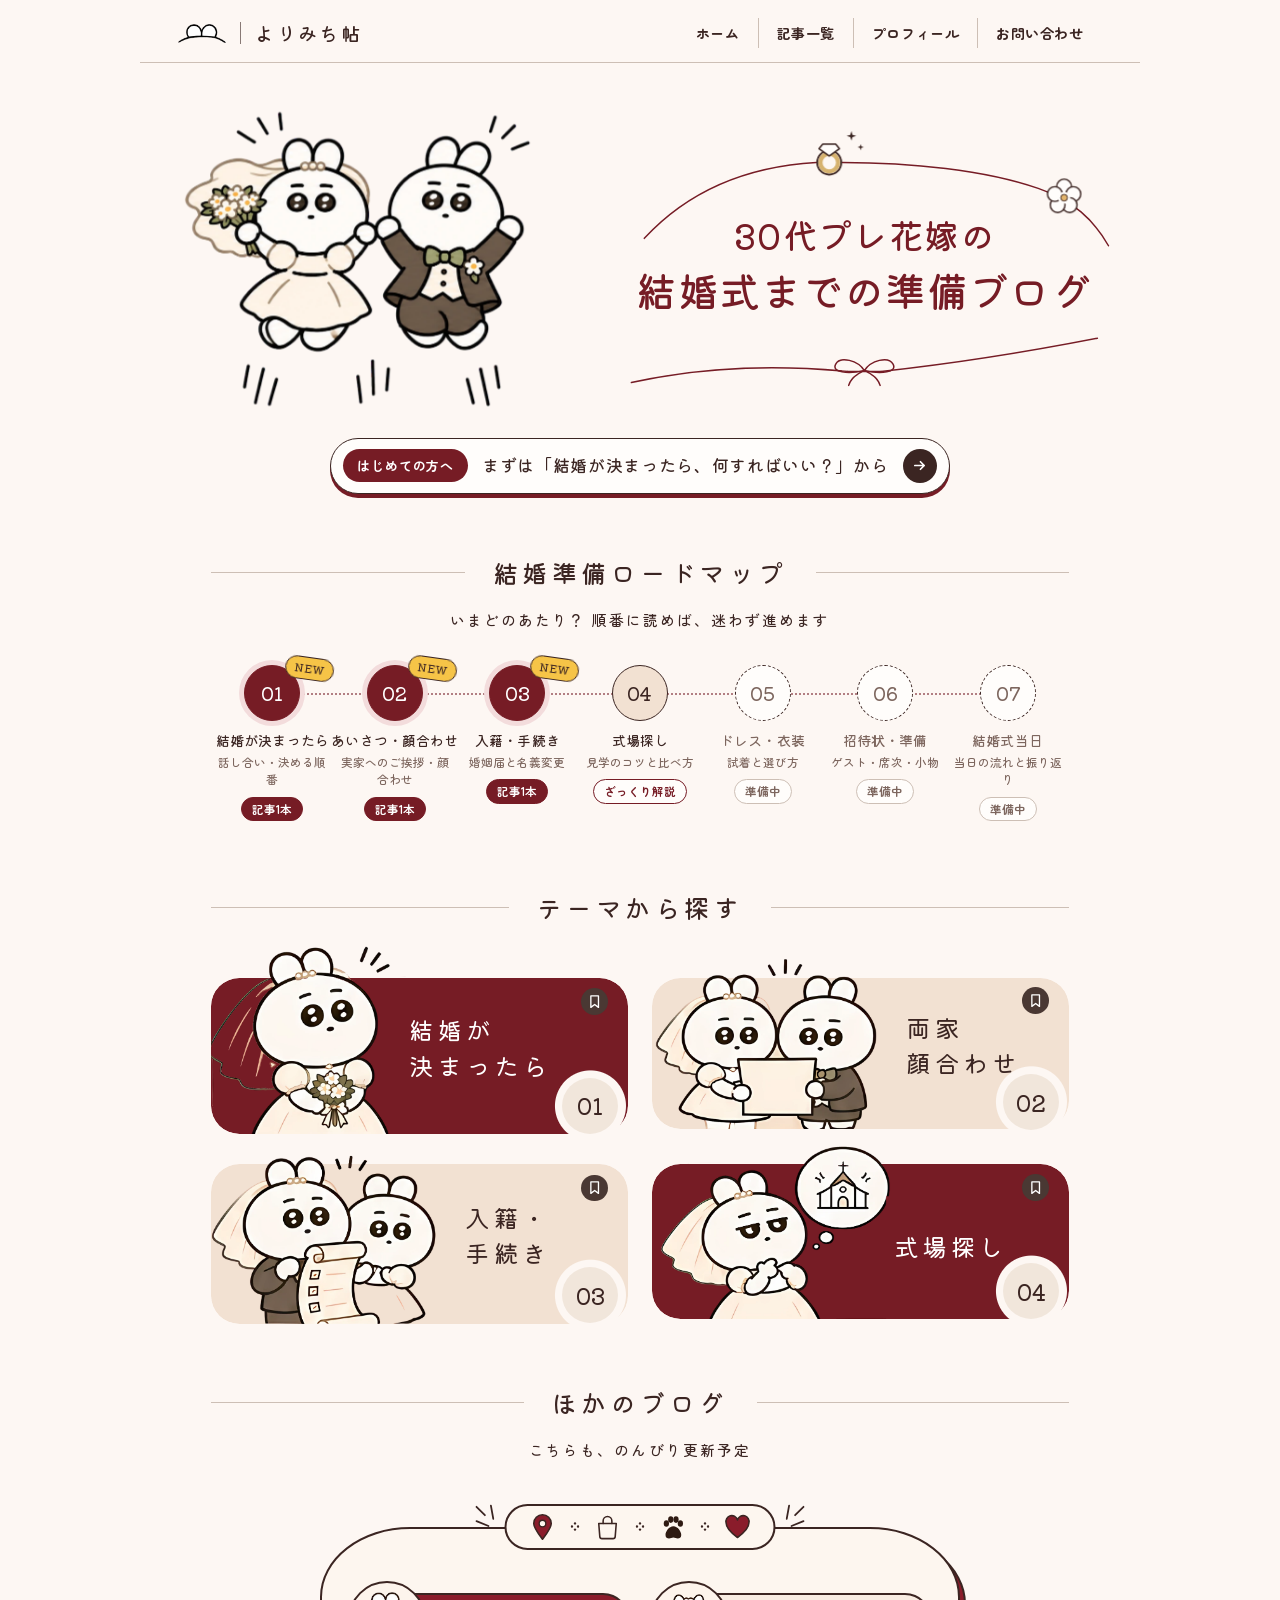
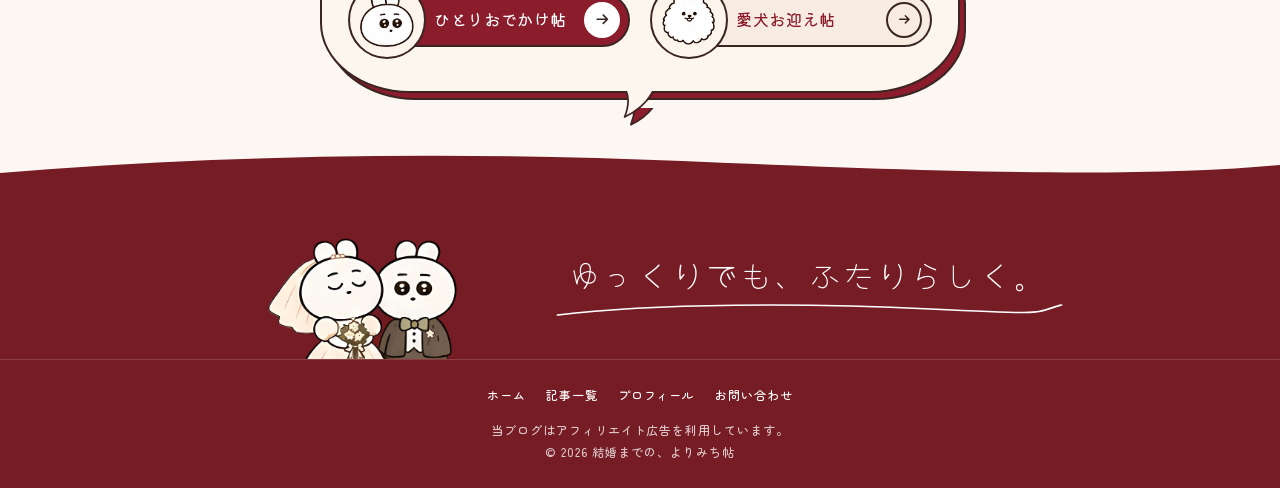
<file: index.html>
<!DOCTYPE html>
<html lang="ja">
<head>
<meta charset="utf-8">
<meta name="viewport" content="width=device-width, initial-scale=1">
<title>結婚までの、よりみち帖｜30代プレ花嫁の結婚式までの準備ブログ</title>
<meta name="description" content="30代プレ花嫁の、結婚式までの準備ブログ。両家顔合わせ、入籍・手続き、式場探しまで、ゆっくりでもふたりらしく。">
<!--
  ▼ほかのブログのリンク差し替えメモ
  「ひとりおでかけ帖」「愛犬お迎え帖」は今は準備中表示です。
  ブログができたら data-soon を消して、href にURLを入れてください。
-->
<link rel="preconnect" href="https://fonts.googleapis.com">
<link rel="preconnect" href="https://fonts.gstatic.com" crossorigin>
<link href="https://fonts.googleapis.com/css2?family=Kiwi+Maru:wght@400;500&family=Zen+Maru+Gothic:wght@500;700&family=Yomogi&display=swap" rel="stylesheet">
<style>
/* VOICE: 30代ふたりの、やさしくて少し上品な結婚準備ノート
   IDEA: 生成りの紙にえんじのインク。花嫁と花婿のうさぎが表紙に立つ
   PICTURE: タイトルをはさんで花嫁うさぎと指輪を差し出す花婿うさぎ。テーマカードからうさぎがはみ出す
   COLOUR and TYPE: 生成り#fdf7f3・えんじ#761c25・ベージュ#f0e4d8・こげ茶／Kiwi Maru見出し＋Zen Maru Gothic本文＋Yomogi手書き
   LAYOUT: ヘッダー → タイトル → はじめての方へ → ロードマップ → テーマから探す → ほかのブログ → えんじの帯 */
:root{color-scheme:light;--bg:#fdf7f3;--ink:#3b2522;--sub:#7d665e;--red:#761c25;--red2:#8e2632;--be:#f2e1d2;--be2:#f1e6db;--line:#cdbfb5}
*{box-sizing:border-box;min-width:0}
html{scroll-behavior:smooth}
body{margin:0;background:var(--bg);color:var(--ink);font:16px/1.8 "Zen Maru Gothic",system-ui,sans-serif;font-weight:500;overflow-x:clip}
img{display:block;max-width:100%;height:auto}
a{color:inherit}
.km{font-family:"Kiwi Maru","Zen Maru Gothic",serif}
.wrap{max-width:960px;margin:0 auto;padding:0 max(4vw,16px)}

/* header */
.hd{max-width:1000px;margin:0 auto;padding:16px max(3vw,16px) 12px;display:flex;align-items:center;justify-content:space-between;gap:10px 24px;flex-wrap:wrap;border-bottom:1px solid var(--line)}
.nav{display:flex;font-size:14px;font-weight:700;letter-spacing:.04em}
.nav a{text-decoration:none;color:var(--ink);white-space:nowrap;padding:4px 18px;border-left:1px solid var(--line);line-height:1.6}
.nav a:first-child{border-left:0}
.nav a:hover{color:var(--red)}
.brand{display:flex;align-items:center;gap:14px;text-decoration:none;font-family:"Kiwi Maru",serif;font-size:19px;letter-spacing:.12em}
.brand img{width:48px;height:auto}
.brand i{width:1px;height:22px;background:var(--ink);opacity:.6}

/* hero */
.hero{max-width:1080px;margin:0 auto;padding:clamp(24px,4vw,44px) max(3vw,16px) 0;display:grid;grid-template-columns:minmax(0,.85fr) minmax(0,1.15fr);align-items:center;gap:0 clamp(8px,3vw,40px)}
@keyframes in{from{opacity:0;transform:translateY(18px)}to{opacity:1;transform:none}}
.stage{position:relative;display:block;width:100%;max-width:400px;justify-self:center;aspect-ratio:860/650;border:0;background:none;padding:0;cursor:pointer;-webkit-tap-highlight-color:transparent}
.stage:focus-visible{outline:2px solid var(--red);outline-offset:6px;border-radius:16px}
.mv{position:absolute;inset:0;display:block}
.fr{position:absolute;height:auto;opacity:0;pointer-events:none}
.fr.on{opacity:1}
.fr.bob{animation:bob .17s ease-in-out infinite alternate}
@keyframes bob{to{translate:0 -2.5%}}
.fr.float{animation:float 2.8s ease-in-out infinite}
@keyframes float{50%{translate:0 -2%}}
.ttl{position:relative;width:100%;max-width:560px;justify-self:center;aspect-ratio:600/300;container-type:inline-size;text-align:center}
.ttl .deco{position:absolute;inset:0;width:100%;height:100%;overflow:visible}
.ttl h1{position:absolute;left:0;right:0;top:32%;margin:0;font-family:"Kiwi Maru",serif;font-weight:500;color:var(--red);line-height:1.5;letter-spacing:.06em;animation:in 1s cubic-bezier(.2,.8,.3,1) .1s both}
.ttl h1 span{display:block;white-space:nowrap}.ttl h1 .l1{font-size:6.2cqw}.ttl h1 .l2{font-size:7.3cqw}
@keyframes in{from{opacity:0;transform:translateY(14px)}to{opacity:1;transform:none}}
.draw path{stroke-dasharray:var(--len,800);stroke-dashoffset:var(--len,800);animation:draw 1.2s cubic-bezier(.6,.1,.3,1) forwards;animation-delay:var(--dd,.4s)}
@keyframes draw{to{stroke-dashoffset:0}}
.ttl .ring{opacity:0;animation:fade .6s .7s forwards}
.ttl .flower{opacity:0;transform-box:view-box;transform-origin:516px 84px;animation:fade .6s 1.2s forwards,spin 14s linear 2s infinite}
@keyframes fade{to{opacity:1}}
@keyframes spin{to{rotate:360deg}}
.ttl .tw{animation:tw 1.8s ease-in-out 1.4s infinite}
@keyframes tw{50%{opacity:.15}}

/* cta */
.cta-wrap{display:flex;justify-content:center;padding:clamp(18px,3vw,28px) 16px 0}
.cta{display:inline-flex;align-items:center;gap:14px;max-width:100%;padding:10px 12px 10px 12px;border:1.5px solid var(--ink);border-radius:99px;background:#fffdfb;text-decoration:none;box-shadow:0 4px 0 var(--red);transition:transform .2s,box-shadow .2s}
.cta:hover{transform:translateY(-2px);box-shadow:0 6px 0 var(--red)}
.cta:active{transform:translateY(3px);box-shadow:0 1px 0 var(--red)}
.cta-tag{flex:none;background:var(--red);color:#fff;font-weight:700;font-size:13px;padding:5px 14px;border-radius:99px;letter-spacing:.06em}
.cta-t{font-family:"Kiwi Maru",serif;font-size:clamp(14px,1.8vw,17px);letter-spacing:.04em;min-width:0}
.cta-t .sm{display:none}
.cta-ar{flex:none;width:34px;height:34px;border-radius:50%;background:var(--ink);color:#fff;display:grid;place-items:center}
.cta-ar svg{width:15px}
.cta:focus-visible{outline:3px solid var(--red);outline-offset:4px}
/* roadmap */
.road{list-style:none;margin:0;padding:6px 0 0;display:grid;grid-template-columns:repeat(var(--n,7),minmax(0,1fr));position:relative}
.road::before{content:"";position:absolute;left:calc(50% / var(--n,7));right:calc(50% / var(--n,7));top:34px;border-top:2px dotted var(--red);opacity:.55}
.road.many{grid-template-columns:repeat(var(--n),118px);overflow-x:auto;scroll-snap-type:x mandatory;padding-bottom:10px}
.road.many>li{scroll-snap-align:start}
.rm-i{position:relative;text-align:center}
.rm-i>a,.rm-i>.rm-c{display:flex;flex-direction:column;align-items:center;gap:4px;padding:0 4px 8px;text-decoration:none;border-radius:12px;transition:transform .25s}
.rm-i>a:hover{transform:translateY(-3px)}
.rm-i>a:focus-visible{outline:3px solid var(--red);outline-offset:3px}
.rm-n{position:relative;z-index:1;width:56px;height:56px;border-radius:50%;display:grid;place-items:center;font-family:"Kiwi Maru",serif;font-size:19px;border:1.5px solid var(--ink);background:#fffdfb;color:var(--ink);margin-bottom:6px}
.rm-i.done .rm-n{background:var(--red);border-color:var(--red);color:#fff;box-shadow:0 0 0 5px #f3dcdc}
.rm-i.part .rm-n{background:var(--be)}
.rm-i.soon .rm-n{border-style:dashed;color:var(--sub)}
.rm-t{font-family:"Kiwi Maru",serif;font-size:14px;letter-spacing:.01em;line-height:1.4;white-space:nowrap}
.rm-s{font-size:11.5px;color:var(--sub);line-height:1.5}
.rm-b{margin-top:4px;font-size:11.5px;font-weight:700;padding:1px 10px;border-radius:99px;border:1px solid var(--line);color:var(--sub);background:#fffdfb;white-space:nowrap}
.rm-b.on{background:var(--red);border-color:var(--red);color:#fff}
.rm-b.part{border-color:var(--red);color:var(--red)}
.rm-i.soon .rm-t,.rm-i.soon .rm-s{color:var(--sub)}
.rm-new{position:absolute;z-index:2;top:-10px;left:50%;margin-left:12px;background:#f6c447;color:var(--ink);font-family:"Kiwi Maru",serif;font-size:11.5px;letter-spacing:.06em;line-height:1;padding:5px 8px 4px;border-radius:99px;border:1.5px solid var(--ink);transform:scale(0) rotate(-20deg);transform-origin:20% 90%}
.rv.on .rm-new{animation:newpop .7s cubic-bezier(.3,1.8,.5,1) .6s forwards,newbob 2.4s ease-in-out 1.6s infinite}
@keyframes newpop{to{transform:scale(1) rotate(8deg)}}
@keyframes newbob{0%,100%{transform:scale(1) rotate(8deg)}50%{transform:scale(1.08) rotate(-4deg)}}
@media(max-width:760px){
  .road,.road.many{grid-template-columns:minmax(0,1fr);gap:2px;max-width:420px;margin:0 auto;overflow:visible}
  .road::before{left:27px;right:auto;top:14px;bottom:14px;border-top:0;border-left:2px dotted var(--red)}
  .rm-i>a,.rm-i>.rm-c{display:grid;grid-template-columns:56px minmax(0,1fr) auto;grid-template-rows:auto auto;column-gap:14px;row-gap:0;text-align:left;align-items:center;padding:6px 0}
  .rm-n{grid-row:1/3;margin:0}
  .rm-t{grid-column:2}.rm-s{grid-column:2}
  .rm-b{grid-column:3;grid-row:1/3;margin:0}
  .rm-t{font-size:15px;white-space:normal}
  .rm-new{top:-8px;left:-6px;margin-left:0}
}
@media(prefers-reduced-motion:reduce){.rm-new{transform:scale(1) rotate(8deg)}}

/* section heads */
.sh{display:flex;align-items:center;gap:28px;margin:clamp(40px,5vw,56px) 0 22px}
.sh::before,.sh::after{content:"";flex:1;height:1px;background:var(--line)}
.sh h2{margin:0;font-family:"Kiwi Maru",serif;font-weight:500;font-size:clamp(20px,2.4vw,25px);letter-spacing:.18em;white-space:nowrap}
.lede{text-align:center;margin:-10px 0 26px;font-size:14.5px;letter-spacing:.14em}

/* new post */
.np{display:flex;align-items:center;justify-content:space-between;gap:16px;min-height:62px;padding:10px 14px 10px 26px;border:1px solid var(--line);border-radius:12px;background:#fffdfb;text-decoration:none;font-size:clamp(15px,1.8vw,18px);letter-spacing:.06em;transition:border-color .3s,box-shadow .3s}
.np:hover{border-color:var(--red);box-shadow:0 10px 24px -18px rgba(118,28,37,.5)}
.arw{flex:none;width:36px;height:36px;border:1.6px solid var(--ink);border-radius:50%;display:grid;place-items:center;transition:transform .3s,background .3s,color .3s}
.arw svg{width:16px;height:16px}
a:hover .arw{transform:translateX(4px);background:var(--red);border-color:var(--red);color:#fff}

/* theme cards */
.themes{display:grid;grid-template-columns:repeat(2,minmax(0,1fr));gap:30px 24px;padding-top:26px}
.tc{position:relative;display:block;aspect-ratio:var(--ar);container-type:inline-size;text-decoration:none;transition:transform .4s cubic-bezier(.2,.8,.3,1)}
.tc .shape{position:absolute;inset:0;border-radius:6.8cqw;background:var(--c);-webkit-mask:radial-gradient(circle at 91% 82%,transparent 8.4cqw,#000 calc(8.4cqw + 1px));mask:radial-gradient(circle at 91% 82%,transparent 8.4cqw,#000 calc(8.4cqw + 1px))}
.tc .ill{position:absolute;left:0;bottom:0;width:var(--w);transform-origin:20% 100%;transition:transform .45s cubic-bezier(.3,1.5,.5,1)}
.tc .ill img{width:100%}
.tc b{position:absolute;left:var(--tx);top:50%;transform:translateY(-62%);font-family:"Kiwi Maru",serif;font-weight:400;font-size:5.9cqw;line-height:1.45;letter-spacing:.14em;color:var(--t)}
.tc .no{position:absolute;left:91%;top:82%;width:13.4cqw;height:13.4cqw;margin:-6.7cqw 0 0 -6.7cqw;border-radius:50%;background:var(--be2);display:grid;place-items:center;font-family:"Kiwi Maru",serif;font-size:5.4cqw;color:var(--ink);transition:transform .35s cubic-bezier(.3,1.6,.5,1)}
.tc .bm{position:absolute;left:92%;top:15%;width:6.4cqw;height:6.4cqw;margin:-3.2cqw 0 0 -3.2cqw;border-radius:50%;background:#4a3833;display:grid;place-items:center}
.tc .bm svg{width:3.2cqw;height:3.2cqw}
.tc:hover{transform:translateY(-4px)}
.tc:hover .ill{transform:translateY(-3%) rotate(-1.5deg)}
.tc:hover .no{transform:rotate(-12deg) scale(1.06)}
.tc:focus-visible{outline:3px solid var(--red);outline-offset:4px;border-radius:7cqw}
.t1{--ar:439/164;--c:var(--red);--t:#fff;--w:47.15%;--tx:47.5%}
.t2{--ar:452/164;--c:var(--be);--t:var(--ink);--w:54.65%;--tx:61%}
.t3{--ar:439/168;--c:var(--be);--t:var(--ink);--w:55.81%;--tx:61%}
.t4{--ar:450/167;--c:var(--red);--t:#fff;--w:60.22%;--tx:58%}
.t4 b{top:56%}

/* other blogs */
.ob-bub{position:relative;max-width:640px;margin:64px auto 70px;padding:54px clamp(14px,3vw,28px) 34px;border-radius:90px/70px;isolation:isolate}
.ob-bub::before,.ob-bub::after{content:"";position:absolute;inset:0;border:2.5px solid var(--ink);border-radius:inherit}
.ob-bub::before{transform:translate(6px,7px);background:#8a1c2b;z-index:-2}
.ob-bub::after{background:#fdf6ef;z-index:-1}
.ob-tab{position:absolute;left:50%;top:0;transform:translate(-50%,-50%);display:flex;align-items:center;gap:10px}
.ob-tab .pill{display:flex;align-items:center;gap:clamp(8px,1.4vw,14px);background:#fdf6ef;border:2px solid var(--ink);border-radius:99px;padding:7px clamp(14px,2vw,22px)}
.ob-tab .ic{width:clamp(22px,2.6vw,28px);height:auto;animation:hop 3.2s ease-in-out infinite}
.ob-tab .ic:nth-of-type(2){animation-delay:.25s}.ob-tab .ic:nth-of-type(3){animation-delay:.5s}.ob-tab .ic:nth-of-type(4){animation-delay:.75s}
@keyframes hop{0%,30%,100%{transform:none}12%{transform:translateY(-7px) rotate(-6deg)}}
.ob-tab .sep{width:9px;flex:none}
.ob-tab .mk{width:clamp(26px,3.2vw,36px);flex:none;margin-bottom:20px;animation:blink 1.6s ease-in-out infinite}
.ob-tab .mkR{animation-delay:.8s}
@keyframes blink{50%{opacity:.25}}
.ob-list{display:grid;grid-template-columns:repeat(2,minmax(0,1fr));gap:14px clamp(12px,2vw,20px)}
.obp{display:flex;align-items:center;text-decoration:none;cursor:pointer}
.obp .av{position:relative;z-index:2;flex:none;width:clamp(64px,8vw,78px);aspect-ratio:1;border-radius:50%;border:2px solid var(--ink);background:#fdf4ec;display:grid;place-items:center;transition:transform .4s cubic-bezier(.3,1.6,.5,1)}
.obp .av img{width:74%;height:auto}
.obp .bar{flex:1;min-width:0;margin-left:-18px;height:clamp(46px,5.4vw,54px);display:flex;align-items:center;justify-content:space-between;gap:10px;padding:0 8px 0 26px;border:2px solid var(--ink);border-left:0;border-radius:0 99px 99px 0}
.obp b{font-family:"Kiwi Maru",serif;font-weight:500;font-size:clamp(14px,1.5vw,16px);letter-spacing:.04em;white-space:nowrap}
.obp .ar{flex:none;width:clamp(30px,3.4vw,36px);aspect-ratio:1;border-radius:50%;display:grid;place-items:center;transition:transform .3s}
.obp .ar svg{width:46%}
.obp.dark .bar{background:#8a1c2b;color:#fff}.obp.dark .ar{background:#fff;color:var(--ink)}
.obp.light .bar{background:#f8ece2;color:#8a1c2b}.obp.light .ar{border:2px solid var(--ink);color:var(--ink)}
.obp:hover .av{transform:rotate(-8deg) scale(1.05)}
.obp:hover .ar{transform:translateX(5px)}
.obp:focus-visible{outline:3px solid var(--red);outline-offset:4px;border-radius:99px}
.tail{position:absolute;left:50%;bottom:-31px;width:56px;margin-left:-28px;overflow:visible;z-index:1}

/* footer band */
.band{position:relative;margin-top:clamp(64px,8vw,96px);background:var(--red);color:#fff}
.band .wave{position:absolute;left:0;top:-38px;width:100%;height:40px}
.band-in{max-width:1000px;margin:0 auto;padding:0 max(4vw,16px);display:grid;grid-template-columns:minmax(0,.9fr) minmax(0,1.3fr);align-items:end;gap:20px;min-height:170px}
.band-in img{width:min(100%,230px);justify-self:center;align-self:end}
.band-in .msg{align-self:center;padding:24px 0}
.band-in .msg p{margin:0;font-family:Yomogi,cursive;font-size:clamp(20px,2.8vw,30px);letter-spacing:.14em;white-space:nowrap;position:relative;display:inline-block}
.band-in .msg svg{position:absolute;left:-4%;bottom:-18px;width:108%;height:18px;overflow:visible}
.foot{background:var(--red);color:rgba(255,255,255,.75);text-align:center;font-size:12px;letter-spacing:.08em;padding:18px 16px 26px;border-top:1px solid rgba(255,255,255,.15)}
.foot nav{display:flex;flex-wrap:wrap;justify-content:center;gap:2px 20px;margin-bottom:8px}
.foot nav a{text-decoration:none;color:#fff;padding:6px 0}

.toast{position:fixed;left:50%;bottom:24px;transform:translate(-50%,160%);visibility:hidden;background:#fffdfb;color:var(--ink);border-radius:99px;padding:8px 22px 8px 8px;display:flex;align-items:center;gap:12px;font-size:14px;z-index:50;box-shadow:0 0 0 1px var(--line),0 14px 30px -12px rgba(59,37,34,.4);transition:transform .4s cubic-bezier(.2,.9,.3,1.1);max-width:calc(100vw - 32px)}
.toast img{width:40px}
.toast.show{transform:translate(-50%,0);visibility:visible}

.rv{opacity:0;transform:translateY(20px);transition:opacity .8s,transform .8s cubic-bezier(.2,.8,.3,1);transition-delay:var(--rd,0s)}
.rv.on{opacity:1;transform:none}

@media(max-width:760px){
  .hd{flex-direction:column;align-items:flex-start}
  .nav{width:100%;font-size:clamp(11.5px,3.5vw,14px);letter-spacing:0}.nav a{flex:1 1 auto;text-align:center;padding:4px 2px}
  .hero{grid-template-columns:minmax(0,1fr)}
  .ttl{order:-1;max-width:440px;margin-top:10px}
  .stage{width:min(68%,280px);margin-top:14px}
  .themes{grid-template-columns:minmax(0,1fr);gap:34px}
  .ob-bub{border-radius:40px/34px;padding:46px 14px 30px;margin:56px auto 70px}
  .ob-list{grid-template-columns:minmax(0,1fr)}
  .ob-tab .pill{padding:9px 16px;gap:8px}.ob-tab .mk{display:none}
  .band-in{grid-template-columns:minmax(0,1fr);text-align:center;min-height:0}
  .band-in .msg{order:-1;padding:34px 0 18px}
  .band-in img{width:190px}
  .band-in .msg p{font-size:clamp(16px,5.2vw,24px);letter-spacing:.1em}
}
@media(prefers-reduced-motion:reduce){
  *,*::before,*::after{animation:none!important;transition:none!important}
  .draw path{stroke-dashoffset:0}.rv{opacity:1;transform:none}html{scroll-behavior:auto}
}
</style>
</head>
<body>

<header class="hd">
  <a class="brand" href="index.html"><img src="img/logo.webp" alt=""><i></i>よりみち帖</a>
  <nav class="nav" aria-label="グローバル"><a href="index.html">ホーム</a><a href="index.html#posts">記事一覧</a><a href="index.html#about">プロフィール</a><a href="index.html#contact">お問い合わせ</a></nav>
</header>

<section class="hero" aria-label="メインビジュアル">
  <button class="stage" id="stage" type="button" aria-label="ふたりをもう一回走らせる">
    <span class="mv" id="mv">
      <img class="fr f-run" id="fRun" src="img/hr_run.webp" alt="" style="left:9.07%;top:20.31%;width:81.86%">
      <img class="fr f-stop" id="fStop" src="img/hr_stop.webp" alt="" style="left:19.3%;top:18.31%;width:75.35%">
      <img class="fr f-jump" id="fJump" src="img/hr_jump.webp" alt="花嫁と花婿のうさぎ" style="left:10.35%;top:1.69%;width:86.28%">
    </span>
  </button>
  <div class="ttl">
    <svg class="deco" viewBox="0 0 600 300" aria-hidden="true">
      <g class="draw" fill="none" stroke="#761c25" stroke-width="1.6" stroke-linecap="round">
        <path style="--len:640;--dd:.4s" d="M62 128C112 74 178 50 248 46"/>
        <path style="--len:640;--dd:.75s" d="M276 46C350 46 430 54 488 74c38 13 60 34 76 62"/>
        <path style="--len:700;--dd:1s" d="M48 284C120 268 200 264 282 272"/>
        <path style="--len:700;--dd:1.15s" d="M318 272C392 264 470 252 552 236"/>
        <path style="--len:200;--dd:1.5s" d="M300 271c-7-11-26-16-31-7s13 11 31 7c-9 4-15 9-17 16M300 271c7-11 26-16 31-7s-13 11-31 7c9 4 15 9 17 16M282 272h36"/>
      </g>
      <g class="ring">
        <circle cx="262" cy="46" r="13" fill="none" stroke="#3b2522" stroke-width="2"/>
        <circle cx="262" cy="46" r="9.5" fill="none" stroke="#d6b26e" stroke-width="4.5"/>
        <path d="M255 26h14l4 5-11 8-11-8z" fill="#fffdfb" stroke="#3b2522" stroke-width="1.6" stroke-linejoin="round"/>
        <path class="tw" d="M286 12l1.2 4 4 1.2-4 1.2-1.2 4-1.2-4-4-1.2 4-1.2zM296 26l.8 2.6 2.6.8-2.6.8-.8 2.6-.8-2.6-2.6-.8 2.6-.8z" fill="#3b2522"/>
      </g>
      <g class="flower"><g fill="#fffdfb" stroke="#3b2522" stroke-width="1.5"><circle cx="516" cy="72" r="8"/><circle cx="526" cy="80" r="8"/><circle cx="522" cy="92" r="8"/><circle cx="509" cy="92" r="8"/><circle cx="506" cy="80" r="8"/></g><circle cx="516" cy="84" r="6.5" fill="#fffdfb"/><circle cx="516" cy="84" r="3.6" fill="#e3b56d" stroke="#3b2522" stroke-width="1"/></g>
    </svg>
    <h1><span class="l1">30代プレ花嫁の</span><span class="l2">結婚式までの準備ブログ</span></h1>
  </div>
</section>
<div class="cta-wrap"><a class="cta" href="article.html"><span class="cta-tag">はじめての方へ</span><span class="cta-t"><span class="lg">まずは「結婚が決まったら、何すればいい？」から</span><span class="sm">まずはこの記事から</span></span><span class="cta-ar" aria-hidden="true"><svg viewBox="0 0 16 16"><path d="M3 8h10M9 4l4 4-4 4" fill="none" stroke="currentColor" stroke-width="1.8" stroke-linecap="round" stroke-linejoin="round"/></svg></span></a></div>


<main class="wrap">
  <div class="rv" id="posts">
    <div class="sh"><h2>結婚準備ロードマップ</h2></div>
    <p class="lede">いまどのあたり？ 順番に読めば、迷わず進めます</p>
    <!--
      ▼記事を追加するとき：下の script の POSTS に1行足すだけ
        {stage:'02', title:'記事タイトル', url:'記事のURL', date:'2026-12-05'},
      ・公開から14日間は、その段階に「NEW」が出ます
      ・段階を増やす／名前を変えるときは STAGES を編集
    -->
    <ol class="road" id="road"></ol>
  </div>

  <div class="rv">
    <div class="sh"><h2>テーマから探す</h2></div>
    <div class="themes">
      <a class="tc t1" href="article.html"><span class="shape"></span><span class="ill"><img src="img/c1.webp" alt=""></span><b>結婚が<br>決まったら</b><span class="bm"><svg viewBox="0 0 12 14"><path d="M2 1h8v12L6 10l-4 3z" fill="none" stroke="#fff" stroke-width="1.4" stroke-linejoin="round"/></svg></span><span class="no">01</span></a>
      <a class="tc t2" href="article.html#s5"><span class="shape"></span><span class="ill"><img src="img/c2.webp" alt=""></span><b>両家<br>顔合わせ</b><span class="bm"><svg viewBox="0 0 12 14"><path d="M2 1h8v12L6 10l-4 3z" fill="none" stroke="#fff" stroke-width="1.4" stroke-linejoin="round"/></svg></span><span class="no">02</span></a>
      <a class="tc t3" href="konin.html"><span class="shape"></span><span class="ill"><img src="img/c3.webp" alt=""></span><b>入籍・<br>手続き</b><span class="bm"><svg viewBox="0 0 12 14"><path d="M2 1h8v12L6 10l-4 3z" fill="none" stroke="#fff" stroke-width="1.4" stroke-linejoin="round"/></svg></span><span class="no">03</span></a>
      <a class="tc t4" href="article.html#s7"><span class="shape"></span><span class="ill"><img src="img/c4.webp" alt=""></span><b>式場探し</b><span class="bm"><svg viewBox="0 0 12 14"><path d="M2 1h8v12L6 10l-4 3z" fill="none" stroke="#fff" stroke-width="1.4" stroke-linejoin="round"/></svg></span><span class="no">04</span></a>
    </div>
  </div>

  <div class="rv">
    <div class="sh"><h2>ほかのブログ</h2></div>
    <p class="lede">こちらも、のんびり更新予定</p>
    <div class="ob-bub">
      <div class="ob-tab" aria-hidden="true">
        <svg class="mk mkL" viewBox="0 0 60 50"><path d="M50 40 30 32M44 22 30 8M58 28 54 6" stroke="#3b2522" stroke-width="3" stroke-linecap="round"/></svg>
        <span class="pill">
          <svg class="ic" viewBox="0 0 32 32"><path d="M16 30c-6-8-10-13-10-18a10 10 0 0 1 20 0c0 5-4 10-10 18z" fill="#8a1c2b" stroke="#3b2522" stroke-width="1.8" stroke-linejoin="round"/><circle cx="16" cy="12" r="3.8" fill="#fdf6ef" stroke="#3b2522" stroke-width="1.6"/></svg><svg class="sep" viewBox="0 0 10 10" aria-hidden="true"><g fill="#3b2522"><circle cx="5" cy="1.6" r="1.3"/><circle cx="5" cy="8.4" r="1.3"/><circle cx="1.6" cy="5" r="1.3"/><circle cx="8.4" cy="5" r="1.3"/></g></svg>
          <svg class="ic" viewBox="0 0 32 32"><path d="M6 12h20l-1.2 15a2.5 2.5 0 0 1-2.5 2.3H9.7a2.5 2.5 0 0 1-2.5-2.3z" fill="#fdf6ef" stroke="#3b2522" stroke-width="1.8" stroke-linejoin="round"/><path d="M11 12V9a5 5 0 0 1 10 0v3" fill="none" stroke="#3b2522" stroke-width="1.8" stroke-linecap="round"/></svg><svg class="sep" viewBox="0 0 10 10" aria-hidden="true"><g fill="#3b2522"><circle cx="5" cy="1.6" r="1.3"/><circle cx="5" cy="8.4" r="1.3"/><circle cx="1.6" cy="5" r="1.3"/><circle cx="8.4" cy="5" r="1.3"/></g></svg>
          <svg class="ic" viewBox="0 0 32 32"><g fill="#2e1a12"><ellipse cx="9" cy="12" rx="3" ry="3.8"/><ellipse cx="14" cy="7.5" rx="3" ry="3.8"/><ellipse cx="20" cy="7.5" rx="3" ry="3.8"/><ellipse cx="25" cy="12" rx="3" ry="3.8"/><path d="M17 15c5 0 9 6 9 10 0 3-2 4-4 4-2 0-3-1-5-1s-3 1-5 1-4-1-4-4c0-4 4-10 9-10z"/></g></svg><svg class="sep" viewBox="0 0 10 10" aria-hidden="true"><g fill="#3b2522"><circle cx="5" cy="1.6" r="1.3"/><circle cx="5" cy="8.4" r="1.3"/><circle cx="1.6" cy="5" r="1.3"/><circle cx="8.4" cy="5" r="1.3"/></g></svg>
          <svg class="ic" viewBox="0 0 32 32"><path d="M16 28C7 21.5 3 17 3 11.5A6.5 6.5 0 0 1 16 8a6.5 6.5 0 0 1 13 3.5C29 17 25 21.5 16 28z" fill="#8a1c2b" stroke="#3b2522" stroke-width="1.8" stroke-linejoin="round"/></svg>
        </span>
        <svg class="mk mkR" viewBox="0 0 60 50"><path d="M10 40 30 32M16 22 30 8M2 28 6 6" stroke="#3b2522" stroke-width="3" stroke-linecap="round"/></svg>
      </div>
      <div class="ob-list">
        <a class="obp dark" href="#odekake" data-soon="ひとりおでかけ帖"><span class="av"><img src="img/ob_rabbit.webp" alt=""></span><span class="bar"><b>ひとりおでかけ帖</b><span class="ar"><svg viewBox="0 0 16 16"><path d="M3 8h10M9 4l4 4-4 4" fill="none" stroke="currentColor" stroke-width="1.6" stroke-linecap="round" stroke-linejoin="round"/></svg></span></span></a>
        <a class="obp light" href="#dog" data-soon="愛犬お迎え帖"><span class="av"><img src="img/ob_dog.webp" alt=""></span><span class="bar"><b>愛犬お迎え帖</b><span class="ar"><svg viewBox="0 0 16 16"><path d="M3 8h10M9 4l4 4-4 4" fill="none" stroke="currentColor" stroke-width="1.6" stroke-linecap="round" stroke-linejoin="round"/></svg></span></span></a>
      </div>
      <svg class="tail" viewBox="0 0 80 60" aria-hidden="true"><defs><clipPath id="tc"><rect x="-10" y="15" width="100" height="60"/></clipPath><clipPath id="tc2"><rect x="-10" y="26" width="100" height="60"/></clipPath></defs><path clip-path="url(#tc2)" d="M14 -4C24 12 26 30 18 50 40 40 56 22 66 -4z" fill="#8a1c2b" stroke="#3b2522" stroke-width="2.5" stroke-linejoin="round" transform="translate(9 11)"/><path d="M14 -8C24 12 26 30 18 50 40 40 56 22 66 -8z" fill="#fdf6ef"/><path clip-path="url(#tc)" d="M14 2C24 14 26 30 18 50 40 40 56 22 66 2" fill="none" stroke="#3b2522" stroke-width="2.5" stroke-linejoin="round" stroke-linecap="round"/></svg>
    </div>
  </div>
</main>

<footer id="about">
  <span id="contact"></span>
  <div class="band">
    <svg class="wave" viewBox="0 0 1200 40" preserveAspectRatio="none" aria-hidden="true"><path d="M0 40V22C200 4 420 0 640 10s420 18 560 4V40z" fill="#761c25"/></svg>
    <div class="band-in">
      <img src="img/f_pair.webp" alt="花嫁と花婿のうさぎ">
      <div class="msg"><p>ゆっくりでも、ふたりらしく。<svg class="draw" viewBox="0 0 300 18" preserveAspectRatio="none" aria-hidden="true"><path style="--len:340;--dd:.2s" d="M4 14C60 2 150 2 220 8s60 4 76-4" fill="none" stroke="#fff" stroke-width="1.6" stroke-linecap="round"/></svg></p></div>
    </div>
  </div>
  <div class="foot">
    <nav aria-label="フッター"><a href="index.html">ホーム</a><a href="index.html#posts">記事一覧</a><a href="index.html#about">プロフィール</a><a href="index.html#contact">お問い合わせ</a></nav>
    <div>当ブログはアフィリエイト広告を利用しています。</div>
    <div>© 2026 結婚までの、よりみち帖</div>
  </div>
</footer>

<div class="toast" id="toast" role="status" aria-live="polite"><img src="img/ob_rabbit.webp" alt=""><span id="toastx"></span></div>

<script>
{
  /* hero: run -> stop -> jump */
  const fr={run:document.getElementById('fRun'),stop:document.getElementById('fStop'),jump:document.getElementById('fJump')};
  const mv=document.getElementById('mv'),stage=document.getElementById('stage');
  const rm=matchMedia('(prefers-reduced-motion: reduce)').matches;
  const show=k=>{for(const n in fr){fr[n].classList.toggle('on',n===k);fr[n].classList.remove('bob','float')}};
  let timers=[],idle;
  const hop=()=>fr.jump.animate([{transform:'translateY(0) scale(1,.96)'},{transform:'translateY(-9%) scale(1,1.02)',offset:.4},{transform:'translateY(0) scale(1,.97)',offset:.75},{transform:'translateY(0)'}],{duration:620,easing:'ease-out'});
  const play=()=>{
    timers.forEach(clearTimeout);timers=[];clearInterval(idle);
    if(rm){show('jump');return}
    show('run');fr.run.classList.add('bob');
    mv.animate([{transform:'translateX(-75%)'},{transform:'translateX(0)'}],{duration:1150,easing:'cubic-bezier(.3,.6,.4,1)',fill:'both'});
    timers.push(setTimeout(()=>{show('stop');mv.animate([{transform:'translateX(0)'},{transform:'translateX(3%)'},{transform:'translateX(0)'}],{duration:380,easing:'ease-out'});
      fr.stop.animate([{transform:'rotate(0)'},{transform:'rotate(-2deg)'},{transform:'rotate(1deg)'},{transform:'rotate(0)'}],{duration:420})},1150));
    timers.push(setTimeout(()=>{show('jump');hop();timers.push(setTimeout(hop,700));timers.push(setTimeout(()=>{fr.jump.classList.add('float');idle=setInterval(hop,6500)},1400))},1900));
  };
  stage.addEventListener('click',play);
  Promise.all(Object.values(fr).map(i=>i.decode?i.decode().catch(()=>{}):0)).then(()=>setTimeout(play,250));

  /* roadmap (data) */
  const STAGES=[
    {no:'01',t:'結婚が決まったら',s:'話し合い・決める順番'},
    {no:'02',t:'あいさつ・顔合わせ',s:'実家へのご挨拶・顔合わせ',peek:'article.html#s5'},
    {no:'03',t:'入籍・手続き',s:'婚姻届と名義変更',peek:'article.html#s6'},
    {no:'04',t:'式場探し',s:'見学のコツと比べ方',peek:'article.html#s7'},
    {no:'05',t:'ドレス・衣装',s:'試着と選び方'},
    {no:'06',t:'招待状・準備',s:'ゲスト・席次・小物'},
    {no:'07',t:'結婚式当日',s:'当日の流れと振り返り'}
  ];
  const POSTS=[
    {stage:'01',title:'結婚が決まったら、何すればいい？',url:'article.html',date:'2026-11-25'},
    {stage:'03',title:'婚姻届は顔合わせ前に提出。8月8日入籍で私がやらかしたこと',url:'konin.html',date:'2026-11-26'},
    {stage:'02',title:'付き合って3年、はじめて彼の実家へ',url:'aisatsu.html',date:'2026-11-26'}
  ];
  const NEW_DAYS=14;
  {
    const road=document.getElementById('road'),now=Date.now();
    const e=t=>String(t).replace(/[&<>"']/g,c=>({'&':'&amp;','<':'&lt;','>':'&gt;','"':'&quot;',"'":'&#39;'}[c]));
    road.style.setProperty('--n',STAGES.length);
    if(STAGES.length>8)road.classList.add('many');
    road.innerHTML=STAGES.map(st=>{
      const ps=POSTS.filter(p=>p.stage===st.no).sort((a,b)=>b.date.localeCompare(a.date));
      const isNew=ps.some(p=>(now-new Date(p.date+'T00:00:00+09:00'))/864e5<NEW_DAYS);
      const neu=isNew?'<span class="rm-new">NEW</span>':'';
      const body=`<span class="rm-n">${e(st.no)}</span><span class="rm-t">${e(st.t)}</span><span class="rm-s">${e(st.s)}</span>`;
      if(ps.length){
        const href=ps.length===1?ps[0].url:(st.page||ps[0].url);
        return `<li class="rm-i done">${neu}<a href="${e(href)}" aria-label="${e(st.no+' '+st.t+'（記事'+ps.length+'本）')}">${body}<span class="rm-b on">記事${ps.length}本</span></a></li>`;
      }
      if(st.peek) return `<li class="rm-i part"><a href="${e(st.peek)}">${body}<span class="rm-b part">ざっくり解説</span></a></li>`;
      return `<li class="rm-i soon"><span class="rm-c">${body}<span class="rm-b">準備中</span></span></li>`;
    }).join('');
  }

  const toast=document.getElementById('toast'),tx=document.getElementById('toastx');let tt;
  document.addEventListener('click',e=>{const a=e.target.closest('[data-soon]');if(!a)return;e.preventDefault();
    tx.textContent=a.dataset.soon+'は準備中です。もうすこし待っててね';toast.classList.add('show');clearTimeout(tt);tt=setTimeout(()=>toast.classList.remove('show'),2600)});

  const band=document.querySelector('.band .draw path');band.style.animationPlayState='paused';
  const io=new IntersectionObserver(es=>es.forEach(e=>{if(!e.isIntersecting)return;e.target.classList.add('on');e.target.querySelectorAll('.draw path').forEach(p=>p.style.animationPlayState='running');io.unobserve(e.target)}),{threshold:0,rootMargin:'0px 0px -40px 0px'});
  document.querySelectorAll('.rv,.band').forEach(el=>io.observe(el));
}
</script>
</body>
</html>
</file>
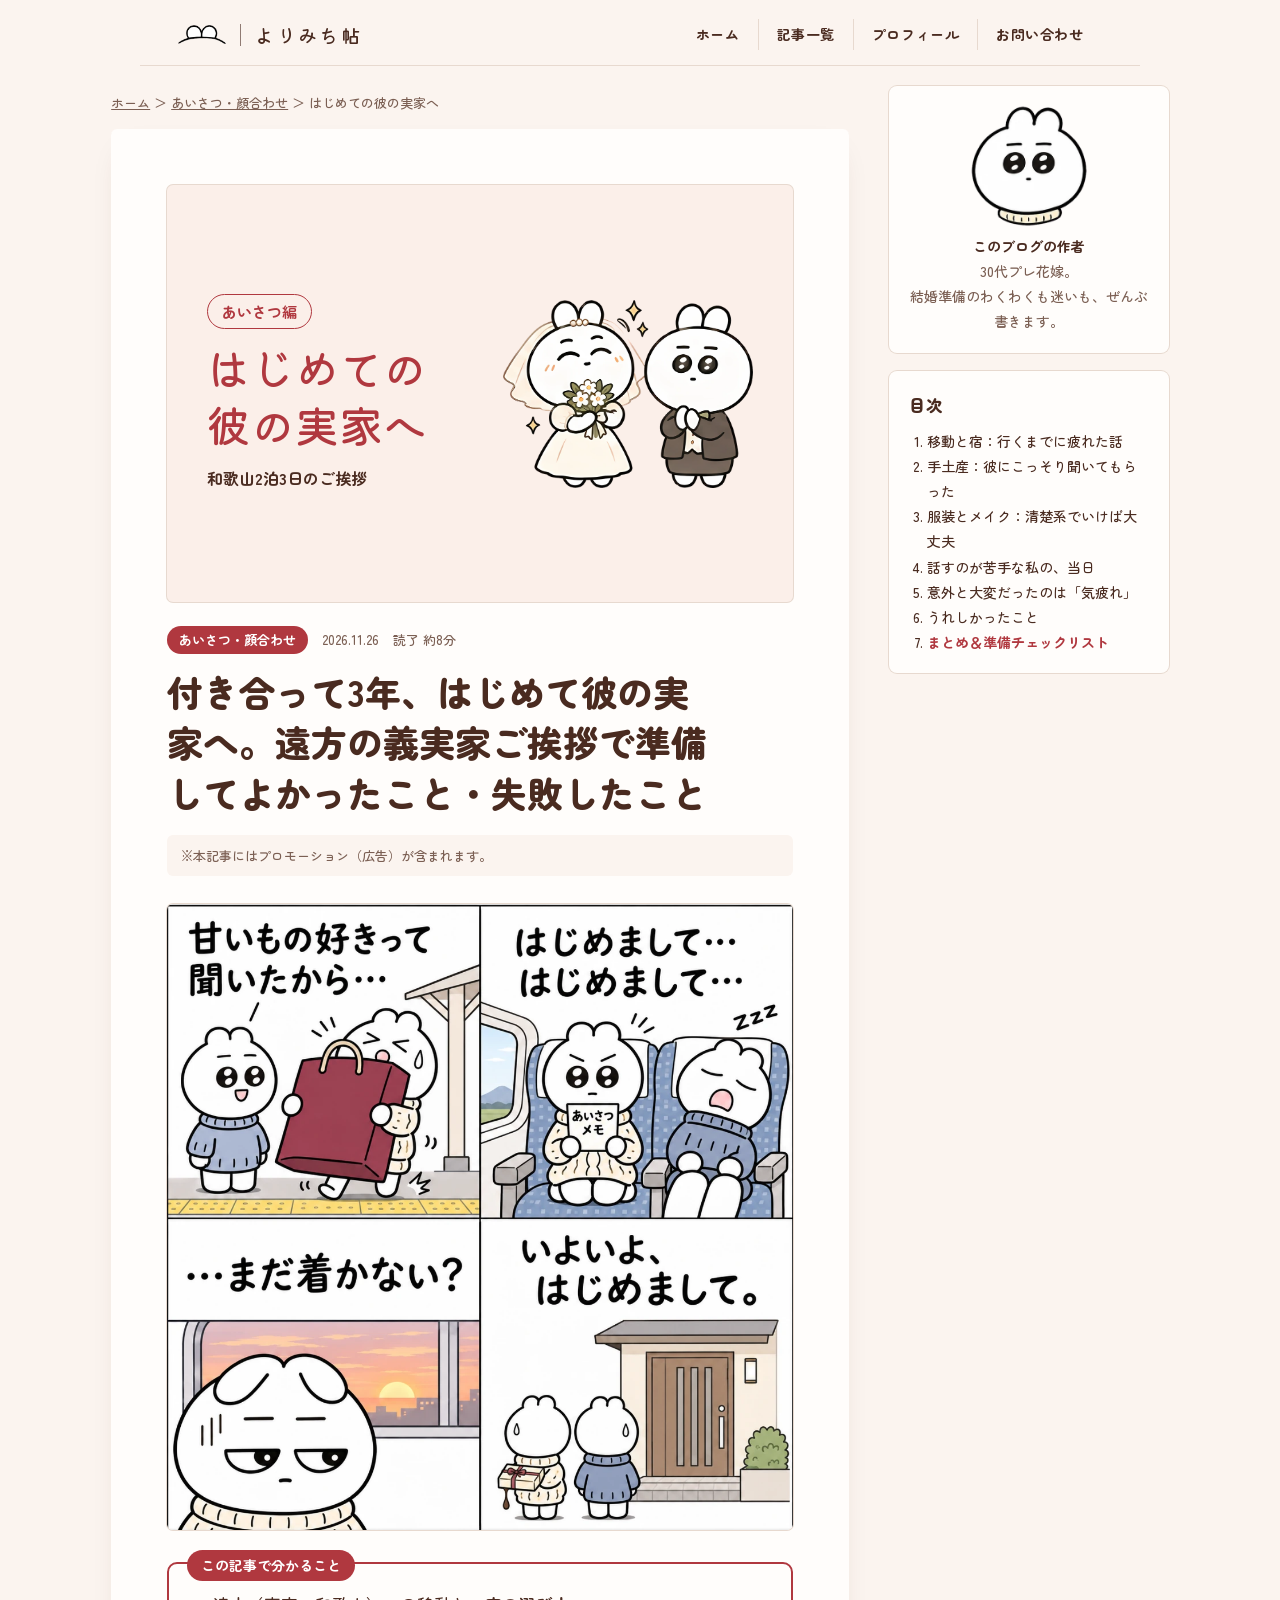
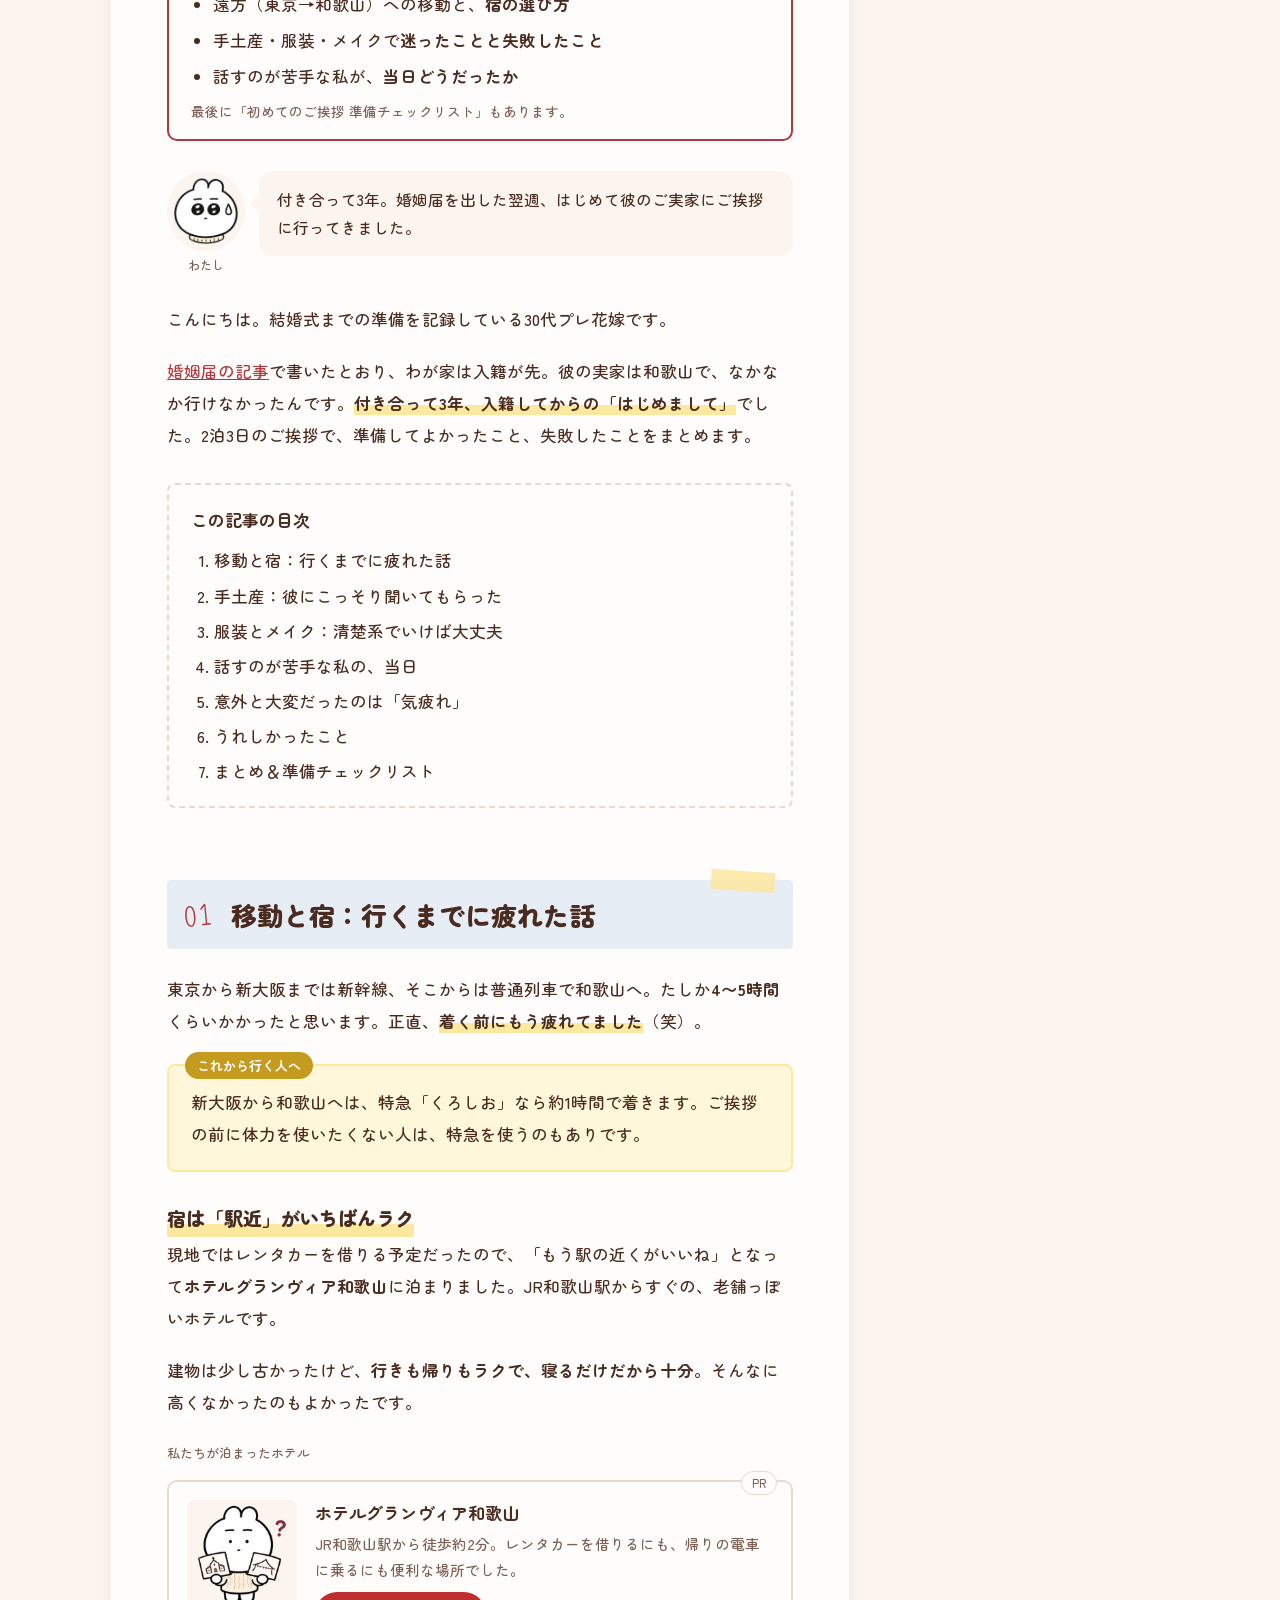
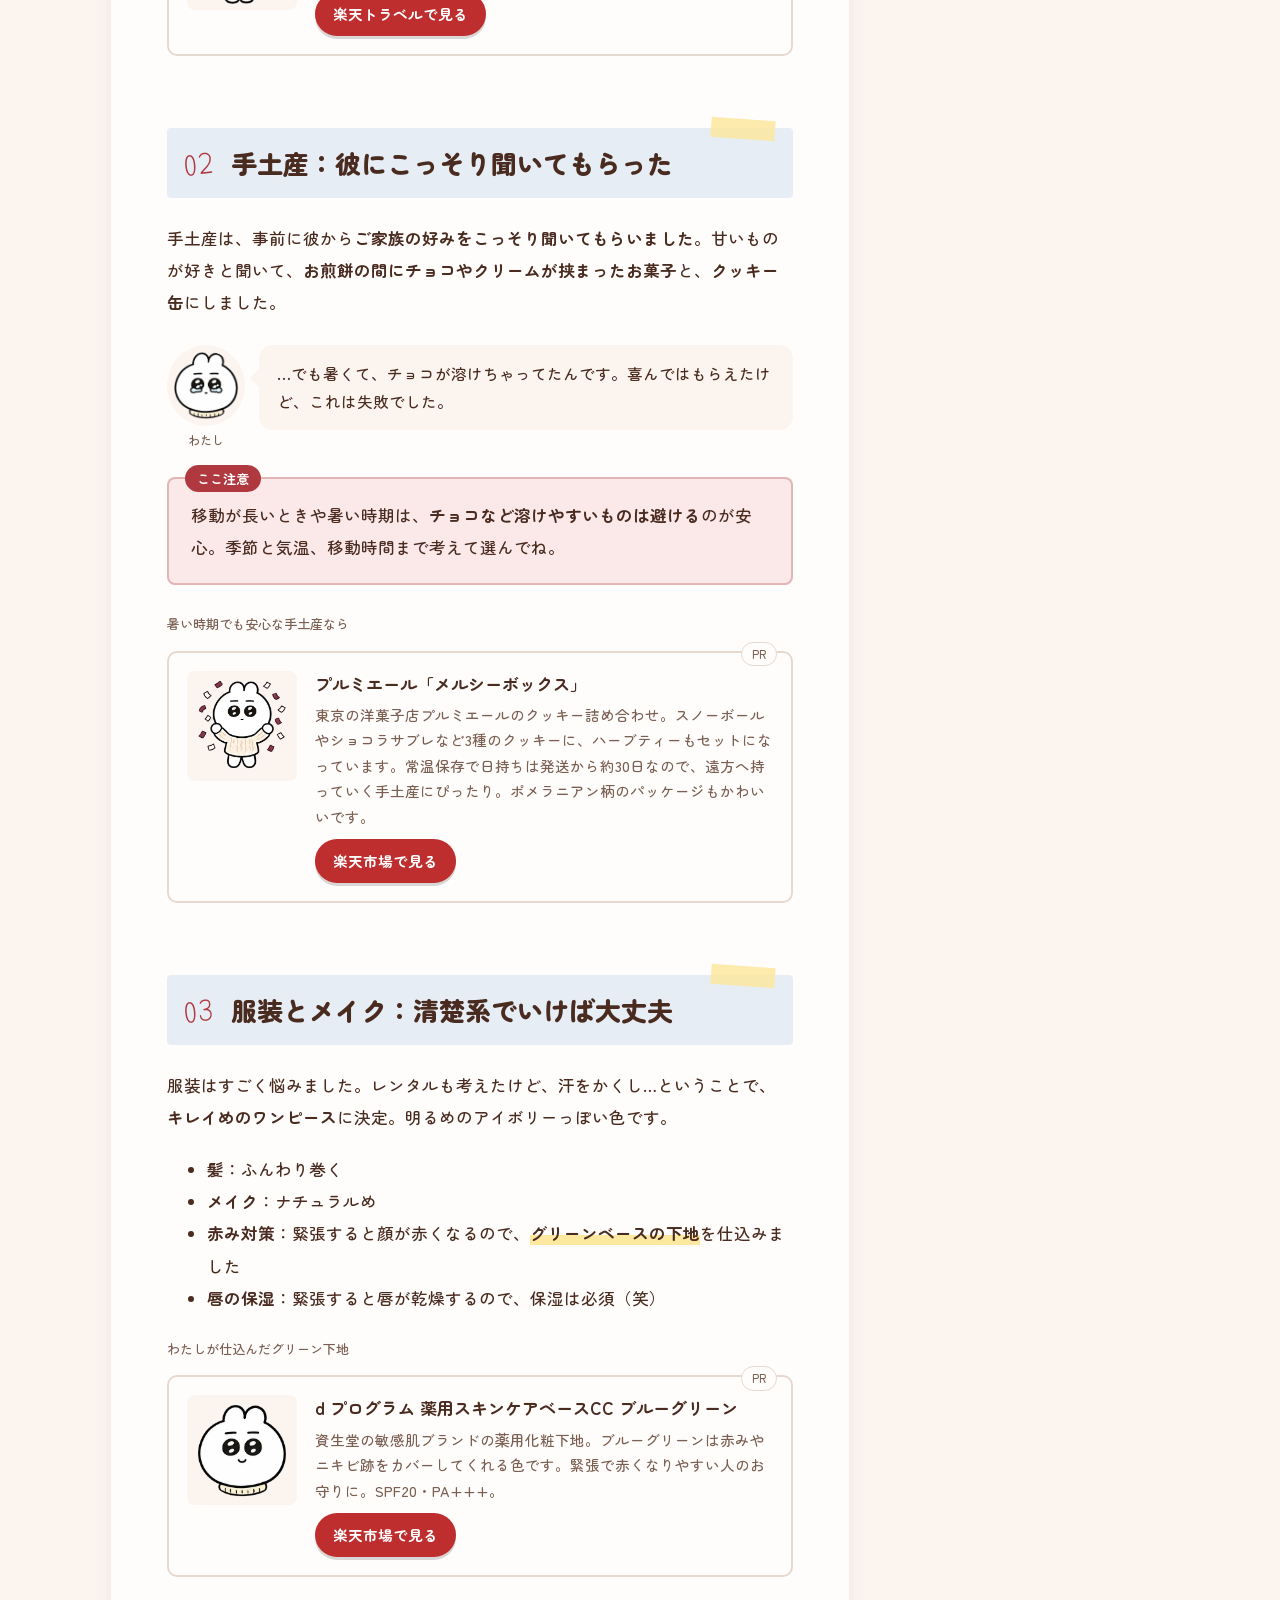
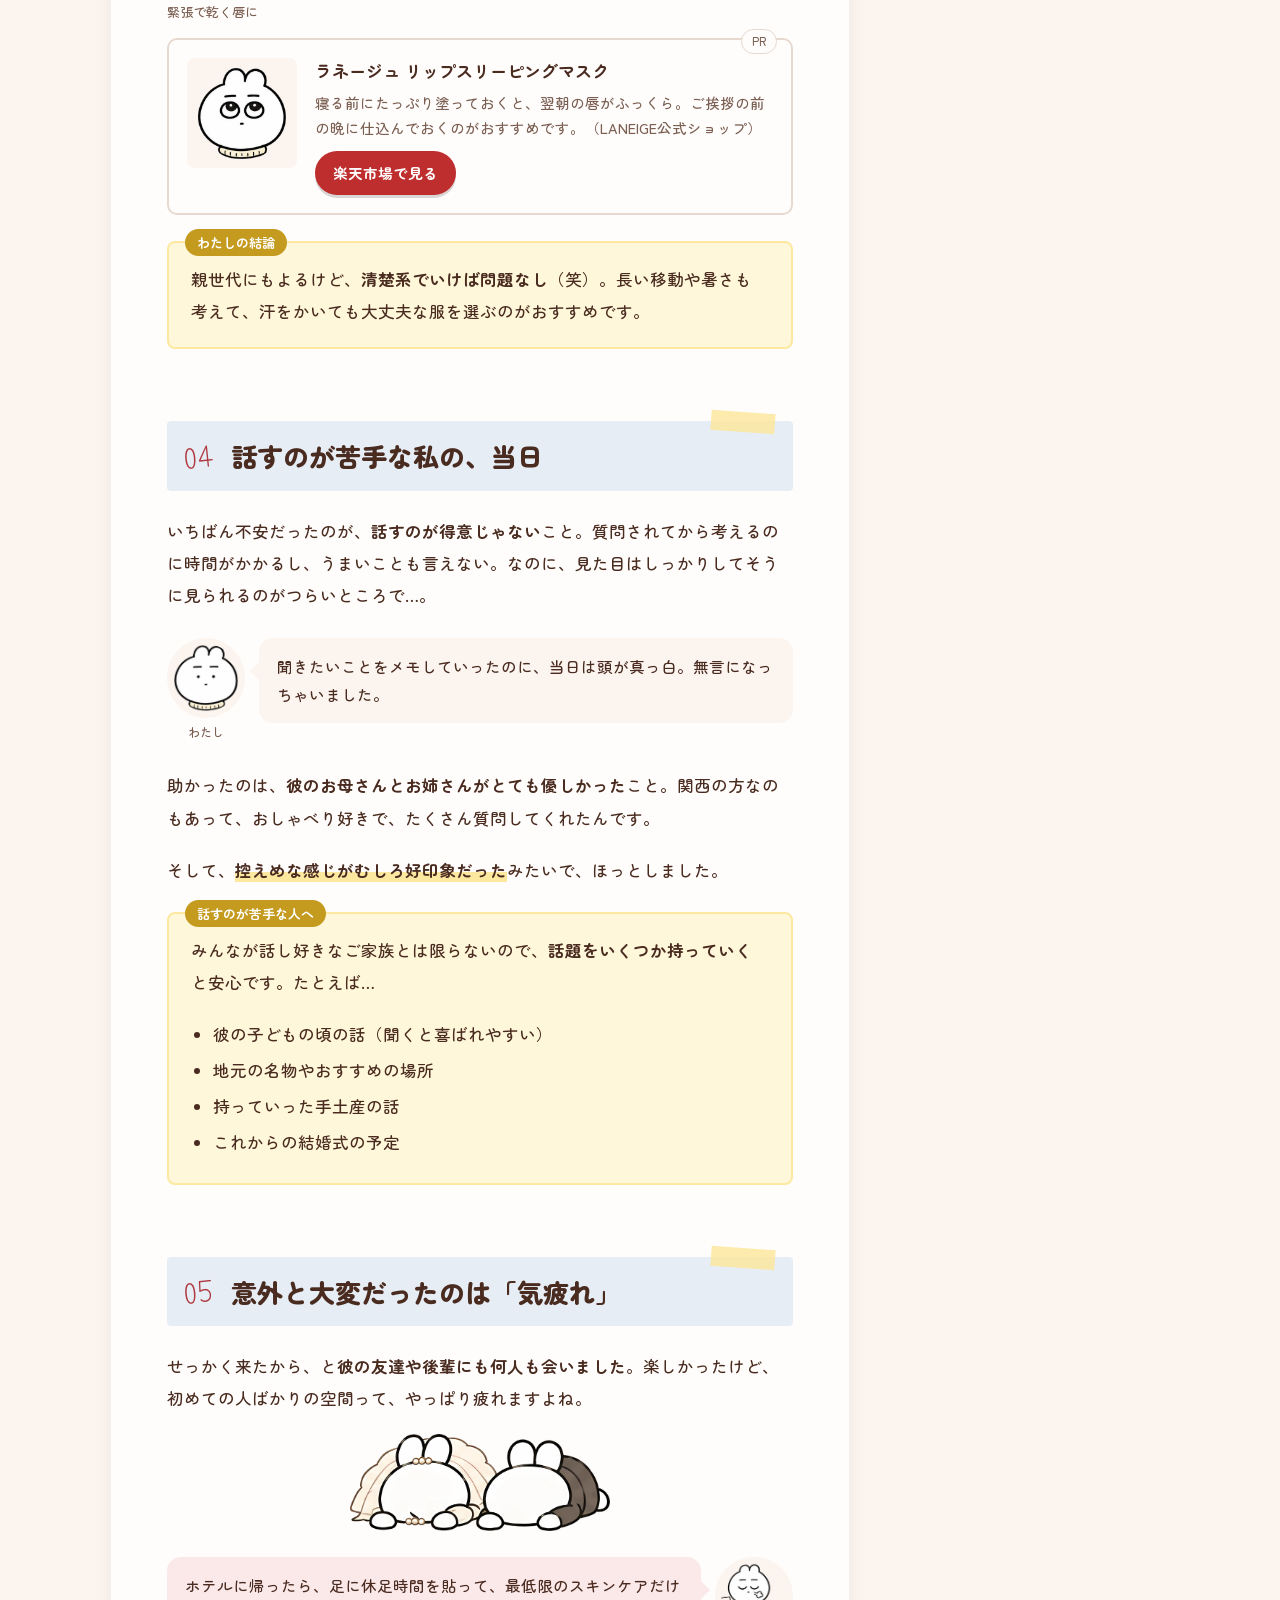
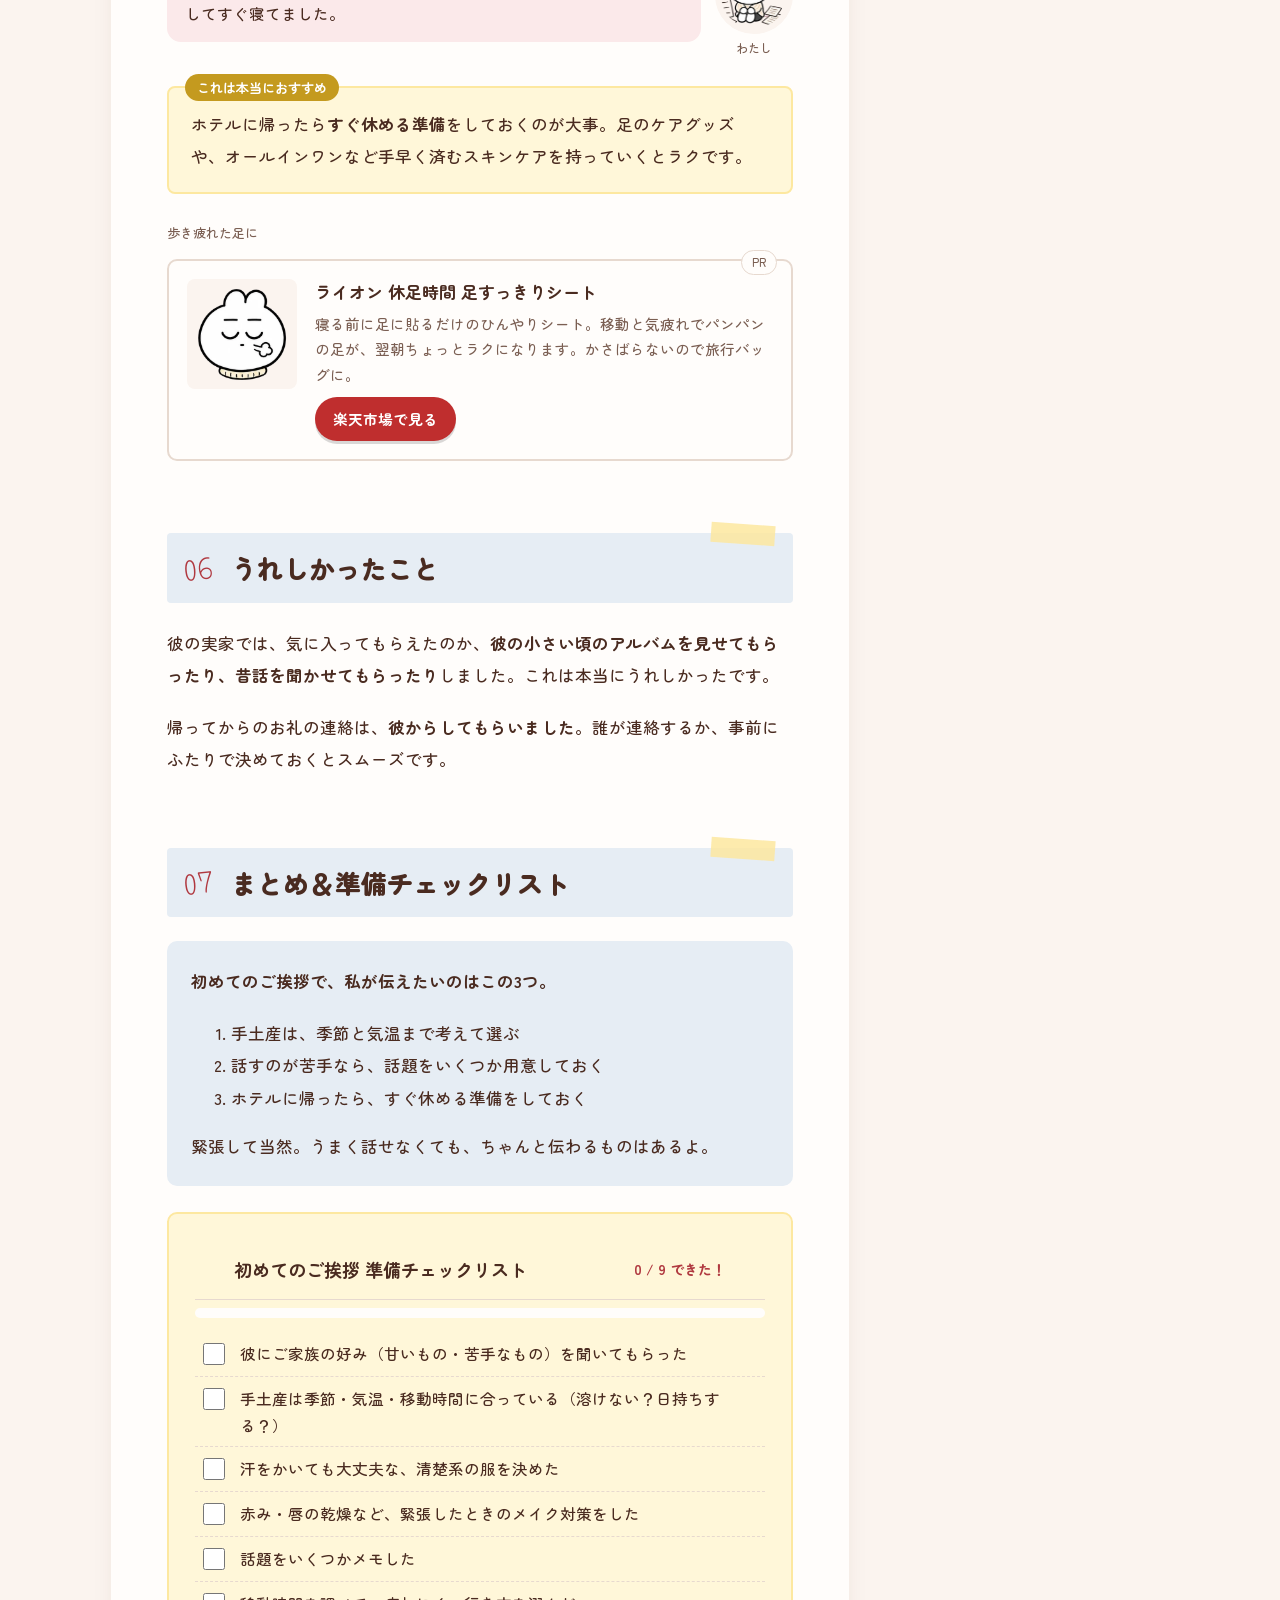
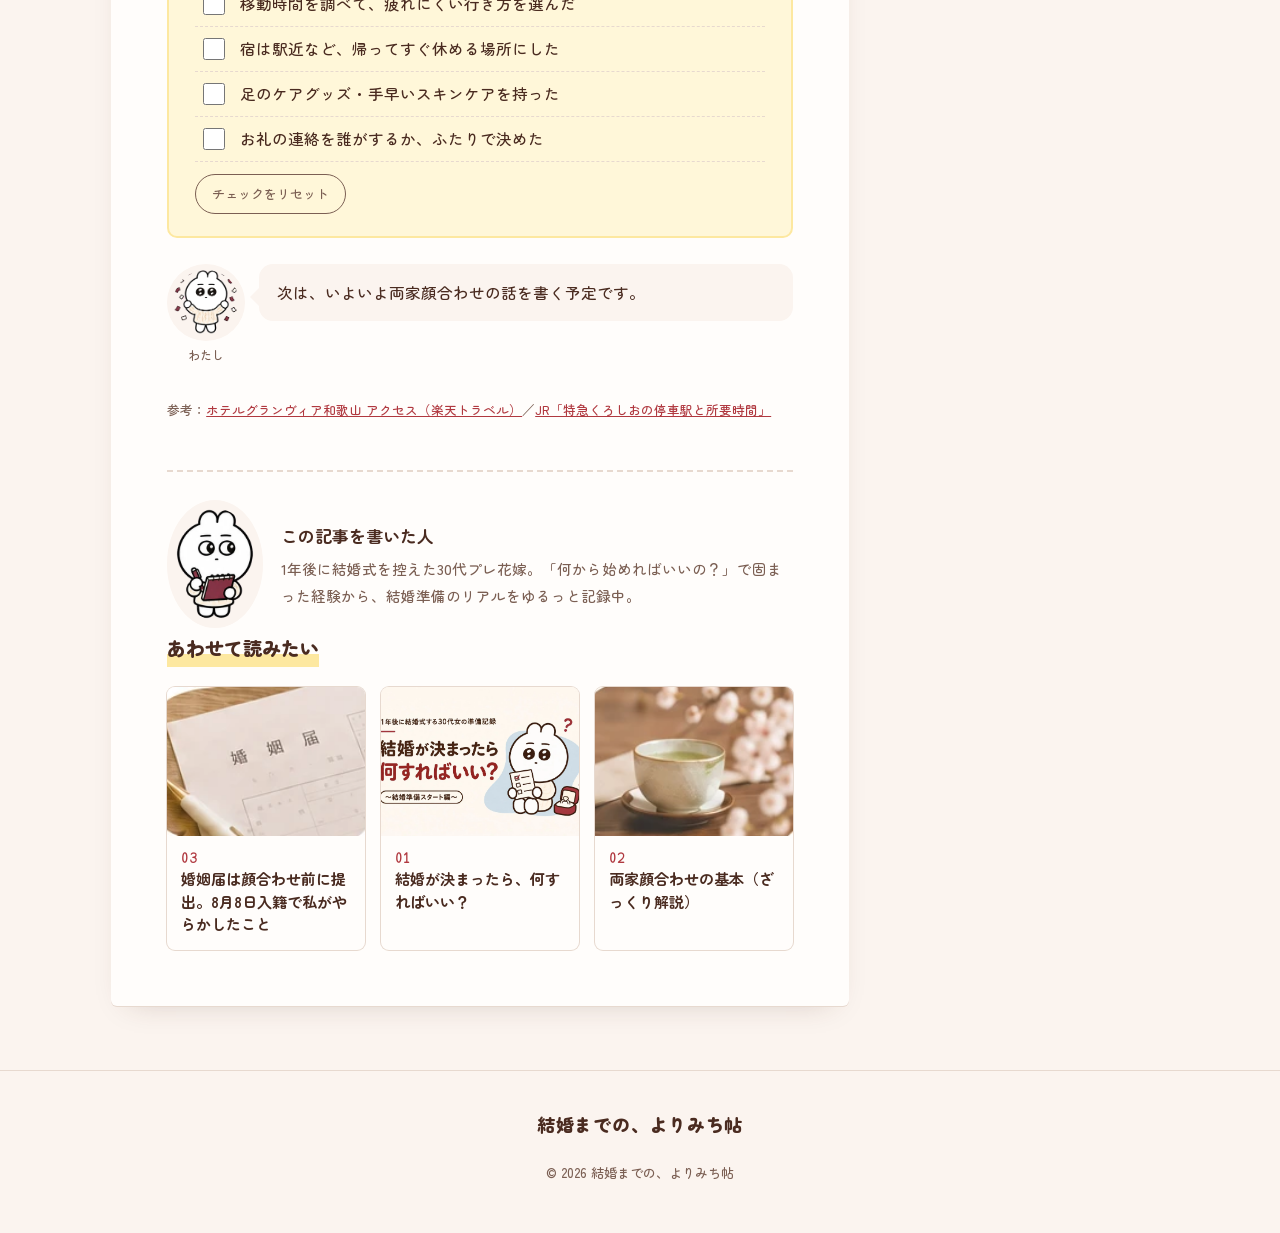
<file: aisatsu.html>
<!DOCTYPE html>
<html lang="ja">
<head>
<meta charset="utf-8">
<meta name="viewport" content="width=device-width, initial-scale=1">
<title>付き合って3年、はじめて彼の実家へ。遠方の義実家ご挨拶｜結婚までの、よりみち帖</title>
<meta name="description" content="入籍後にはじめて和歌山の彼の実家へご挨拶した30代プレ花嫁の体験記。移動と宿、手土産の失敗、服装とメイク、話すのが苦手な人の会話対策、気疲れケアと準備チェックリスト。">
<!--
  ▼アフィリエイトリンクの差し替えメモ
  ・Amazon：いまは掲載なし（アソシエイト合格後に追加予定）
  ・楽天：楽天アフィリエイトのリンクに差し替え済み（class="aff-rakuten"）
  ・式場探しサイト：ASP（A8.net等）で提携できたら、そのリンクに差し替えOK
  ※アフィリンクには rel="sponsored" を付けています（Google推奨）
-->
<link rel="preconnect" href="https://fonts.googleapis.com">
<link rel="preconnect" href="https://fonts.gstatic.com" crossorigin>
<link href="https://fonts.googleapis.com/css2?family=Kiwi+Maru:wght@400;500&family=Zen+Maru+Gothic:wght@400;500;700;900&family=Yomogi&display=swap" rel="stylesheet">
<style>
/* VOICE: 30代プレ花嫁の、気さくで丁寧な「先輩のノート」
   IDEA: 結婚準備の手帳。ちぎった紙・付箋・マステ・手書きの赤線
   PICTURE: 添付のアイキャッチ＋うさぎキャラが各章で一緒に悩む
   COLOUR and TYPE: 生成り地・こげ茶・えんじ赤／くすみ青・レモン黄の紙片。Zen Maru Gothic＋手書きYomogi
   LAYOUT: 記事本文720px中心、ヘッダーはデザイン案そのまま、PCは右に目次サイドバー */
:root{color-scheme:light dark;
--bg:light-dark(#fbf4ef,#221a17);--paper:light-dark(#fffdfb,#2d2420);--ink:light-dark(#4a2b20,#f3e6dc);
--sub:light-dark(#7b5f53,#c9b3a6);--red:light-dark(#b0383f,#e8777c);--blue:light-dark(#87a5c2,#5f7c99);
--blue-l:light-dark(#e6edf4,#2b3540);--yel:light-dark(#fde8a0,#5a4b22);--yel-l:light-dark(#fff7d9,#3a3220);
--pink-l:light-dark(#fbe9ea,#3d2629);--line:light-dark(#e7d9cf,#4a3c35)}
:root[data-theme=light]{color-scheme:light}:root[data-theme=dark]{color-scheme:dark}
*{box-sizing:border-box;min-width:0}
html{scroll-behavior:smooth;scroll-padding-top:24px}
body{margin:0;background:var(--bg);color:var(--ink);font:16.5px/1.95 "Zen Maru Gothic",system-ui,sans-serif;overflow-x:clip;font-weight:500}
img{max-width:100%;height:auto;display:block}
a{color:var(--red)}
.hand{font-family:Yomogi,"Zen Maru Gothic",cursive;font-weight:400}

/* header */
.site-h{display:flex;flex-wrap:wrap;gap:12px 32px;align-items:center;justify-content:space-between;padding:22px max(5vw,16px)}
.logo{color:var(--ink);text-decoration:none;font-weight:900;font-size:24px;letter-spacing:.04em;position:relative;padding-bottom:10px}
.logo svg{position:absolute;left:0;bottom:-4px;width:100%;height:14px}
.gnav{display:flex;flex-wrap:wrap;font-size:14px;font-weight:700}
.gnav a{color:var(--ink);text-decoration:none;padding:6px 16px;border-left:1px solid var(--sub)}
.gnav a:first-child{border-left:0}

.wrap{max-width:1160px;margin:0 auto;padding:0 max(4vw,16px) 64px;display:grid;grid-template-columns:minmax(0,1fr);gap:40px}
@media(min-width:1000px){.wrap{grid-template-columns:minmax(0,1fr) 280px}}
.crumb{font-size:13px;color:var(--sub);margin:4px 0 14px}.crumb a{color:var(--sub)}

article{background:var(--paper);border-radius:6px;padding:clamp(20px,4.5vw,56px);box-shadow:0 1px 0 var(--line),0 12px 30px -18px rgba(74,43,32,.25)}
.eye{border-radius:6px;overflow:hidden;margin:0 0 24px;box-shadow:0 0 0 1px var(--line)}
.meta{display:flex;flex-wrap:wrap;gap:8px 14px;font-size:13px;color:var(--sub);align-items:center}
.cat{background:var(--red);color:#fff;border-radius:99px;padding:1px 12px;font-weight:700}
h1{font-size:clamp(25px,4vw,36px);line-height:1.4;margin:12px 0 18px;font-weight:900;text-wrap:balance}
.pr{font-size:13px;color:var(--sub);background:var(--bg);border-radius:6px;padding:8px 14px;margin:0 0 28px}

h2{font-size:clamp(21px,3vw,26px);line-height:1.45;margin:72px 0 24px;font-weight:900;position:relative;padding:16px 20px 16px 64px;background:var(--blue-l);border-radius:4px;text-wrap:balance}
h2 .no{position:absolute;left:16px;top:50%;transform:translateY(-50%) rotate(-6deg);font-family:Yomogi,cursive;color:var(--red);font-size:30px;font-weight:400}
h2::after{content:"";position:absolute;right:18px;top:-9px;width:64px;height:20px;background:color-mix(in srgb,var(--yel) 85%,transparent);transform:rotate(4deg)}
h3{font-size:19px;margin:40px 0 12px;font-weight:900;padding-bottom:6px;background:linear-gradient(transparent 62%,var(--yel) 62%) left bottom/auto no-repeat;display:inline;line-height:2.1}
h3+*{margin-top:14px}
p{margin:0 0 1.2em}
.mk{background:linear-gradient(transparent 60%,var(--yel) 60%);font-weight:700}
.em{color:var(--red);font-weight:700}

/* speech bubble */
.talk{display:flex;gap:14px;align-items:flex-start;margin:26px 0}
.talk img{width:78px;flex:none;border-radius:50%;background:var(--bg);padding:6px}
.talk .b{position:relative;background:var(--bg);border-radius:14px;padding:14px 18px;font-size:15.5px;line-height:1.85;flex:1}
.talk .b::before{content:"";position:absolute;left:-9px;top:24px;border:9px solid transparent;border-left:0;border-right-color:var(--bg)}
.talk .nm{display:block;font-size:12px;color:var(--sub);text-align:center;margin-top:2px}
.talk.r{flex-direction:row-reverse}.talk.r .b{background:var(--pink-l)}
.talk.r .b::before{left:auto;right:-9px;border-right:0;border-left:9px solid var(--pink-l);border-top-color:transparent;border-bottom-color:transparent}

/* toc */
.toc{border:2px dashed var(--line);border-radius:8px;padding:18px 22px 10px;margin:32px 0;background:var(--paper)}
.toc b{font-size:17px}.toc ol{margin:8px 0;padding-left:1.4em}.toc li{margin:3px 0}
.toc a{color:var(--ink);text-decoration:none}.toc a:hover{color:var(--red);text-decoration:underline}

/* boxes */
.box{border-radius:8px;padding:20px 22px;margin:26px 0;position:relative}
.box.point{background:var(--yel-l);border:2px solid var(--yel)}
.box.warn{background:var(--pink-l);border:2px solid color-mix(in srgb,var(--red) 30%,transparent)}
.box .lb{position:absolute;top:-14px;left:16px;background:var(--red);color:#fff;font-size:13px;font-weight:700;padding:1px 12px;border-radius:99px}
.box.point .lb{background:#c49a1f}
.box ul,.box ol{margin:4px 0;padding-left:1.3em}.box li{margin:4px 0}.box p:last-child{margin:0}

/* timeline */
.tl{list-style:none;margin:24px 0;padding:0;position:relative}
.tl::before{content:"";position:absolute;left:66px;top:8px;bottom:8px;border-left:2px dotted var(--red)}
.tl li{display:grid;grid-template-columns:56px minmax(0,1fr);gap:24px;padding:10px 0;position:relative}
.tl li::after{content:"";position:absolute;left:61px;top:22px;width:12px;height:12px;border-radius:50%;background:var(--paper);border:3px solid var(--red)}
.tl .t{font-family:Yomogi,cursive;color:var(--red);font-size:17px;text-align:right;line-height:1.3;padding-top:8px;white-space:nowrap}
.tl .c{background:var(--bg);border-radius:8px;padding:10px 16px}
.tl .c b{display:block;font-size:16px}.tl .c span{font-size:14.5px;color:var(--sub)}

/* talk cards */
.topics{display:grid;grid-template-columns:repeat(auto-fit,minmax(min(100%,260px),1fr));gap:14px;margin:22px 0}
.tp{background:var(--paper);border:1.5px solid var(--line);border-radius:8px;padding:16px 18px;position:relative}
.tp .n{font-family:Yomogi,cursive;color:var(--red);font-size:22px;line-height:1}
.tp b{font-size:16.5px;display:block;margin:4px 0}
.tp p{font-size:14.5px;margin:0;color:var(--sub);line-height:1.75}
.tp .q{display:block;margin-top:8px;font-size:13.5px;background:var(--blue-l);border-radius:6px;padding:6px 10px;color:var(--ink);line-height:1.7}

/* steps */
.steps{counter-reset:s;list-style:none;padding:0;margin:20px 0}
.steps>li{counter-increment:s;position:relative;padding:4px 0 22px 58px}
.steps>li::before{content:counter(s);position:absolute;left:0;top:0;width:40px;height:40px;border-radius:50%;background:var(--red);color:#fff;font-weight:900;display:grid;place-items:center;font-size:18px}
.steps>li::after{content:"";position:absolute;left:19px;top:44px;bottom:4px;border-left:2px solid var(--line)}
.steps>li:last-child::after{display:none}
.steps b{font-size:17px}.steps p{margin:4px 0 0;font-size:15.5px}

/* figures */
.figs{display:grid;grid-template-columns:repeat(auto-fit,minmax(min(100%,180px),1fr));gap:12px;margin:22px 0 8px}
.fg{background:var(--bg);border-radius:8px;padding:14px 16px}
.fg .v{font-size:clamp(26px,4vw,32px);font-weight:900;color:var(--red);line-height:1.2;white-space:nowrap}
.fg .v small{font-size:15px;margin-left:2px}
.fg .k{font-size:13.5px;color:var(--sub);line-height:1.6;margin-top:4px}
.src{font-size:12.5px;color:var(--sub);margin:4px 0 20px}
.bars{margin:18px 0}
.bar{display:grid;grid-template-columns:8.5em minmax(0,1fr) 5.2em;gap:10px;align-items:center;font-size:14px;margin:8px 0}
.bar i{display:block;height:16px;border-radius:3px;background:var(--blue)}
.bar i.r{background:var(--red)}
.bar span:last-child{text-align:right;font-weight:700;white-space:nowrap}

/* tables */
.tbl{width:100%;border-collapse:collapse;font-size:15px;margin:18px 0}
.tbl th,.tbl td{border-bottom:1px solid var(--line);padding:10px 8px;text-align:left;vertical-align:top}
.tbl th{background:var(--blue-l);font-weight:700}
@media(max-width:600px){.stack thead{display:none}.stack tr{display:grid;padding:10px 0;border-bottom:1px solid var(--line)}.stack td{border:0;padding:3px 0 3px 6.5em;display:flow-root}.stack td::before{content:attr(data-l);float:left;width:6em;margin-left:-6.5em;font-weight:700;color:var(--sub);font-size:13px}}

/* product cards */
.free{display:grid;gap:16px;margin:18px 0}
.fr{display:grid;grid-template-columns:96px minmax(0,1fr);gap:18px;border:2.5px solid var(--blue);border-radius:10px;padding:20px 18px 18px;background:var(--blue-l);position:relative}
.fr .fb{position:absolute;top:-13px;left:16px;background:var(--blue);color:#fff;font-weight:900;font-size:13px;padding:1px 14px;border-radius:99px}
.fr .ic{width:96px;height:96px;border-radius:50%;background:var(--paper);display:grid;place-items:center;overflow:hidden}.fr .ic img{width:80px}
.fr>div>b{font-size:17px;display:block}.fr p{font-size:14.5px;margin:6px 0 10px;line-height:1.8}
@media(max-width:520px){.fr{grid-template-columns:1fr}.fr .ic{margin:0 auto}}
.prod{display:grid;grid-template-columns:110px minmax(0,1fr);gap:18px;border:2px solid var(--line);border-radius:10px;padding:18px;margin:22px 0;background:var(--paper);position:relative}
.prod .ic{width:110px;height:110px;border-radius:8px;background:var(--bg);display:grid;place-items:center;overflow:hidden}
.prod .ic img{width:92px}
.prod .tag{position:absolute;top:-11px;right:14px;font-size:11.5px;background:var(--paper);border:1px solid var(--line);color:var(--sub);border-radius:99px;padding:0 10px}
.prod>div>b{font-size:17px;display:block;line-height:1.5}
.prod p{font-size:14.5px;color:var(--sub);margin:6px 0 10px;line-height:1.75}
.btns{display:flex;flex-wrap:wrap;gap:8px}
.btn{display:inline-flex;align-items:center;justify-content:center;min-height:44px;padding:8px 18px;border-radius:99px;font-weight:700;font-size:14.5px;text-decoration:none;color:#fff;box-shadow:0 3px 0 rgba(0,0,0,.15);transition:transform .15s}
.btn:hover{transform:translateY(-2px)}
.btn.amz{background:#e59a2b}.btn.shop{background:#6f8fae}.btn.rkt{background:#bf2e2e}.btn.shop{background:var(--blue);color:#fff}
@media(max-width:520px){.prod{grid-template-columns:1fr}.prod .ic{width:100%;height:120px}}

/* site cards */
.sites{display:grid;grid-template-columns:repeat(auto-fit,minmax(min(100%,200px),1fr));gap:12px;margin:18px 0}
.site{border:1.5px solid var(--line);border-radius:8px;padding:14px 16px;background:var(--paper)}
.site b{font-size:16px}.site p{font-size:13.5px;color:var(--sub);margin:4px 0 10px;line-height:1.7}
.site .btn{min-height:40px;font-size:13.5px;padding:6px 14px}

/* checklist */
.check{background:var(--yel-l);border-radius:10px;padding:22px clamp(16px,3vw,26px);margin:26px 0;border:2px solid var(--yel)}
.check .hd{display:flex;flex-wrap:wrap;justify-content:space-between;align-items:center;gap:8px;margin-bottom:8px}
.check .hd b{font-size:18px}
.prog{font-size:14px;font-weight:700;color:var(--red)}
.meter{height:10px;border-radius:99px;background:var(--paper);overflow:hidden;margin:6px 0 14px}
.meter i{display:block;height:100%;width:0;background:var(--red);transition:width .3s}
.check label{display:flex;gap:12px;align-items:flex-start;padding:8px 4px;border-bottom:1px dashed var(--line);cursor:pointer;font-size:15.5px;line-height:1.7}
.check input{width:22px;height:22px;accent-color:var(--red);flex:none;margin-top:3px}
.check input:checked+span{text-decoration:line-through;color:var(--sub)}
.check input:focus-visible{outline:3px solid var(--blue);outline-offset:2px}
.reset{margin-top:12px;background:none;border:1.5px solid var(--sub);color:var(--sub);border-radius:99px;padding:6px 16px;font:inherit;font-size:13px;cursor:pointer;min-height:40px}

/* faq */
details{border-bottom:1px solid var(--line);padding:6px 0}
summary{cursor:pointer;font-weight:700;padding:10px 0 10px 34px;position:relative;list-style:none}
summary::-webkit-details-marker{display:none}
summary::before{content:"Q";position:absolute;left:0;top:8px;width:24px;height:24px;border-radius:50%;background:var(--red);color:#fff;font-size:13px;display:grid;place-items:center}
details p{padding-left:34px;font-size:15.5px}

/* summary & author */
.matome{background:var(--blue-l);border-radius:10px;padding:24px;margin:24px 0}
.manga{margin:0 0 32px;border-radius:6px;overflow:hidden;box-shadow:0 0 0 1px var(--line)}.manga img{width:100%}
.author{display:grid;grid-template-columns:96px minmax(0,1fr);gap:18px;align-items:center;border-top:2px dashed var(--line);margin-top:48px;padding-top:28px}
.author img{width:96px;border-radius:50%;background:var(--bg);padding:8px}
.author b{font-size:17px}.author p{font-size:14.5px;color:var(--sub);margin:4px 0 0;line-height:1.8}

/* related */
.rel{display:grid;grid-template-columns:repeat(auto-fit,minmax(min(100%,190px),1fr));gap:16px;margin-top:20px}
.rel a{text-decoration:none;color:var(--ink);background:var(--paper);border-radius:8px;overflow:hidden;box-shadow:0 0 0 1px var(--line)}
.rel img{width:100%;aspect-ratio:4/3;object-fit:cover}
.rel span{display:block;padding:10px 14px 14px;font-weight:700;font-size:15px;line-height:1.5}
.rel small{display:block;color:var(--red);font-family:Yomogi,cursive;font-size:15px}

/* sidebar */
aside{display:none}
@media(min-width:1000px){aside{display:block}}
.side{position:sticky;top:20px;display:grid;gap:18px}
.sb{background:var(--paper);border-radius:8px;padding:18px 20px;box-shadow:0 0 0 1px var(--line)}
.sb .tt{font-weight:900;margin-bottom:8px;display:block}
.sb ol{margin:0;padding-left:1.3em;font-size:14px;line-height:1.8}
.sb a{color:var(--ink);text-decoration:none}.sb a:hover{color:var(--red)}
.sb a.on{color:var(--red);font-weight:700}
.prof{text-align:center;font-size:14px;color:var(--sub);line-height:1.8}
.prof img{width:120px;margin:0 auto 6px}

footer{text-align:center;padding:36px 16px 48px;font-size:13px;color:var(--sub);border-top:1px solid var(--line)}
footer .logo{font-size:18px;display:inline-block;margin-bottom:8px}

.fade{opacity:0;transform:translateY(14px);transition:opacity .6s,transform .6s}
.fade.in{opacity:1;transform:none}
@media(prefers-reduced-motion:reduce){.fade{opacity:1;transform:none;transition:none}html{scroll-behavior:auto}.btn{transition:none}}
@media(max-width:600px){body{font-size:16px}.talk img{width:60px}.gnav a{padding:4px 10px}h2{padding-left:52px}h2 .no{left:12px;font-size:25px}.bar{grid-template-columns:6.5em minmax(0,1fr) 4.6em;font-size:13px}}
@media(max-width:640px){.gnav{width:100%;flex-wrap:nowrap;font-size:clamp(11.5px,3.5vw,14px)}.gnav a{flex:1 1 auto;text-align:center;white-space:nowrap;padding:6px 2px!important;letter-spacing:0}.gnav a::after{left:12%!important;right:12%!important}}

.hd{max-width:1000px;margin:0 auto;padding:16px max(3vw,16px) 12px;display:flex;align-items:center;justify-content:space-between;gap:10px 24px;flex-wrap:wrap;border-bottom:1px solid var(--line);margin-bottom:20px}
.nav{display:flex;font-size:14px;font-weight:700;letter-spacing:.04em}
.nav a{text-decoration:none;color:var(--ink);white-space:nowrap;padding:4px 18px;border-left:1px solid var(--line);line-height:1.6}
.nav a:first-child{border-left:0}
.nav a:hover{color:var(--red)}
.brand{display:flex;align-items:center;gap:14px;text-decoration:none;color:var(--ink);font-family:"Kiwi Maru",serif;font-size:19px;letter-spacing:.12em}
.brand img{width:48px}.brand i{width:1px;height:22px;background:var(--ink);opacity:.6}
@media(max-width:760px){.hd{flex-direction:column;align-items:flex-start}.nav{width:100%;font-size:clamp(11.5px,3.5vw,14px);letter-spacing:0}.nav a{flex:1 1 auto;text-align:center;padding:4px 2px}}
.sumbox{border:2px solid var(--red);border-radius:10px;padding:18px 22px 14px;margin:0 0 30px;background:var(--paper);position:relative}
.sumbox .sum-t{position:absolute;top:-14px;left:18px;margin:0;background:var(--red);color:#fff;font-weight:700;font-size:14px;padding:2px 14px;border-radius:99px}
.sumbox ul{margin:6px 0 6px;padding-left:1.3em}.sumbox li{margin:4px 0}
.sumbox .sum-n{margin:0;font-size:13.5px;color:var(--sub)}
.inline-prod{margin:22px 0 8px}
.inline-prod .lbl{font-size:13px;color:var(--sub);margin:0 0 -8px}
.eye-card{display:grid;grid-template-columns:minmax(0,1.15fr) minmax(0,1fr);align-items:center;gap:8px;background:#fbefe9;border-radius:6px;padding:clamp(18px,4vw,40px);aspect-ratio:3/2}
.eye-card img{width:100%;height:auto;border:0}
.ec-txt{display:flex;flex-direction:column;gap:10px}
.ec-k{align-self:flex-start;border:1.5px solid var(--red);color:var(--red);border-radius:99px;padding:2px 14px;font-size:clamp(12px,1.6vw,15px);font-weight:700}
.ec-t{font-family:"Kiwi Maru",serif;font-size:clamp(24px,4.6vw,44px);line-height:1.3;color:var(--red)}
.ec-s{font-size:clamp(12px,1.7vw,16px);color:var(--ink);font-weight:700}
.ill-fig{display:block;width:min(260px,60%);height:auto;margin:8px auto 24px;border:0}
</style>
</head>
<body>

<header class="hd">
  <a class="brand" href="index.html"><img src="img/logo.webp" alt=""><i></i>よりみち帖</a>
  <nav class="nav" aria-label="グローバル"><a href="index.html">ホーム</a><a href="index.html#posts">記事一覧</a><a href="index.html#about">プロフィール</a><a href="index.html#contact">お問い合わせ</a></nav>
</header>

<div class="wrap">
<main>
<div class="crumb"><a href="index.html">ホーム</a> ＞ <a href="index.html#posts">あいさつ・顔合わせ</a> ＞ はじめての彼の実家へ</div>
<article>
  <div class="eye eye-card" role="img" aria-label="付き合って3年、はじめて彼の実家へ。和歌山2泊3日のご挨拶">
    <div class="ec-txt">
      <span class="ec-k">あいさつ編</span>
      <span class="ec-t">はじめての<br>彼の実家へ</span>
      <span class="ec-s">和歌山2泊3日のご挨拶</span>
    </div>
    <img src="img/pr_happy.webp" alt="">
  </div>
  <div class="meta"><span class="cat">あいさつ・顔合わせ</span><time datetime="2026-11-26">2026.11.26</time><span>読了 約8分</span></div>
  <h1>付き合って3年、はじめて彼の実家へ。遠方の義実家ご挨拶で準備してよかったこと・失敗したこと</h1>
  <p class="pr">※本記事にはプロモーション（広告）が含まれます。</p>

  <figure class="manga"><img src="img/manga_aisatsu.webp" width="1092" height="1092" alt="4コマ漫画：駅のホームで大きな手土産の紙袋を抱えてよろけるわたし。新幹線であいさつメモを握って「はじめまして…」と練習する横で彼は爆睡。夕焼けの窓の前で「…まだ着かない？」。彼の実家の玄関前に立つふたり、手土産の箱の底からチョコが垂れている。いよいよ、はじめまして。"></figure>

  <div class="sumbox">
    <p class="sum-t">この記事で分かること</p>
    <ul>
      <li>遠方（東京→和歌山）への移動と、<b>宿の選び方</b></li>
      <li>手土産・服装・メイクで<b>迷ったことと失敗したこと</b></li>
      <li>話すのが苦手な私が、<b>当日どうだったか</b></li>
    </ul>
    <p class="sum-n">最後に「初めてのご挨拶 準備チェックリスト」もあります。</p>
  </div>

  <div class="talk"><div><img src="img/f_sweat.webp" alt=""><span class="nm">わたし</span></div><div class="b">付き合って3年。婚姻届を出した翌週、はじめて彼のご実家にご挨拶に行ってきました。</div></div>

  <p>こんにちは。結婚式までの準備を記録している30代プレ花嫁です。</p>
  <p><a href="konin.html">婚姻届の記事</a>で書いたとおり、わが家は入籍が先。彼の実家は和歌山で、なかなか行けなかったんです。<span class="mk">付き合って3年、入籍してからの「はじめまして」</span>でした。2泊3日のご挨拶で、準備してよかったこと、失敗したことをまとめます。</p>

  <nav class="toc" aria-label="目次"><b>この記事の目次</b>
    <ol>
      <li><a href="#a1">移動と宿：行くまでに疲れた話</a></li>
      <li><a href="#a2">手土産：彼にこっそり聞いてもらった</a></li>
      <li><a href="#a3">服装とメイク：清楚系でいけば大丈夫</a></li>
      <li><a href="#a4">話すのが苦手な私の、当日</a></li>
      <li><a href="#a5">意外と大変だったのは「気疲れ」</a></li>
      <li><a href="#a6">うれしかったこと</a></li>
      <li><a href="#a7">まとめ＆準備チェックリスト</a></li>
    </ol>
  </nav>

  <h2 id="a1" class="fade"><span class="no">01</span>移動と宿：行くまでに疲れた話</h2>
  <p>東京から新大阪までは新幹線、そこからは普通列車で和歌山へ。たしか<b>4〜5時間</b>くらいかかったと思います。正直、<span class="mk">着く前にもう疲れてました</span>（笑）。</p>
  <div class="box point"><span class="lb">これから行く人へ</span><p>新大阪から和歌山へは、特急「くろしお」なら約1時間で着きます。ご挨拶の前に体力を使いたくない人は、特急を使うのもありです。</p></div>
  <h3>宿は「駅近」がいちばんラク</h3>
  <p>現地ではレンタカーを借りる予定だったので、「もう駅の近くがいいね」となって<b>ホテルグランヴィア和歌山</b>に泊まりました。JR和歌山駅からすぐの、老舗っぽいホテルです。</p>
  <p>建物は少し古かったけど、<b>行きも帰りもラクで、寝るだけだから十分</b>。そんなに高くなかったのもよかったです。</p>
  <div class="inline-prod"><p class="lbl">私たちが泊まったホテル</p>
  <div class="prod"><span class="tag">PR</span><div class="ic"><img src="img/venue.webp" alt=""></div><div>
    <b>ホテルグランヴィア和歌山</b>
    <p>JR和歌山駅から徒歩約2分。レンタカーを借りるにも、帰りの電車に乗るにも便利な場所でした。</p>
    <div class="btns"><a class="btn rkt aff-rakuten" href="https://hb.afl.rakuten.co.jp/hgc/1247e6c6.291c6618.1247e6c7.bfaca5d7/?pc=https%3A%2F%2Ftravel.rakuten.co.jp%2FHOTEL%2F1191%2F1191.html&amp;link_type=text" target="_blank" rel="sponsored noopener">楽天トラベルで見る</a></div>
  </div></div>
  </div>

  <h2 id="a2" class="fade"><span class="no">02</span>手土産：彼にこっそり聞いてもらった</h2>
  <p>手土産は、事前に彼から<b>ご家族の好みをこっそり聞いてもらいました</b>。甘いものが好きと聞いて、<b>お煎餅の間にチョコやクリームが挟まったお菓子</b>と、<b>クッキー缶</b>にしました。</p>
  <div class="talk"><div><img src="img/f_cry.webp" alt=""><span class="nm">わたし</span></div><div class="b">…でも暑くて、チョコが溶けちゃってたんです。喜んではもらえたけど、これは失敗でした。</div></div>
  <div class="box warn"><span class="lb">ここ注意</span><p>移動が長いときや暑い時期は、<b>チョコなど溶けやすいものは避ける</b>のが安心。季節と気温、移動時間まで考えて選んでね。</p></div>
  <div class="inline-prod"><p class="lbl">暑い時期でも安心な手土産なら</p>
  <div class="prod"><span class="tag">PR</span><div class="ic"><img src="img/yay.webp" alt=""></div><div>
    <b>プルミエール「メルシーボックス」</b>
    <p>東京の洋菓子店プルミエールのクッキー詰め合わせ。スノーボールやショコラサブレなど3種のクッキーに、ハーブティーもセットになっています。常温保存で日持ちは発送から約30日なので、遠方へ持っていく手土産にぴったり。ポメラニアン柄のパッケージもかわいいです。</p>
    <div class="btns"><a class="btn rkt aff-rakuten" href="https://hb.afl.rakuten.co.jp/hgc/1247e6c6.291c6618.1247e6c7.bfaca5d7/?pc=https%3A%2F%2Fitem.rakuten.co.jp%2Fbonheur7%2Fbox%2F&amp;link_type=text" target="_blank" rel="sponsored noopener">楽天市場で見る</a></div>
  </div></div>
  </div>

  <h2 id="a3" class="fade"><span class="no">03</span>服装とメイク：清楚系でいけば大丈夫</h2>
  <p>服装はすごく悩みました。レンタルも考えたけど、汗をかくし…ということで、<b>キレイめのワンピース</b>に決定。明るめのアイボリーっぽい色です。</p>
  <ul>
    <li><b>髪</b>：ふんわり巻く</li>
    <li><b>メイク</b>：ナチュラルめ</li>
    <li><b>赤み対策</b>：緊張すると顔が赤くなるので、<span class="mk">グリーンベースの下地</span>を仕込みました</li>
    <li><b>唇の保湿</b>：緊張すると唇が乾燥するので、保湿は必須（笑）</li>
  </ul>
  <div class="inline-prod"><p class="lbl">わたしが仕込んだグリーン下地</p>
  <div class="prod"><span class="tag">PR</span><div class="ic"><img src="img/f_smile.webp" alt=""></div><div>
    <b>d プログラム 薬用スキンケアベースCC ブルーグリーン</b>
    <p>資生堂の敏感肌ブランドの薬用化粧下地。ブルーグリーンは赤みやニキビ跡をカバーしてくれる色です。緊張で赤くなりやすい人のお守りに。SPF20・PA+++。</p>
    <div class="btns"><a class="btn rkt aff-rakuten" href="https://hb.afl.rakuten.co.jp/hgc/1247e6c6.291c6618.1247e6c7.bfaca5d7/?pc=https%3A%2F%2Fitem.rakuten.co.jp%2Fyayoi-cosme%2F95368%2F&amp;link_type=text" target="_blank" rel="sponsored noopener">楽天市場で見る</a></div>
  </div></div>
  </div>
  <div class="inline-prod"><p class="lbl">緊張で乾く唇に</p>
  <div class="prod"><span class="tag">PR</span><div class="ic"><img src="img/f_up.webp" alt=""></div><div>
    <b>ラネージュ リップスリーピングマスク</b>
    <p>寝る前にたっぷり塗っておくと、翌朝の唇がふっくら。ご挨拶の前の晩に仕込んでおくのがおすすめです。（LANEIGE公式ショップ）</p>
    <div class="btns"><a class="btn rkt aff-rakuten" href="https://hb.afl.rakuten.co.jp/hgc/1247e6c6.291c6618.1247e6c7.bfaca5d7/?pc=https%3A%2F%2Fitem.rakuten.co.jp%2Flaneige-r%2F1212040001%2F&amp;link_type=text" target="_blank" rel="sponsored noopener">楽天市場で見る</a></div>
  </div></div>
  </div>

  <div class="box point"><span class="lb">わたしの結論</span><p>親世代にもよるけど、<b>清楚系でいけば問題なし</b>（笑）。長い移動や暑さも考えて、汗をかいても大丈夫な服を選ぶのがおすすめです。</p></div>

  <h2 id="a4" class="fade"><span class="no">04</span>話すのが苦手な私の、当日</h2>
  <p>いちばん不安だったのが、<b>話すのが得意じゃない</b>こと。質問されてから考えるのに時間がかかるし、うまいことも言えない。なのに、見た目はしっかりしてそうに見られるのがつらいところで…。</p>
  <div class="talk"><div><img src="img/f_blank.webp" alt=""><span class="nm">わたし</span></div><div class="b">聞きたいことをメモしていったのに、当日は頭が真っ白。無言になっちゃいました。</div></div>
  <p>助かったのは、<b>彼のお母さんとお姉さんがとても優しかった</b>こと。関西の方なのもあって、おしゃべり好きで、たくさん質問してくれたんです。</p>
  <p>そして、<span class="mk">控えめな感じがむしろ好印象だった</span>みたいで、ほっとしました。</p>
  <div class="box point"><span class="lb">話すのが苦手な人へ</span>
    <p>みんなが話し好きなご家族とは限らないので、<b>話題をいくつか持っていく</b>と安心です。たとえば…</p>
    <ul>
      <li>彼の子どもの頃の話（聞くと喜ばれやすい）</li>
      <li>地元の名物やおすすめの場所</li>
      <li>持っていった手土産の話</li>
      <li>これからの結婚式の予定</li>
    </ul>
  </div>

  <h2 id="a5" class="fade"><span class="no">05</span>意外と大変だったのは「気疲れ」</h2>
  <p>せっかく来たから、と<b>彼の友達や後輩にも何人も会いました</b>。楽しかったけど、初めての人ばかりの空間って、やっぱり疲れますよね。</p>
  <img class="ill-fig" src="img/pr_down.webp" alt="疲れて倒れこむふたり">
  <div class="talk r"><div><img src="img/tired.webp" alt=""><span class="nm">わたし</span></div><div class="b">ホテルに帰ったら、足に休足時間を貼って、最低限のスキンケアだけしてすぐ寝てました。</div></div>
  <div class="box point"><span class="lb">これは本当におすすめ</span><p>ホテルに帰ったら<b>すぐ休める準備</b>をしておくのが大事。足のケアグッズや、オールインワンなど手早く済むスキンケアを持っていくとラクです。</p></div>
  <div class="inline-prod"><p class="lbl">歩き疲れた足に</p>
  <div class="prod"><span class="tag">PR</span><div class="ic"><img src="img/f_sigh.webp" alt=""></div><div>
    <b>ライオン 休足時間 足すっきりシート</b>
    <p>寝る前に足に貼るだけのひんやりシート。移動と気疲れでパンパンの足が、翌朝ちょっとラクになります。かさばらないので旅行バッグに。</p>
    <div class="btns"><a class="btn rkt aff-rakuten" href="https://hb.afl.rakuten.co.jp/hgc/1247e6c6.291c6618.1247e6c7.bfaca5d7/?pc=https%3A%2F%2Fitem.rakuten.co.jp%2Frakuten24%2Fe067054h%2F&amp;link_type=text" target="_blank" rel="sponsored noopener">楽天市場で見る</a></div>
  </div></div>
  </div>

  <h2 id="a6" class="fade"><span class="no">06</span>うれしかったこと</h2>
  <p>彼の実家では、気に入ってもらえたのか、<b>彼の小さい頃のアルバムを見せてもらったり、昔話を聞かせてもらったり</b>しました。これは本当にうれしかったです。</p>
  <p>帰ってからのお礼の連絡は、<b>彼からしてもらいました</b>。誰が連絡するか、事前にふたりで決めておくとスムーズです。</p>

  <h2 id="a7" class="fade"><span class="no">07</span>まとめ＆準備チェックリスト</h2>
  <div class="matome">
    <p><b>初めてのご挨拶で、私が伝えたいのはこの3つ。</b></p>
    <ol>
      <li>手土産は、季節と気温まで考えて選ぶ</li>
      <li>話すのが苦手なら、話題をいくつか用意しておく</li>
      <li>ホテルに帰ったら、すぐ休める準備をしておく</li>
    </ol>
    <p style="margin:0">緊張して当然。うまく話せなくても、ちゃんと伝わるものはあるよ。</p>
  </div>

  <div class="check" id="checklist">
    <div class="hd"><b>初めてのご挨拶 準備チェックリスト</b><span class="prog" id="prog">0 / 0</span></div>
    <div class="meter"><i id="meter"></i></div>
    <div id="items"></div>
    <button class="reset" type="button" id="reset">チェックをリセット</button>
  </div>

  <div class="talk"><div><img src="img/yay.webp" alt=""><span class="nm">わたし</span></div><div class="b">次は、いよいよ両家顔合わせの話を書く予定です。</div></div>

  <p class="src" style="margin-top:32px">参考：<a href="https://travel.rakuten.co.jp/HOTEL/1191/CUSTOM/GW119190513125348.html" target="_blank" rel="noopener">ホテルグランヴィア和歌山 アクセス（楽天トラベル）</a>／<a href="https://jr-group.jp/kuroshio-stop/" target="_blank" rel="noopener">JR「特急くろしおの停車駅と所要時間」</a></p>

  <div class="author">
    <img src="img/memo.webp" alt="">
    <div><b>この記事を書いた人</b>
      <p>1年後に結婚式を控えた30代プレ花嫁。「何から始めればいいの？」で固まった経験から、結婚準備のリアルをゆるっと記録中。</p></div>
  </div>

  <h3 style="margin-top:48px">あわせて読みたい</h3>
  <div class="rel">
    <a href="konin.html"><img src="img/pc_kon.webp" alt=""><span><small>03</small>婚姻届は顔合わせ前に提出。8月8日入籍で私がやらかしたこと</span></a>
    <a href="article.html"><img src="img/eyecatch.webp" alt=""><span><small>01</small>結婚が決まったら、何すればいい？</span></a>
    <a href="article.html#s5"><img src="img/pc_kao.webp" alt=""><span><small>02</small>両家顔合わせの基本（ざっくり解説）</span></a>
  </div>
</article>


</main>

<aside>
  <div class="side">
    <div class="sb prof"><img src="img/f_normal.webp" alt=""><b style="color:var(--ink)">このブログの作者</b><br>30代プレ花嫁。<br>結婚準備のわくわくも迷いも、ぜんぶ書きます。</div>
    <nav class="sb" aria-label="目次（サイド）"><span class="tt">目次</span><ol id="sidetoc"></ol></nav>
  </div>
</aside>
</div>

<footer><a class="logo" href="index.html">結婚までの、よりみち帖</a><br>© 2026 結婚までの、よりみち帖</footer>

<script>
{
  const list=[
    '彼にご家族の好み（甘いもの・苦手なもの）を聞いてもらった',
    '手土産は季節・気温・移動時間に合っている（溶けない？日持ちする？）',
    '汗をかいても大丈夫な、清楚系の服を決めた',
    '赤み・唇の乾燥など、緊張したときのメイク対策をした',
    '話題をいくつかメモした',
    '移動時間を調べて、疲れにくい行き方を選んだ',
    '宿は駅近など、帰ってすぐ休める場所にした',
    '足のケアグッズ・手早いスキンケアを持った',
    'お礼の連絡を誰がするか、ふたりで決めた'
  ];
  const KEY='yorimichi-aisatsu-check';
  let saved=[];
  try{saved=JSON.parse(localStorage.getItem(KEY)||'[]')}catch(e){saved=[]}
  const box=document.getElementById('items');
  box.innerHTML=list.map((t,i)=>`<label><input type="checkbox" id="ck${i}" ${saved.includes(i)?'checked':''}><span>${t}</span></label>`).join('');
  const upd=()=>{
    const on=[...box.querySelectorAll('input')].map((c,i)=>c.checked?i:-1).filter(i=>i>=0);
    document.getElementById('prog').textContent=on.length+' / '+list.length+' できた！';
    document.getElementById('meter').style.width=(on.length/list.length*100)+'%';
    try{localStorage.setItem(KEY,JSON.stringify(on))}catch(e){}
  };
  box.addEventListener('change',upd);
  document.getElementById('reset').addEventListener('click',()=>{box.querySelectorAll('input').forEach(c=>c.checked=false);upd()});
  upd();

  const hs=[...document.querySelectorAll('article h2')];
  const st=document.getElementById('sidetoc');
  st.innerHTML=hs.map(h=>`<li><a href="#${h.id}">${h.lastChild.textContent.trim()}</a></li>`).join('');
  const links=[...st.querySelectorAll('a')];
  const io=new IntersectionObserver(es=>{es.forEach(e=>{if(e.isIntersecting){links.forEach(a=>a.classList.toggle('on',a.getAttribute('href')==='#'+e.target.id))}})},{rootMargin:'0px 0px -70% 0px'});
  hs.forEach(h=>io.observe(h));

  const fo=new IntersectionObserver(es=>es.forEach(e=>{if(e.isIntersecting){e.target.classList.add('in');fo.unobserve(e.target)}}),{threshold:.1});
  document.querySelectorAll('.fade').forEach(el=>fo.observe(el));
}
</script>
</body>
</html>
</file>
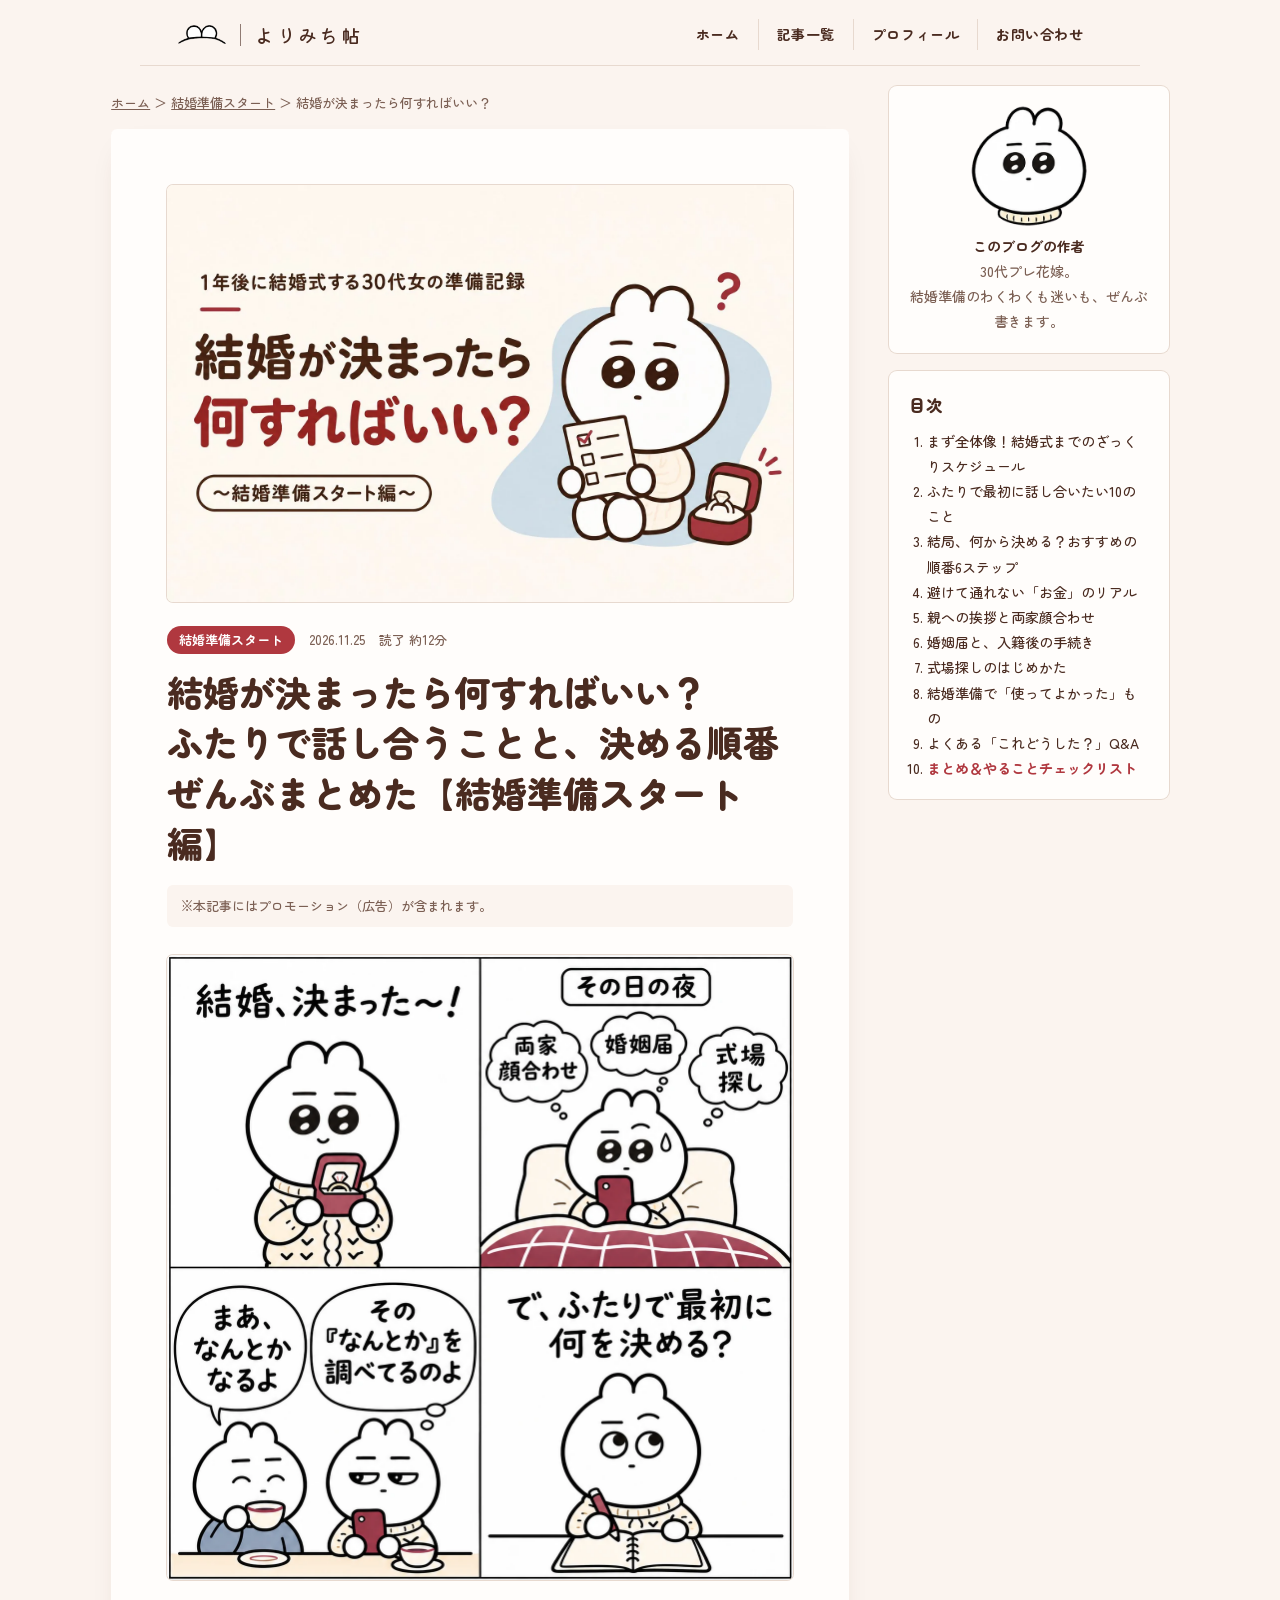
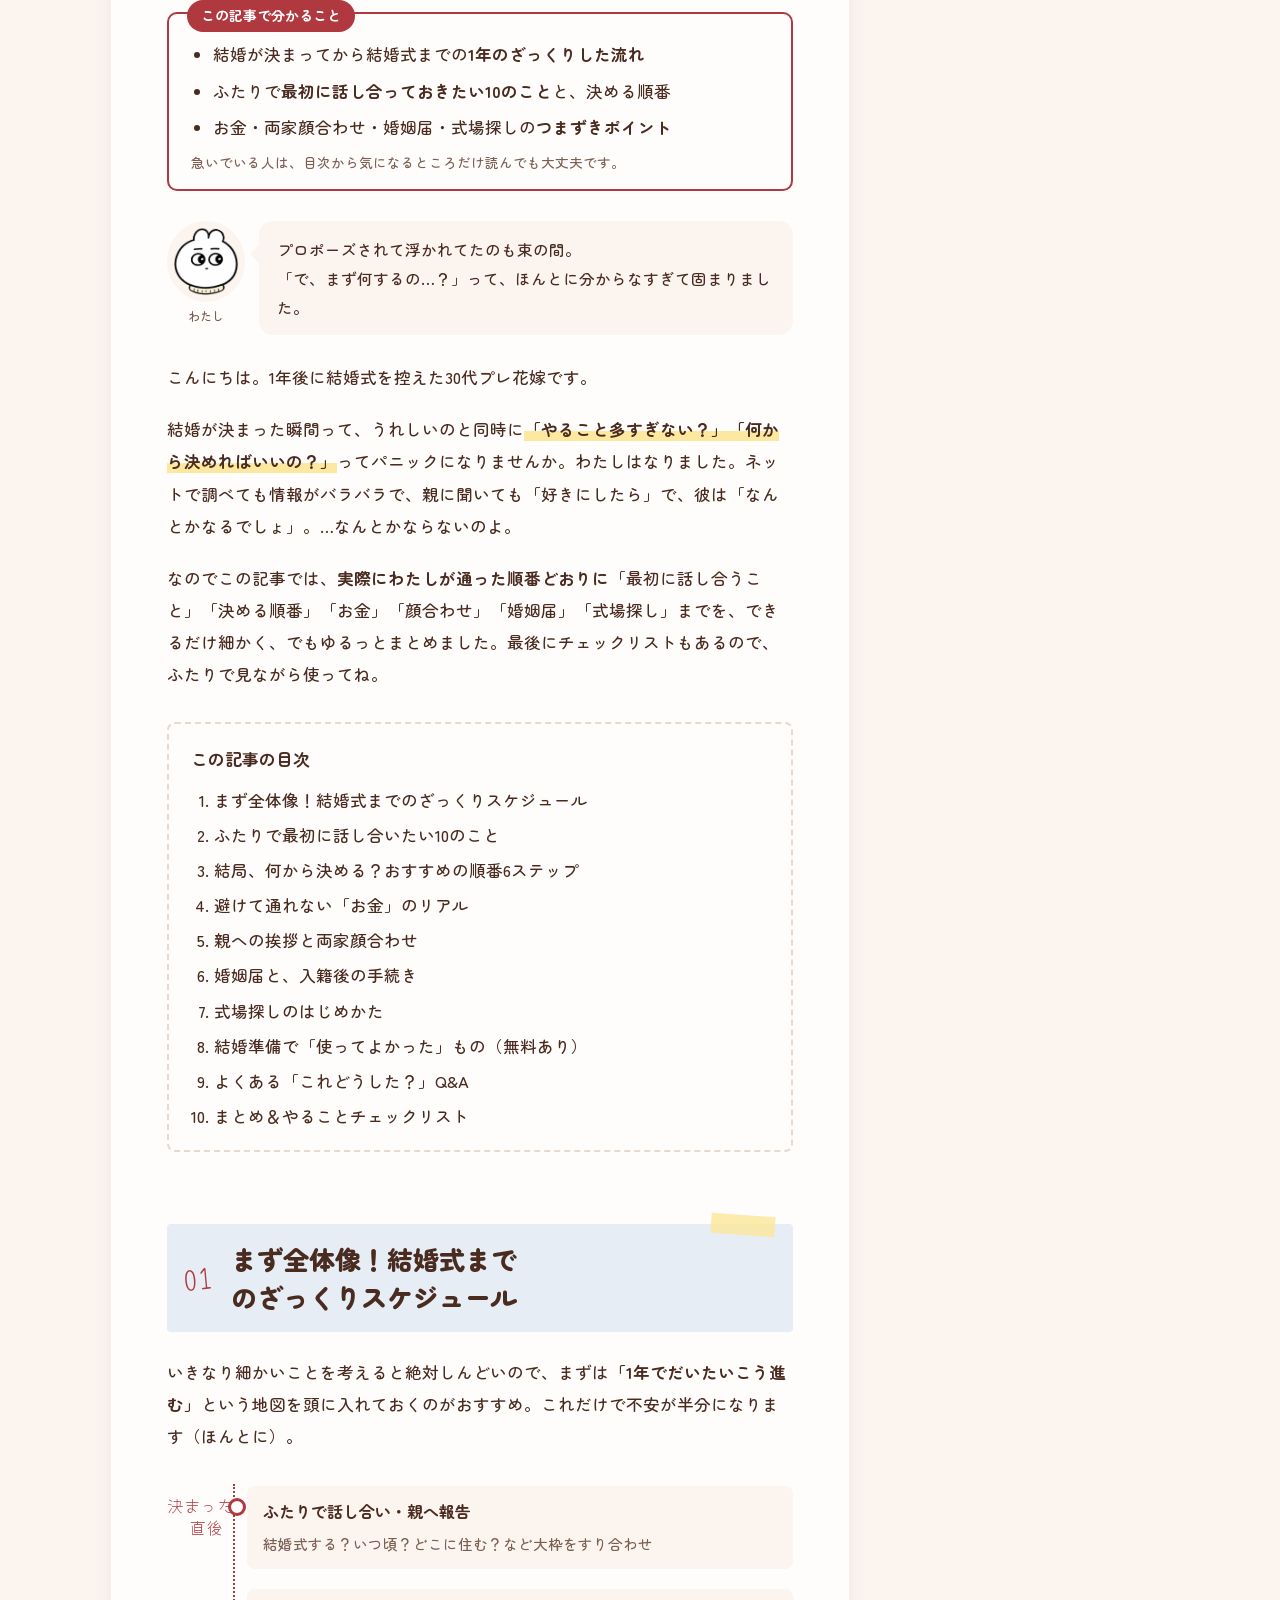
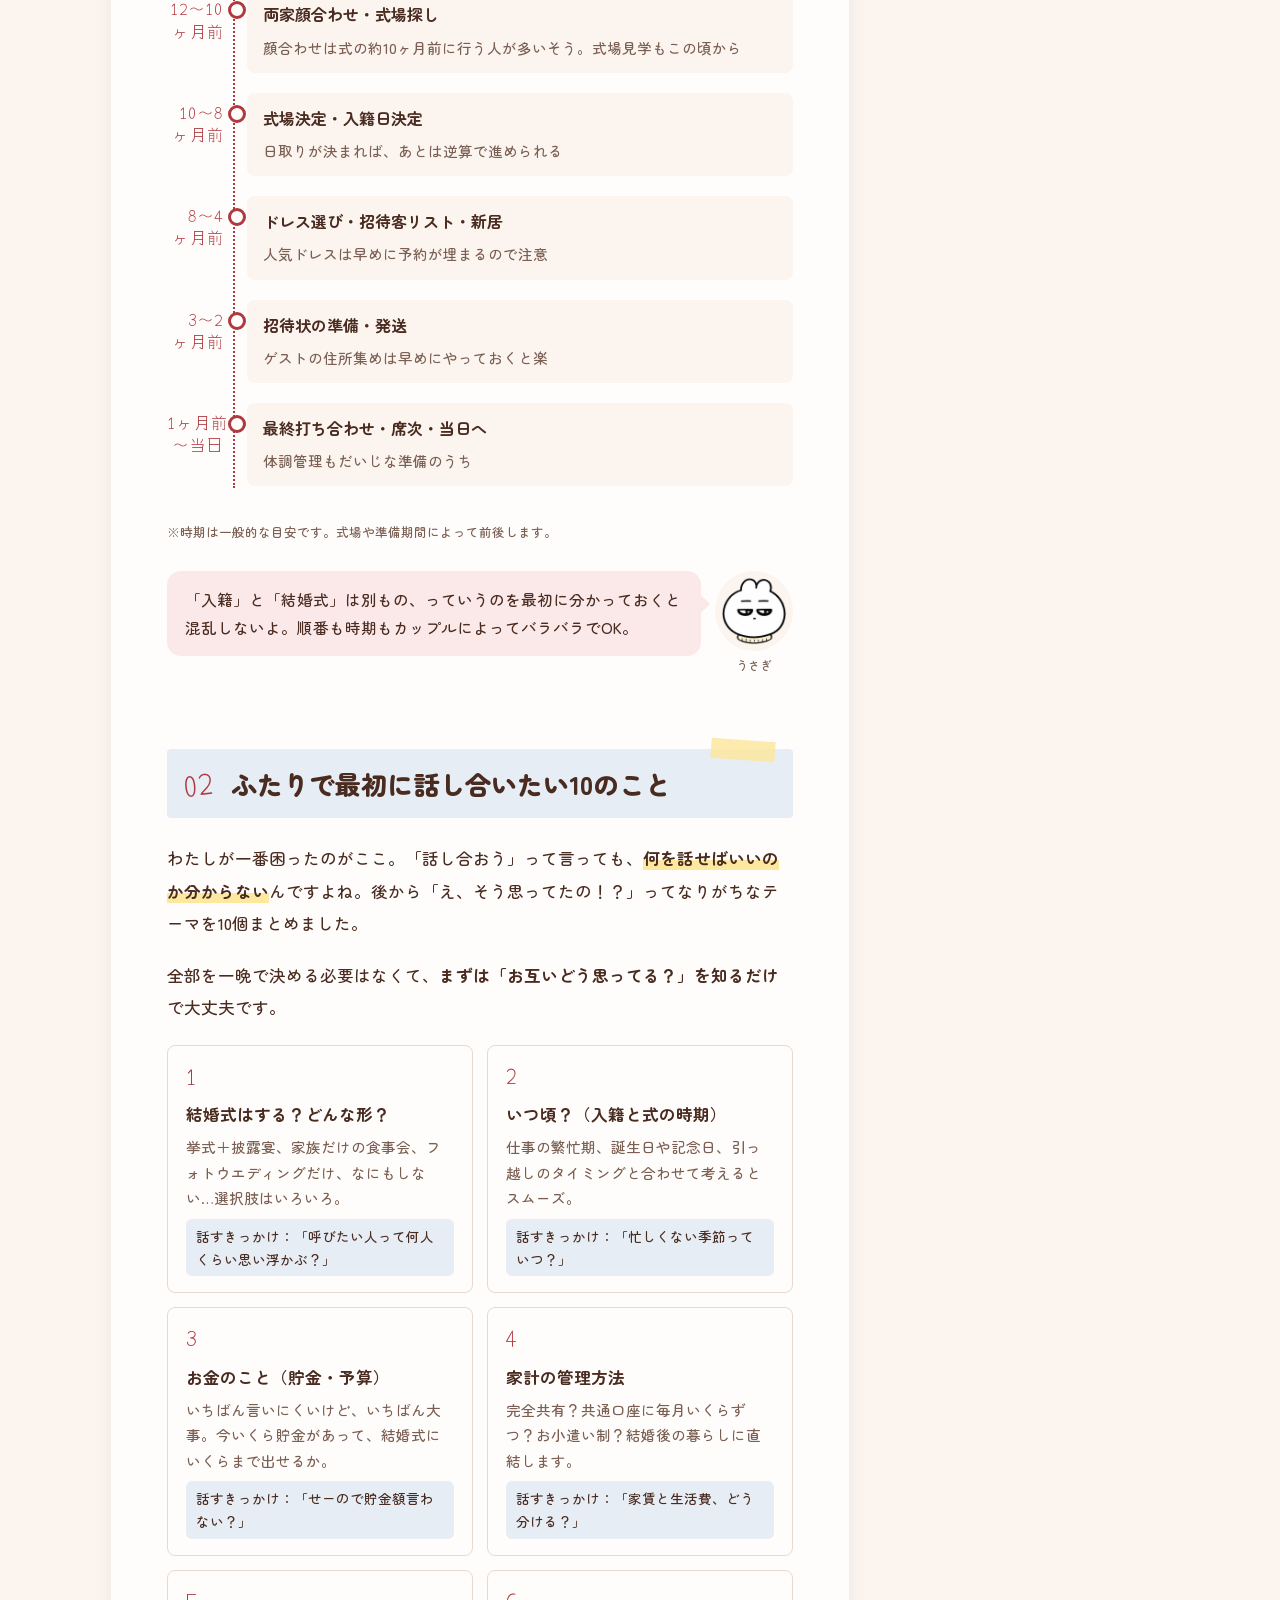
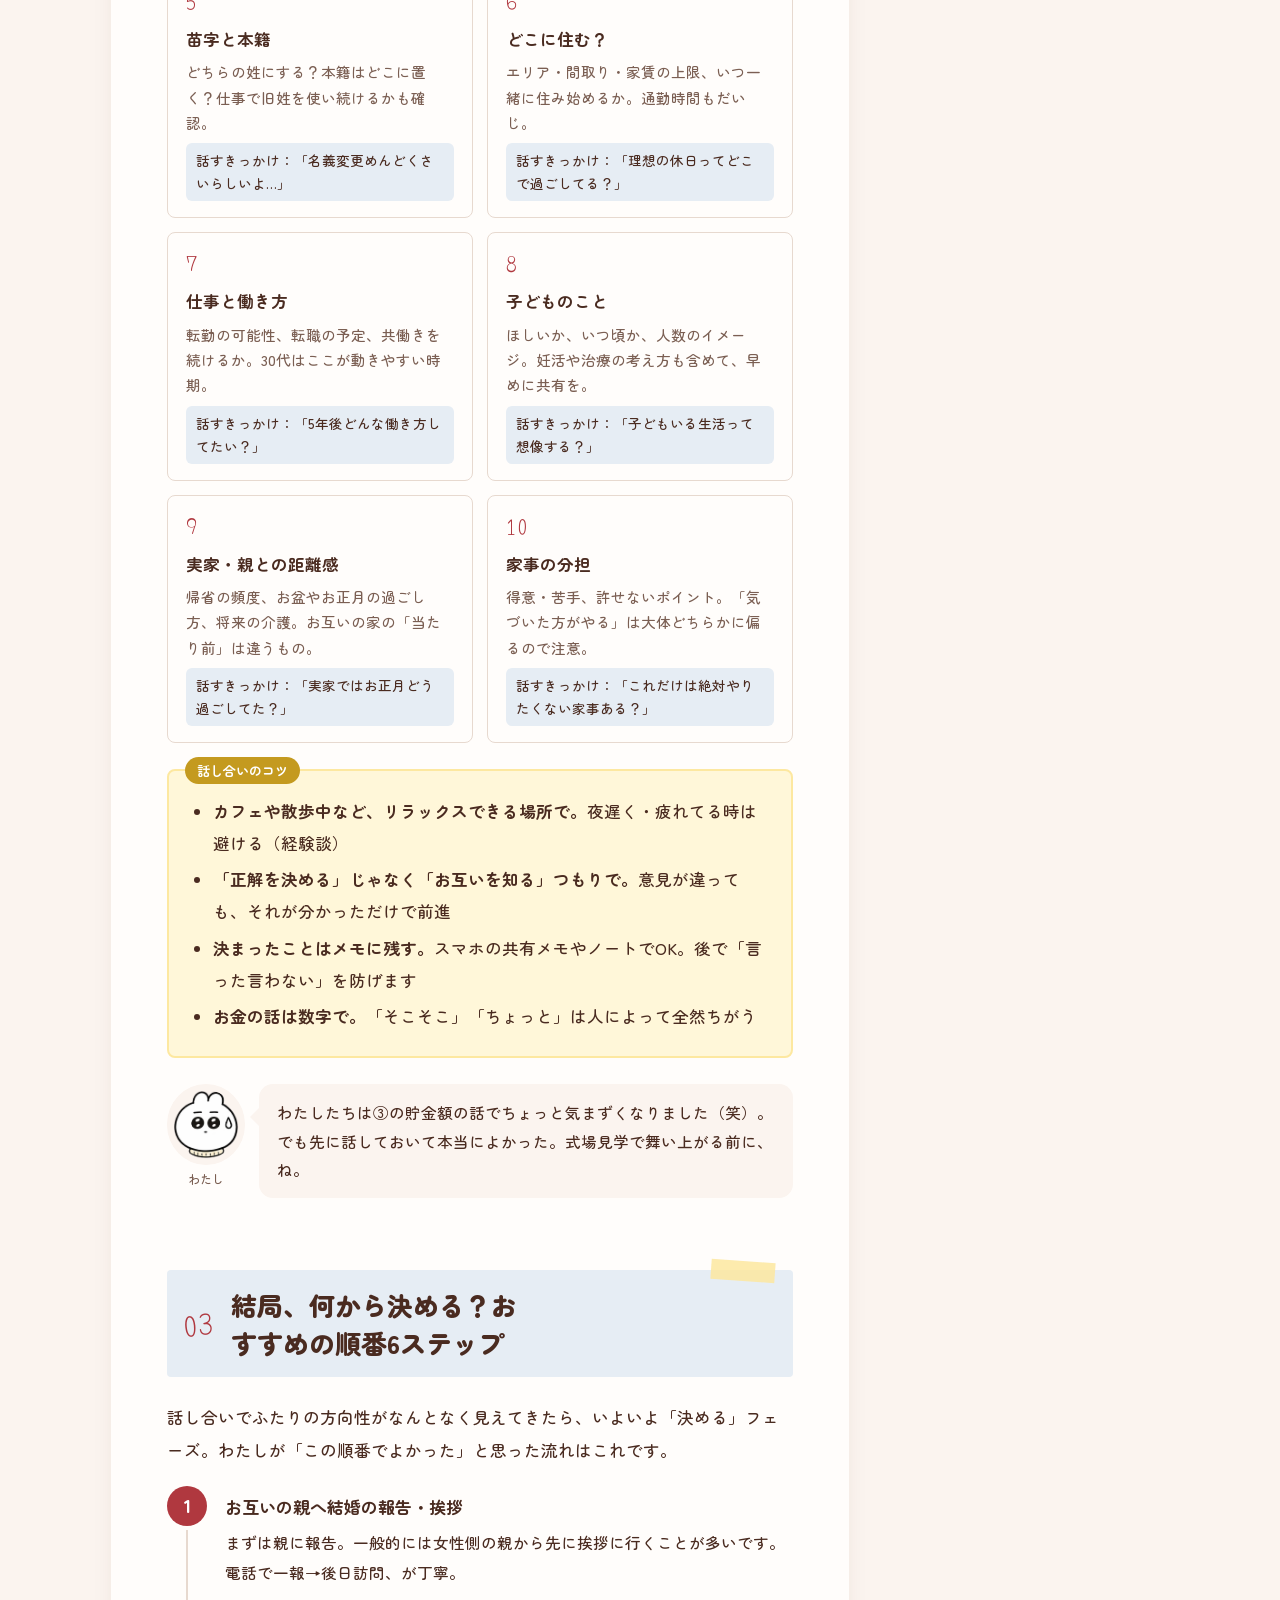
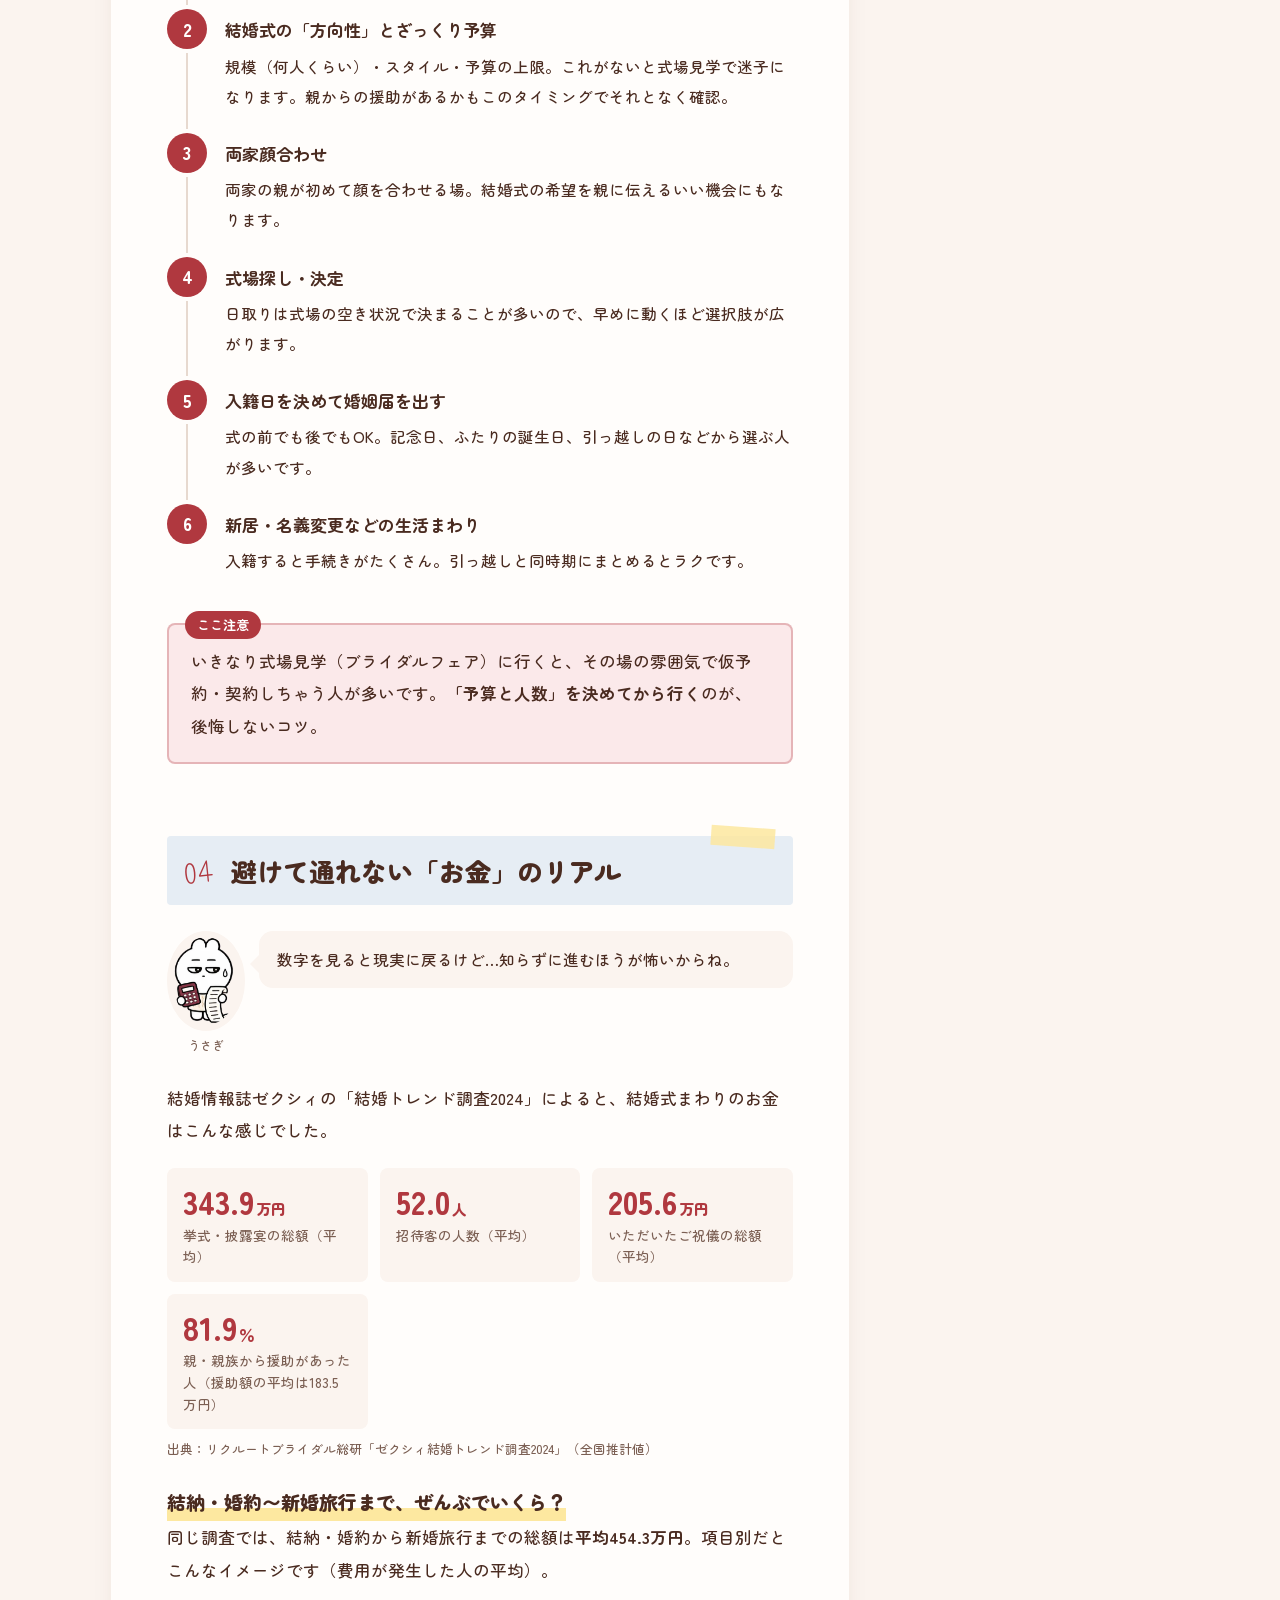
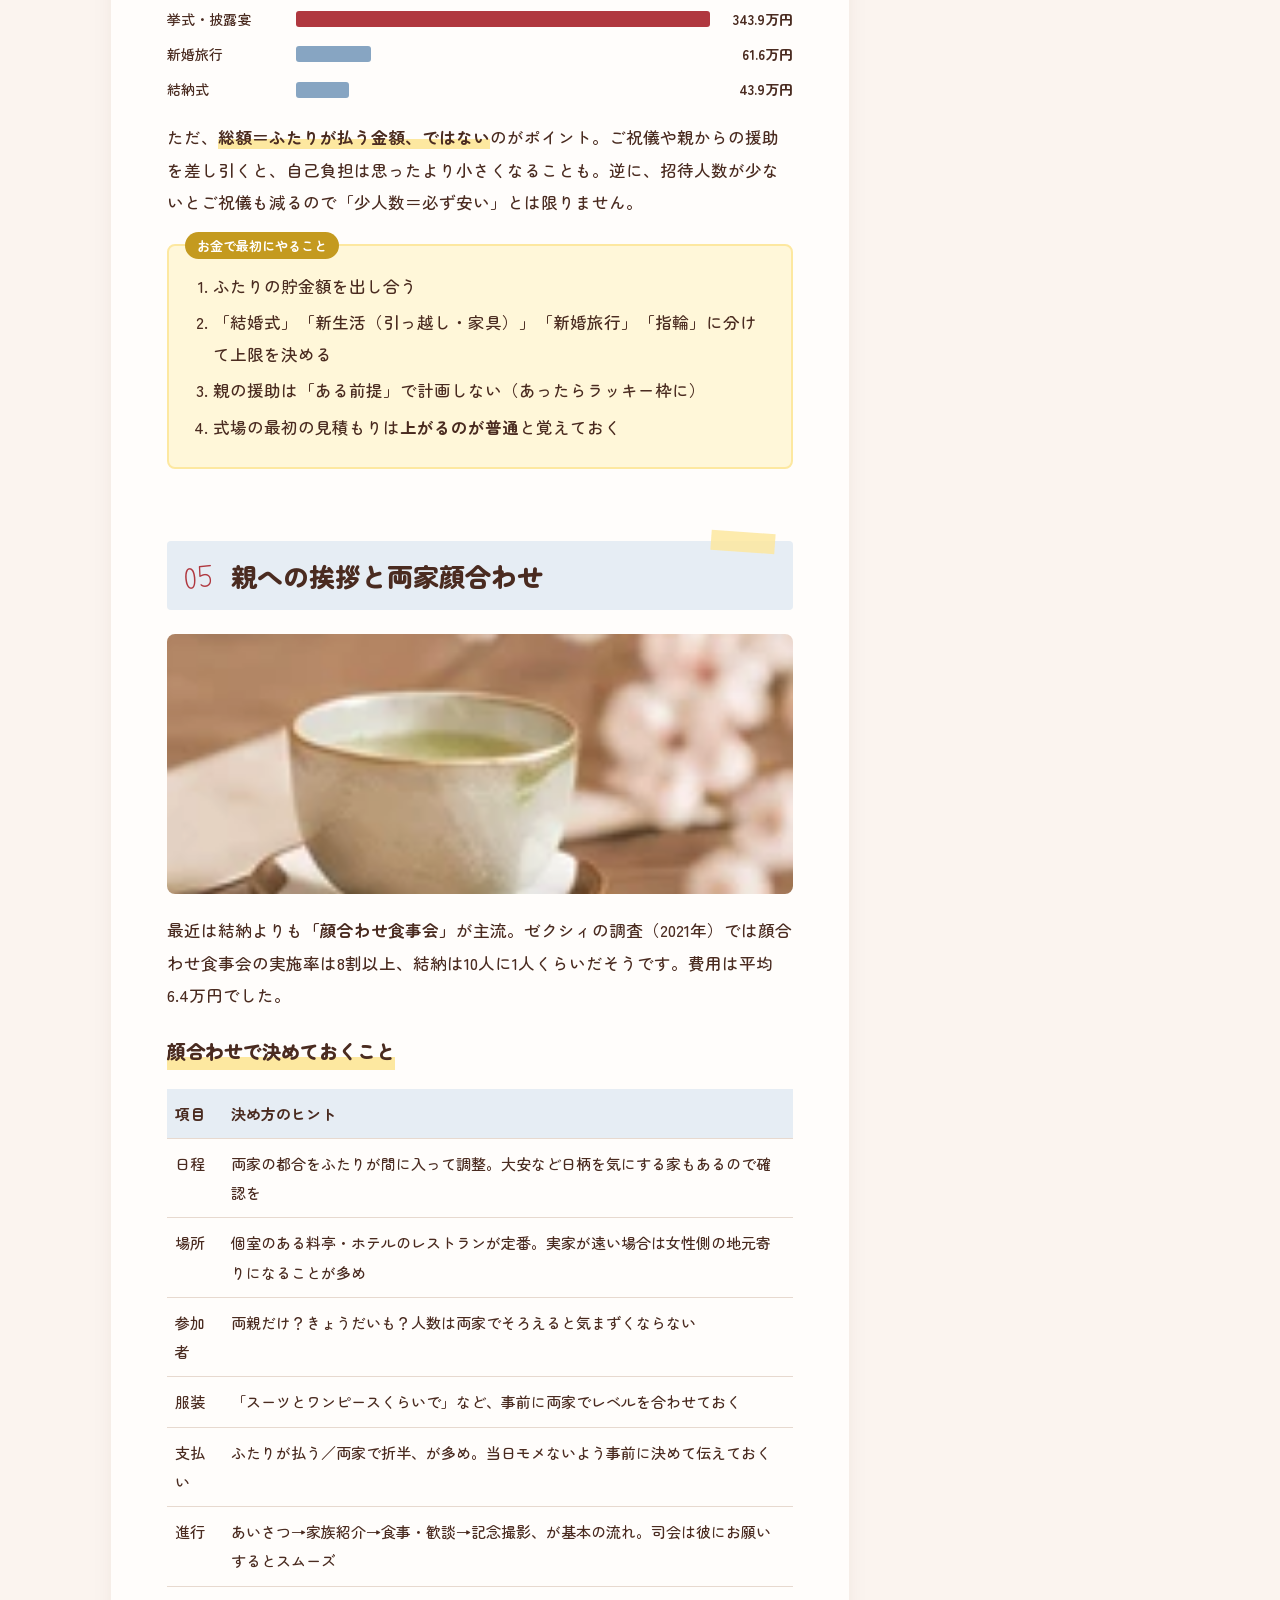
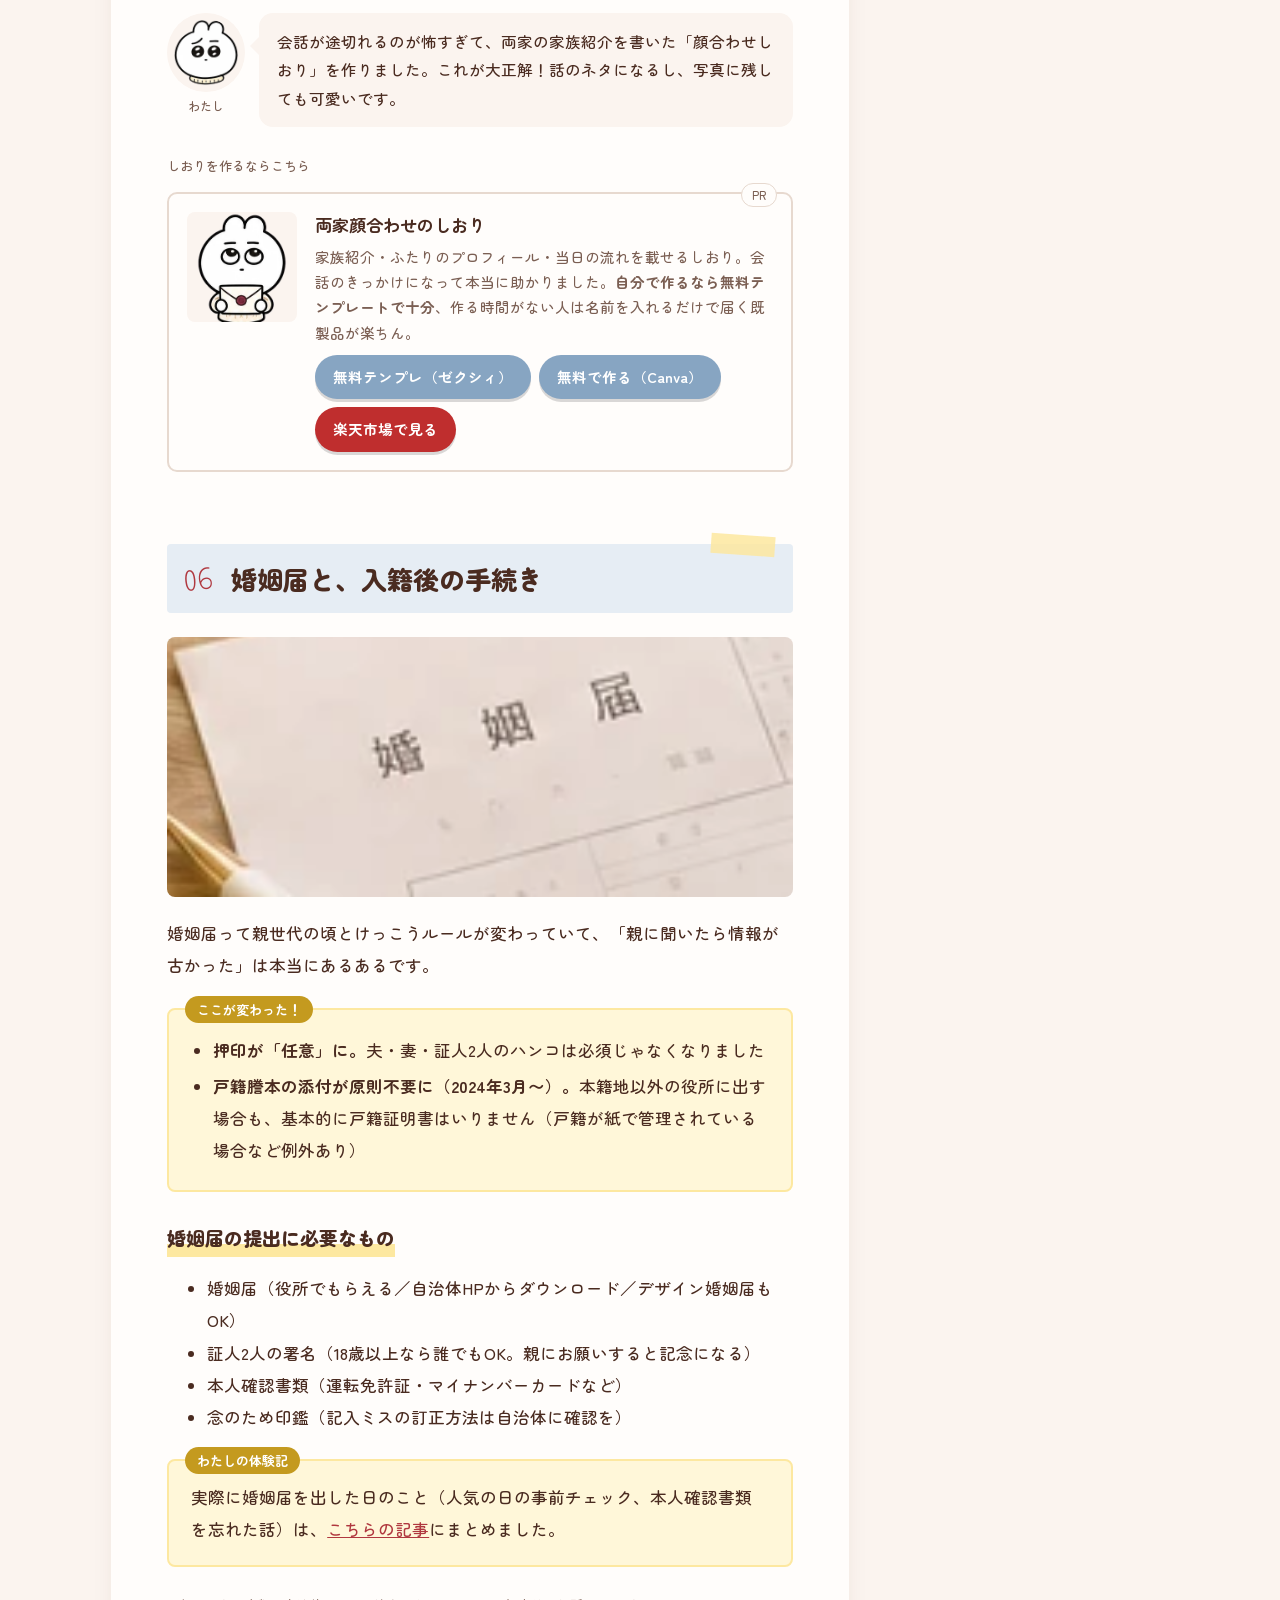
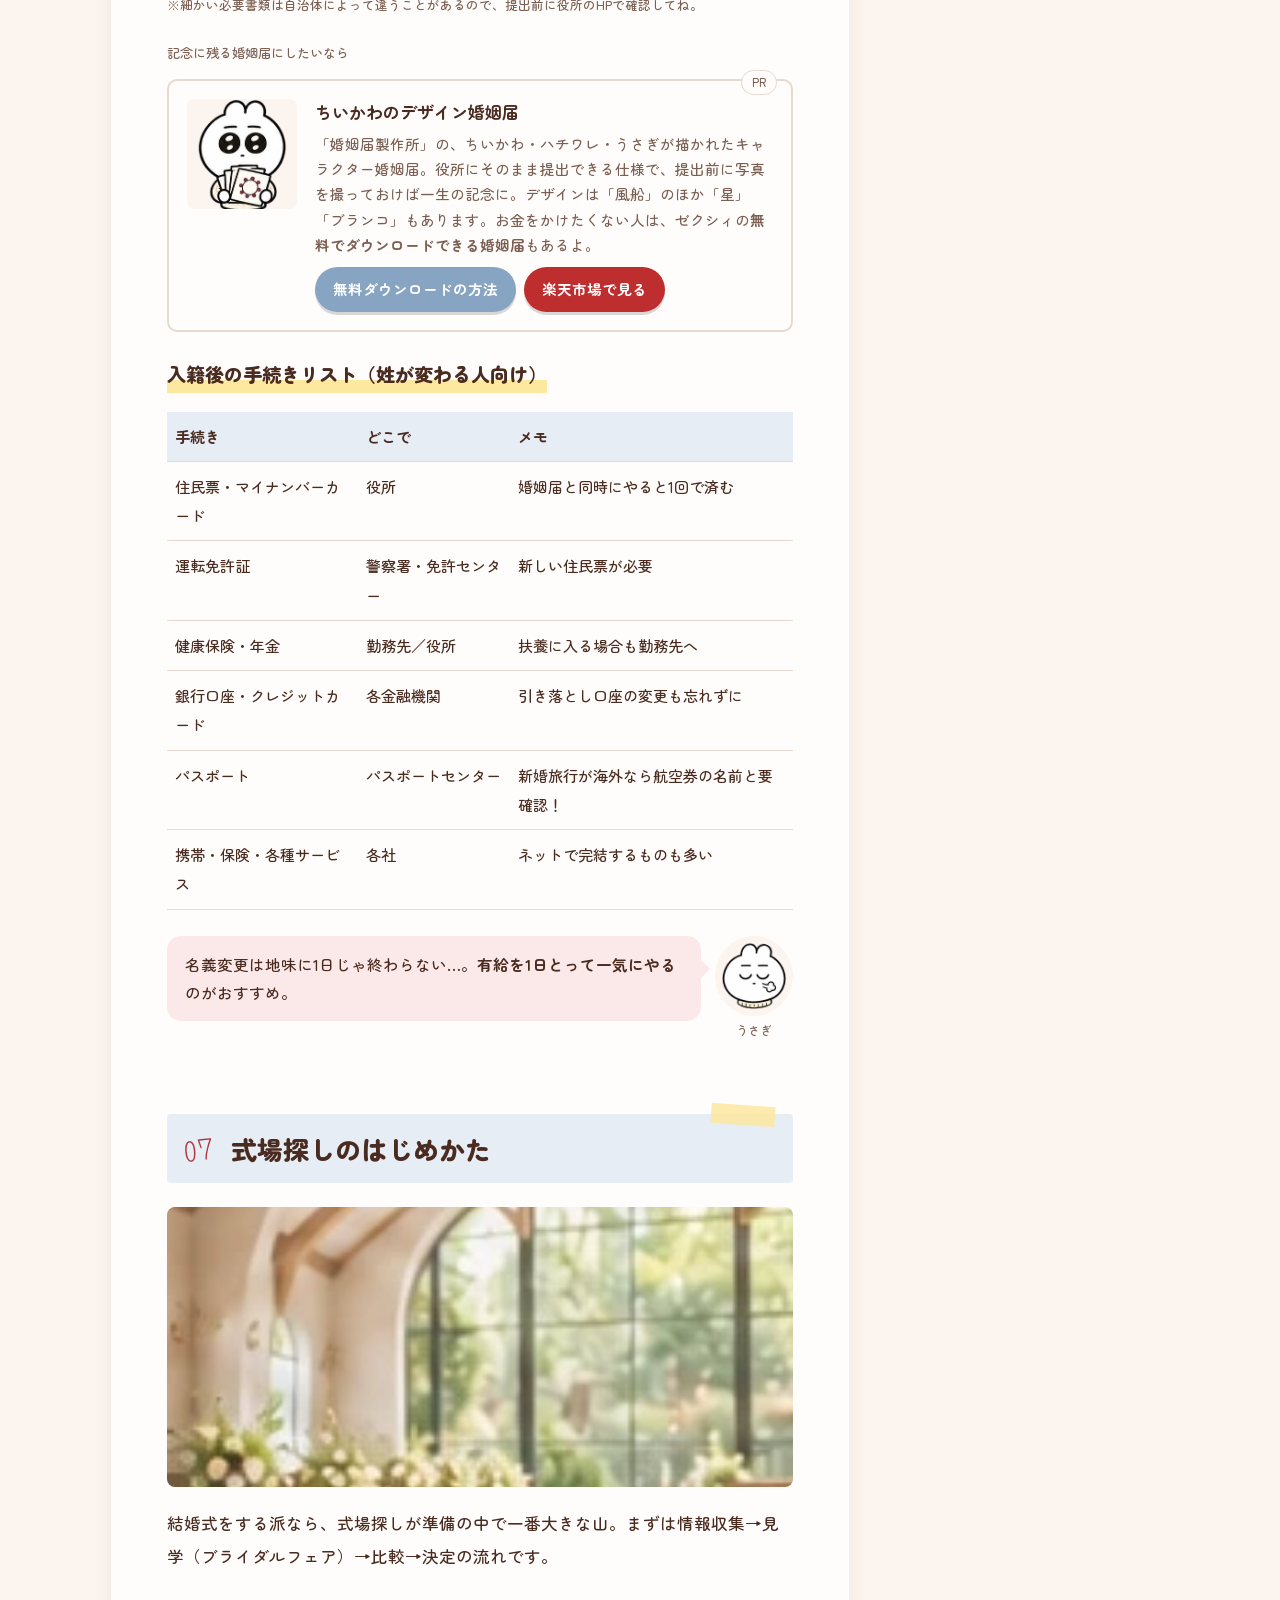
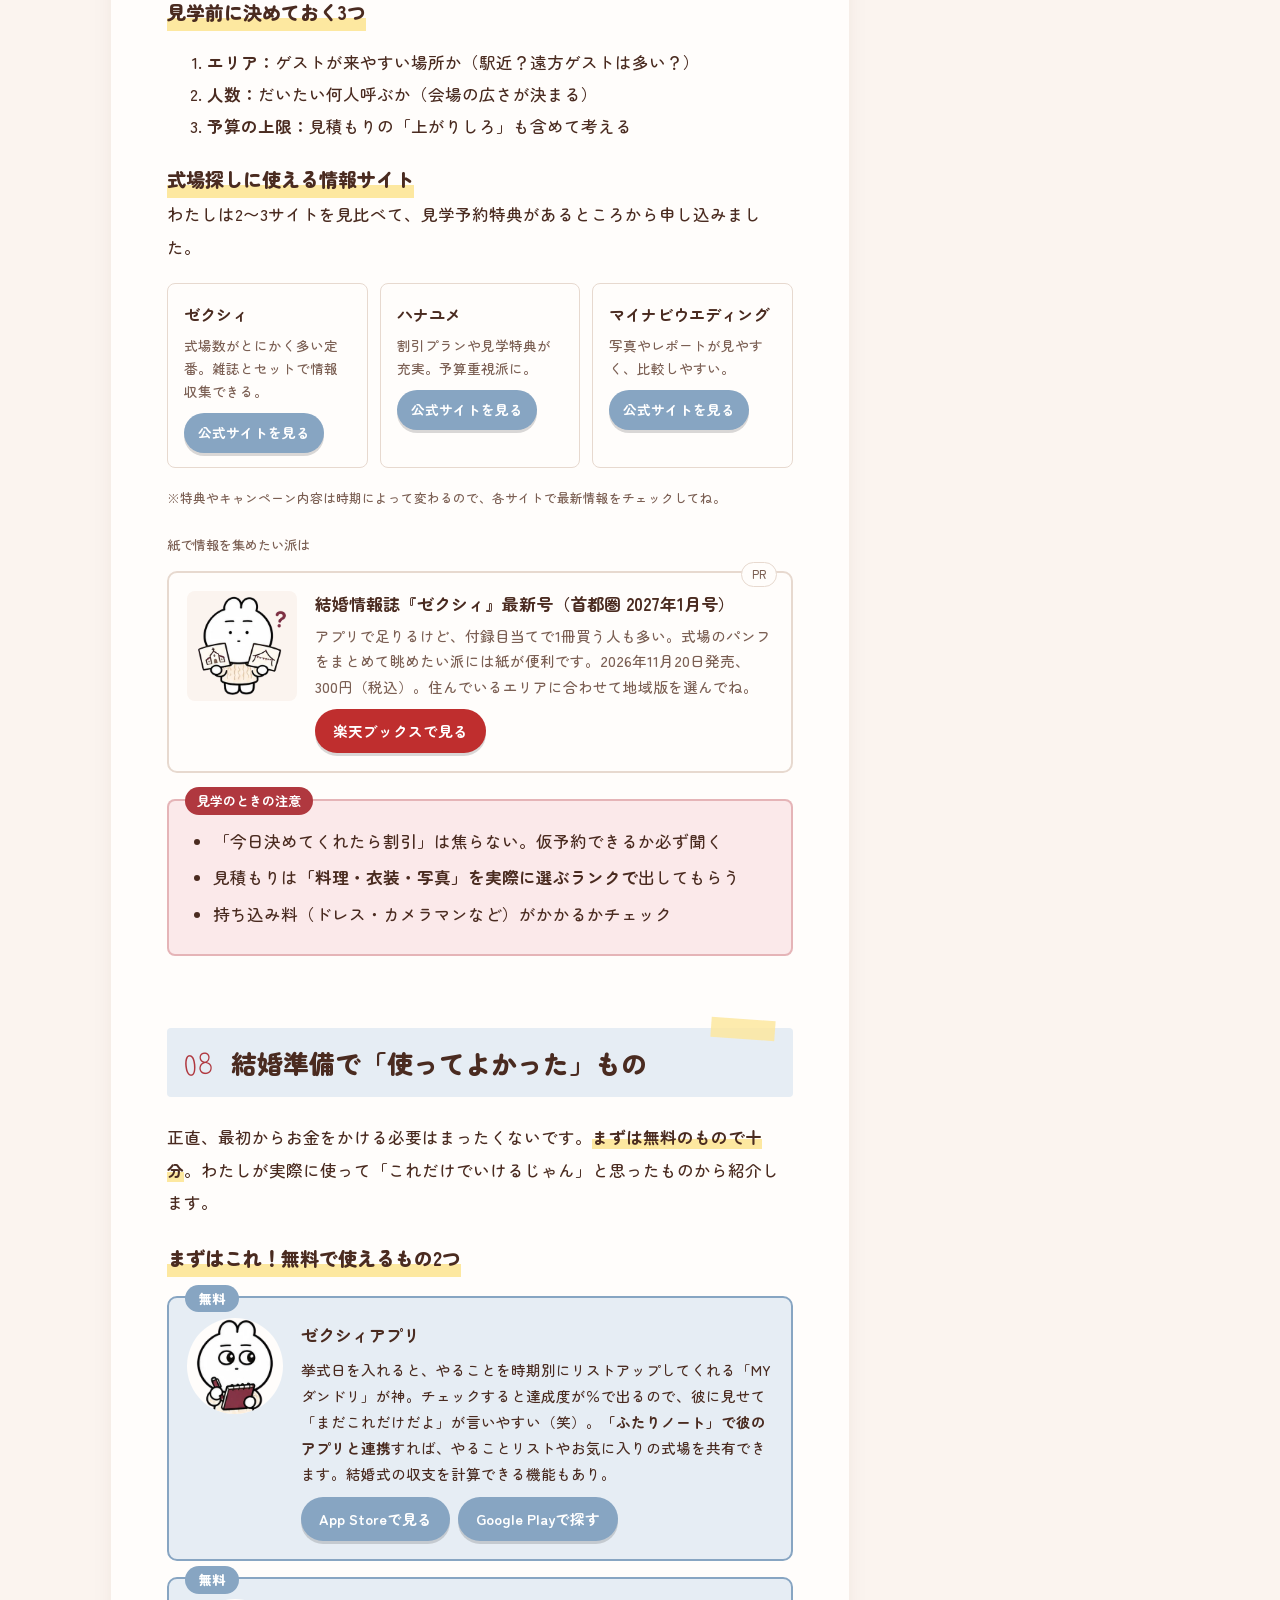
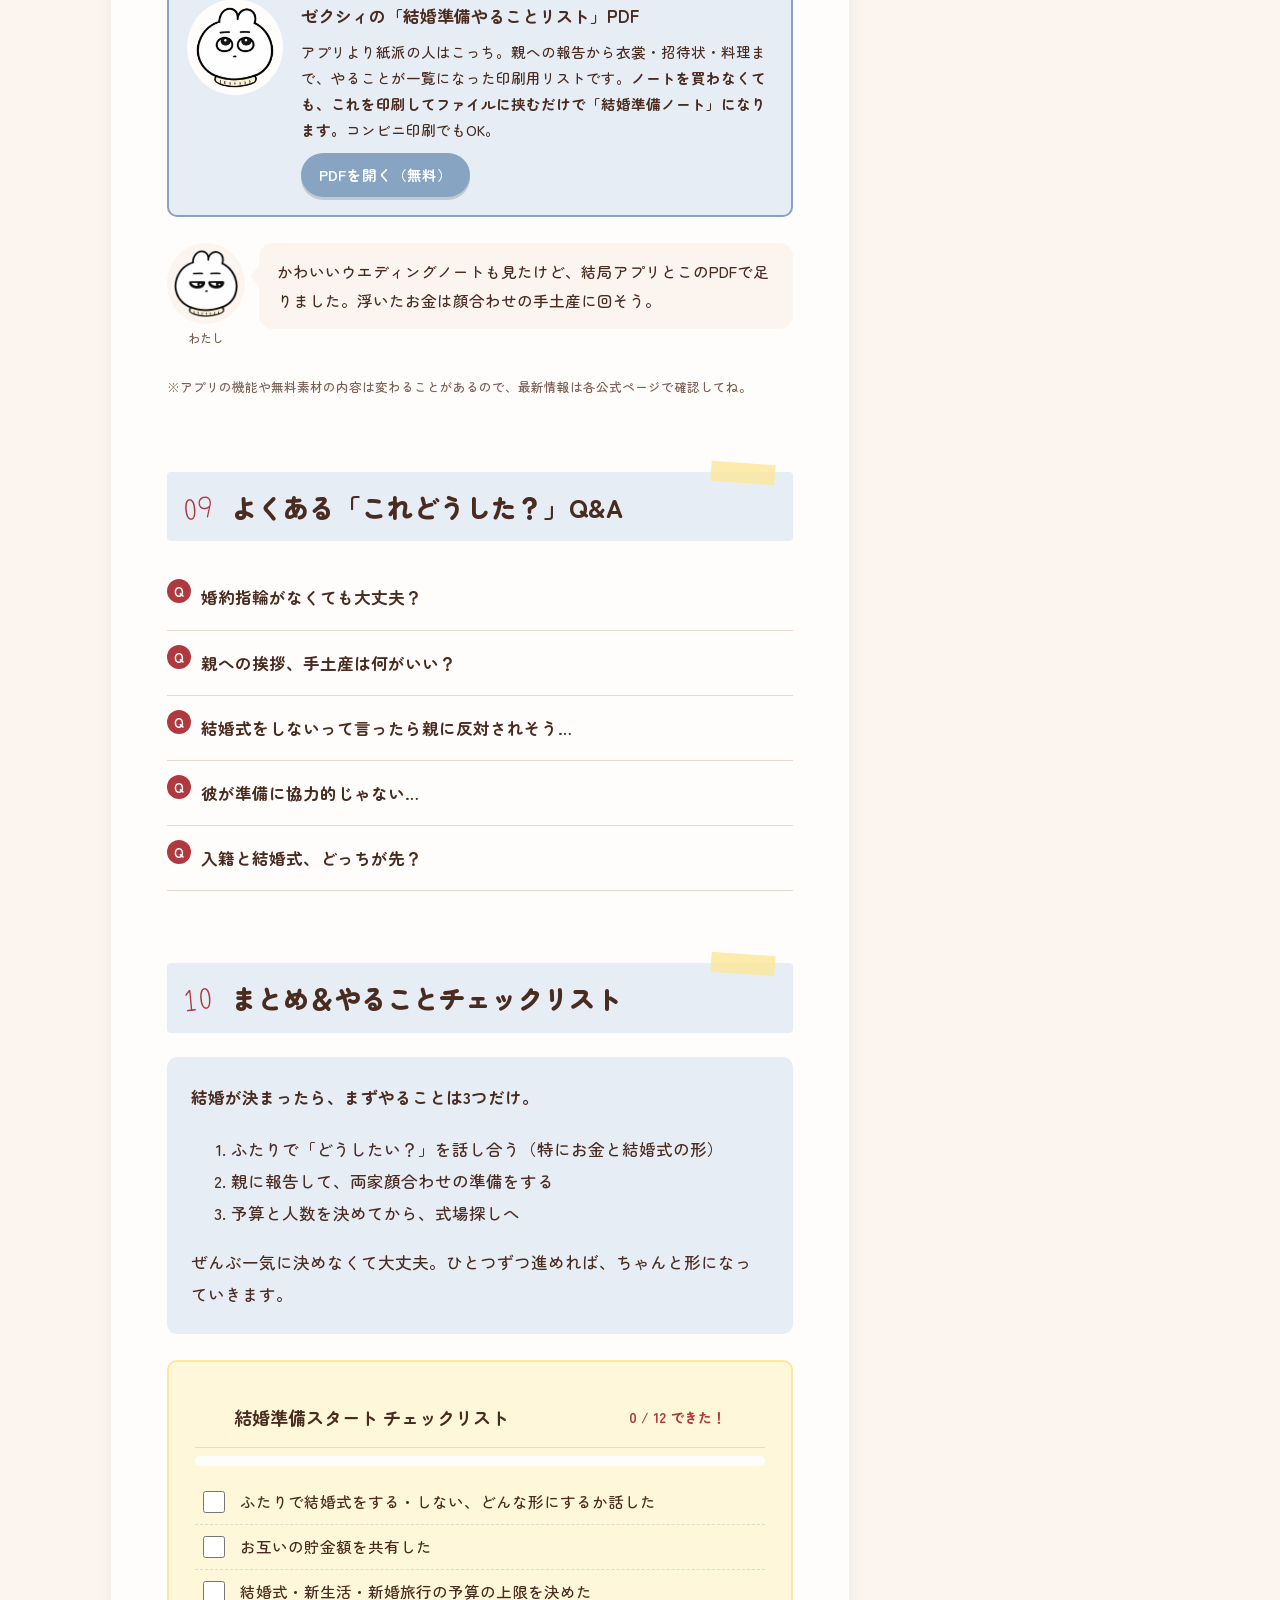
<file: article.html>
<!DOCTYPE html>
<html lang="ja">
<head>
<meta charset="utf-8">
<meta name="viewport" content="width=device-width, initial-scale=1">
<title>結婚が決まったら何すればいい？｜結婚までの、よりみち帖</title>
<meta name="description" content="結婚が決まったけど何から始めればいいか分からない…という30代プレ花嫁へ。ふたりで話し合うこと10個、決める順番、お金・顔合わせ・婚姻届・式場探しまで、先輩花嫁目線でゆるっと丁寧にまとめました。">
<!--
  ▼アフィリエイトリンクの差し替えメモ
  ・Amazon：いまは掲載なし（アソシエイト合格後に追加予定）
  ・楽天：楽天アフィリエイトのリンクに差し替え済み（class="aff-rakuten"）
  ・式場探しサイト：ASP（A8.net等）で提携できたら、そのリンクに差し替えOK
  ※アフィリンクには rel="sponsored" を付けています（Google推奨）
-->
<link rel="preconnect" href="https://fonts.googleapis.com">
<link rel="preconnect" href="https://fonts.gstatic.com" crossorigin>
<link href="https://fonts.googleapis.com/css2?family=Kiwi+Maru:wght@400;500&family=Zen+Maru+Gothic:wght@400;500;700;900&family=Yomogi&display=swap" rel="stylesheet">
<style>
/* VOICE: 30代プレ花嫁の、気さくで丁寧な「先輩のノート」
   IDEA: 結婚準備の手帳。ちぎった紙・付箋・マステ・手書きの赤線
   PICTURE: 添付のアイキャッチ＋うさぎキャラが各章で一緒に悩む
   COLOUR and TYPE: 生成り地・こげ茶・えんじ赤／くすみ青・レモン黄の紙片。Zen Maru Gothic＋手書きYomogi
   LAYOUT: 記事本文720px中心、ヘッダーはデザイン案そのまま、PCは右に目次サイドバー */
:root{color-scheme:light dark;
--bg:light-dark(#fbf4ef,#221a17);--paper:light-dark(#fffdfb,#2d2420);--ink:light-dark(#4a2b20,#f3e6dc);
--sub:light-dark(#7b5f53,#c9b3a6);--red:light-dark(#b0383f,#e8777c);--blue:light-dark(#87a5c2,#5f7c99);
--blue-l:light-dark(#e6edf4,#2b3540);--yel:light-dark(#fde8a0,#5a4b22);--yel-l:light-dark(#fff7d9,#3a3220);
--pink-l:light-dark(#fbe9ea,#3d2629);--line:light-dark(#e7d9cf,#4a3c35)}
:root[data-theme=light]{color-scheme:light}:root[data-theme=dark]{color-scheme:dark}
*{box-sizing:border-box;min-width:0}
html{scroll-behavior:smooth;scroll-padding-top:24px}
body{margin:0;background:var(--bg);color:var(--ink);font:16.5px/1.95 "Zen Maru Gothic",system-ui,sans-serif;overflow-x:clip;font-weight:500}
img{max-width:100%;height:auto;display:block}
a{color:var(--red)}
.hand{font-family:Yomogi,"Zen Maru Gothic",cursive;font-weight:400}

/* header */
.site-h{display:flex;flex-wrap:wrap;gap:12px 32px;align-items:center;justify-content:space-between;padding:22px max(5vw,16px)}
.logo{color:var(--ink);text-decoration:none;font-weight:900;font-size:24px;letter-spacing:.04em;position:relative;padding-bottom:10px}
.logo svg{position:absolute;left:0;bottom:-4px;width:100%;height:14px}
.gnav{display:flex;flex-wrap:wrap;font-size:14px;font-weight:700}
.gnav a{color:var(--ink);text-decoration:none;padding:6px 16px;border-left:1px solid var(--sub)}
.gnav a:first-child{border-left:0}

.wrap{max-width:1160px;margin:0 auto;padding:0 max(4vw,16px) 64px;display:grid;grid-template-columns:minmax(0,1fr);gap:40px}
@media(min-width:1000px){.wrap{grid-template-columns:minmax(0,1fr) 280px}}
.crumb{font-size:13px;color:var(--sub);margin:4px 0 14px}.crumb a{color:var(--sub)}

article{background:var(--paper);border-radius:6px;padding:clamp(20px,4.5vw,56px);box-shadow:0 1px 0 var(--line),0 12px 30px -18px rgba(74,43,32,.25)}
.eye{border-radius:6px;overflow:hidden;margin:0 0 24px;box-shadow:0 0 0 1px var(--line)}
.meta{display:flex;flex-wrap:wrap;gap:8px 14px;font-size:13px;color:var(--sub);align-items:center}
.cat{background:var(--red);color:#fff;border-radius:99px;padding:1px 12px;font-weight:700}
h1{font-size:clamp(25px,4vw,36px);line-height:1.4;margin:12px 0 18px;font-weight:900;text-wrap:balance}
.pr{font-size:13px;color:var(--sub);background:var(--bg);border-radius:6px;padding:8px 14px;margin:0 0 28px}

h2{font-size:clamp(21px,3vw,26px);line-height:1.45;margin:72px 0 24px;font-weight:900;position:relative;padding:16px 20px 16px 64px;background:var(--blue-l);border-radius:4px;text-wrap:balance}
h2 .no{position:absolute;left:16px;top:50%;transform:translateY(-50%) rotate(-6deg);font-family:Yomogi,cursive;color:var(--red);font-size:30px;font-weight:400}
h2::after{content:"";position:absolute;right:18px;top:-9px;width:64px;height:20px;background:color-mix(in srgb,var(--yel) 85%,transparent);transform:rotate(4deg)}
h3{font-size:19px;margin:40px 0 12px;font-weight:900;padding-bottom:6px;background:linear-gradient(transparent 62%,var(--yel) 62%) left bottom/auto no-repeat;display:inline;line-height:2.1}
h3+*{margin-top:14px}
p{margin:0 0 1.2em}
.mk{background:linear-gradient(transparent 60%,var(--yel) 60%);font-weight:700}
.em{color:var(--red);font-weight:700}

/* speech bubble */
.talk{display:flex;gap:14px;align-items:flex-start;margin:26px 0}
.talk img{width:78px;flex:none;border-radius:50%;background:var(--bg);padding:6px}
.talk .b{position:relative;background:var(--bg);border-radius:14px;padding:14px 18px;font-size:15.5px;line-height:1.85;flex:1}
.talk .b::before{content:"";position:absolute;left:-9px;top:24px;border:9px solid transparent;border-left:0;border-right-color:var(--bg)}
.talk .nm{display:block;font-size:12px;color:var(--sub);text-align:center;margin-top:2px}
.talk.r{flex-direction:row-reverse}.talk.r .b{background:var(--pink-l)}
.talk.r .b::before{left:auto;right:-9px;border-right:0;border-left:9px solid var(--pink-l);border-top-color:transparent;border-bottom-color:transparent}

/* toc */
.toc{border:2px dashed var(--line);border-radius:8px;padding:18px 22px 10px;margin:32px 0;background:var(--paper)}
.toc b{font-size:17px}.toc ol{margin:8px 0;padding-left:1.4em}.toc li{margin:3px 0}
.toc a{color:var(--ink);text-decoration:none}.toc a:hover{color:var(--red);text-decoration:underline}

/* boxes */
.box{border-radius:8px;padding:20px 22px;margin:26px 0;position:relative}
.box.point{background:var(--yel-l);border:2px solid var(--yel)}
.box.warn{background:var(--pink-l);border:2px solid color-mix(in srgb,var(--red) 30%,transparent)}
.box .lb{position:absolute;top:-14px;left:16px;background:var(--red);color:#fff;font-size:13px;font-weight:700;padding:1px 12px;border-radius:99px}
.box.point .lb{background:#c49a1f}
.box ul,.box ol{margin:4px 0;padding-left:1.3em}.box li{margin:4px 0}.box p:last-child{margin:0}

/* timeline */
.tl{list-style:none;margin:24px 0;padding:0;position:relative}
.tl::before{content:"";position:absolute;left:66px;top:8px;bottom:8px;border-left:2px dotted var(--red)}
.tl li{display:grid;grid-template-columns:56px minmax(0,1fr);gap:24px;padding:10px 0;position:relative}
.tl li::after{content:"";position:absolute;left:61px;top:22px;width:12px;height:12px;border-radius:50%;background:var(--paper);border:3px solid var(--red)}
.tl .t{font-family:Yomogi,cursive;color:var(--red);font-size:17px;text-align:right;line-height:1.3;padding-top:8px;white-space:nowrap}
.tl .c{background:var(--bg);border-radius:8px;padding:10px 16px}
.tl .c b{display:block;font-size:16px}.tl .c span{font-size:14.5px;color:var(--sub)}

/* talk cards */
.topics{display:grid;grid-template-columns:repeat(auto-fit,minmax(min(100%,260px),1fr));gap:14px;margin:22px 0}
.tp{background:var(--paper);border:1.5px solid var(--line);border-radius:8px;padding:16px 18px;position:relative}
.tp .n{font-family:Yomogi,cursive;color:var(--red);font-size:22px;line-height:1}
.tp b{font-size:16.5px;display:block;margin:4px 0}
.tp p{font-size:14.5px;margin:0;color:var(--sub);line-height:1.75}
.tp .q{display:block;margin-top:8px;font-size:13.5px;background:var(--blue-l);border-radius:6px;padding:6px 10px;color:var(--ink);line-height:1.7}

/* steps */
.steps{counter-reset:s;list-style:none;padding:0;margin:20px 0}
.steps>li{counter-increment:s;position:relative;padding:4px 0 22px 58px}
.steps>li::before{content:counter(s);position:absolute;left:0;top:0;width:40px;height:40px;border-radius:50%;background:var(--red);color:#fff;font-weight:900;display:grid;place-items:center;font-size:18px}
.steps>li::after{content:"";position:absolute;left:19px;top:44px;bottom:4px;border-left:2px solid var(--line)}
.steps>li:last-child::after{display:none}
.steps b{font-size:17px}.steps p{margin:4px 0 0;font-size:15.5px}

/* figures */
.figs{display:grid;grid-template-columns:repeat(auto-fit,minmax(min(100%,180px),1fr));gap:12px;margin:22px 0 8px}
.fg{background:var(--bg);border-radius:8px;padding:14px 16px}
.fg .v{font-size:clamp(26px,4vw,32px);font-weight:900;color:var(--red);line-height:1.2;white-space:nowrap}
.fg .v small{font-size:15px;margin-left:2px}
.fg .k{font-size:13.5px;color:var(--sub);line-height:1.6;margin-top:4px}
.src{font-size:12.5px;color:var(--sub);margin:4px 0 20px}
.bars{margin:18px 0}
.bar{display:grid;grid-template-columns:8.5em minmax(0,1fr) 5.2em;gap:10px;align-items:center;font-size:14px;margin:8px 0}
.bar i{display:block;height:16px;border-radius:3px;background:var(--blue)}
.bar i.r{background:var(--red)}
.bar span:last-child{text-align:right;font-weight:700;white-space:nowrap}

/* tables */
.tbl{width:100%;border-collapse:collapse;font-size:15px;margin:18px 0}
.tbl th,.tbl td{border-bottom:1px solid var(--line);padding:10px 8px;text-align:left;vertical-align:top}
.tbl th{background:var(--blue-l);font-weight:700}
@media(max-width:600px){.stack thead{display:none}.stack tr{display:grid;padding:10px 0;border-bottom:1px solid var(--line)}.stack td{border:0;padding:3px 0 3px 6.5em;display:flow-root}.stack td::before{content:attr(data-l);float:left;width:6em;margin-left:-6.5em;font-weight:700;color:var(--sub);font-size:13px}}

/* product cards */
.free{display:grid;gap:16px;margin:18px 0}
.fr{display:grid;grid-template-columns:96px minmax(0,1fr);gap:18px;border:2.5px solid var(--blue);border-radius:10px;padding:20px 18px 18px;background:var(--blue-l);position:relative}
.fr .fb{position:absolute;top:-13px;left:16px;background:var(--blue);color:#fff;font-weight:900;font-size:13px;padding:1px 14px;border-radius:99px}
.fr .ic{width:96px;height:96px;border-radius:50%;background:var(--paper);display:grid;place-items:center;overflow:hidden}.fr .ic img{width:80px}
.fr>div>b{font-size:17px;display:block}.fr p{font-size:14.5px;margin:6px 0 10px;line-height:1.8}
@media(max-width:520px){.fr{grid-template-columns:1fr}.fr .ic{margin:0 auto}}
.prod{display:grid;grid-template-columns:110px minmax(0,1fr);gap:18px;border:2px solid var(--line);border-radius:10px;padding:18px;margin:22px 0;background:var(--paper);position:relative}
.prod .ic{width:110px;height:110px;border-radius:8px;background:var(--bg);display:grid;place-items:center;overflow:hidden}
.prod .ic img{width:92px}
.prod .tag{position:absolute;top:-11px;right:14px;font-size:11.5px;background:var(--paper);border:1px solid var(--line);color:var(--sub);border-radius:99px;padding:0 10px}
.prod>div>b{font-size:17px;display:block;line-height:1.5}
.prod p{font-size:14.5px;color:var(--sub);margin:6px 0 10px;line-height:1.75}
.btns{display:flex;flex-wrap:wrap;gap:8px}
.btn{display:inline-flex;align-items:center;justify-content:center;min-height:44px;padding:8px 18px;border-radius:99px;font-weight:700;font-size:14.5px;text-decoration:none;color:#fff;box-shadow:0 3px 0 rgba(0,0,0,.15);transition:transform .15s}
.btn:hover{transform:translateY(-2px)}
.btn.amz{background:#e59a2b}.btn.shop{background:#6f8fae}.btn.rkt{background:#bf2e2e}.btn.shop{background:var(--blue);color:#fff}
@media(max-width:520px){.prod{grid-template-columns:1fr}.prod .ic{width:100%;height:120px}}

/* site cards */
.sites{display:grid;grid-template-columns:repeat(auto-fit,minmax(min(100%,200px),1fr));gap:12px;margin:18px 0}
.site{border:1.5px solid var(--line);border-radius:8px;padding:14px 16px;background:var(--paper)}
.site b{font-size:16px}.site p{font-size:13.5px;color:var(--sub);margin:4px 0 10px;line-height:1.7}
.site .btn{min-height:40px;font-size:13.5px;padding:6px 14px}

/* checklist */
.check{background:var(--yel-l);border-radius:10px;padding:22px clamp(16px,3vw,26px);margin:26px 0;border:2px solid var(--yel)}
.check .hd{display:flex;flex-wrap:wrap;justify-content:space-between;align-items:center;gap:8px;margin-bottom:8px}
.check .hd b{font-size:18px}
.prog{font-size:14px;font-weight:700;color:var(--red)}
.meter{height:10px;border-radius:99px;background:var(--paper);overflow:hidden;margin:6px 0 14px}
.meter i{display:block;height:100%;width:0;background:var(--red);transition:width .3s}
.check label{display:flex;gap:12px;align-items:flex-start;padding:8px 4px;border-bottom:1px dashed var(--line);cursor:pointer;font-size:15.5px;line-height:1.7}
.check input{width:22px;height:22px;accent-color:var(--red);flex:none;margin-top:3px}
.check input:checked+span{text-decoration:line-through;color:var(--sub)}
.check input:focus-visible{outline:3px solid var(--blue);outline-offset:2px}
.reset{margin-top:12px;background:none;border:1.5px solid var(--sub);color:var(--sub);border-radius:99px;padding:6px 16px;font:inherit;font-size:13px;cursor:pointer;min-height:40px}

/* faq */
details{border-bottom:1px solid var(--line);padding:6px 0}
summary{cursor:pointer;font-weight:700;padding:10px 0 10px 34px;position:relative;list-style:none}
summary::-webkit-details-marker{display:none}
summary::before{content:"Q";position:absolute;left:0;top:8px;width:24px;height:24px;border-radius:50%;background:var(--red);color:#fff;font-size:13px;display:grid;place-items:center}
details p{padding-left:34px;font-size:15.5px}

/* summary & author */
.matome{background:var(--blue-l);border-radius:10px;padding:24px;margin:24px 0}
.manga{margin:0 0 32px;border-radius:6px;overflow:hidden;box-shadow:0 0 0 1px var(--line)}.manga img{width:100%}
.author{display:grid;grid-template-columns:96px minmax(0,1fr);gap:18px;align-items:center;border-top:2px dashed var(--line);margin-top:48px;padding-top:28px}
.author img{width:96px;border-radius:50%;background:var(--bg);padding:8px}
.author b{font-size:17px}.author p{font-size:14.5px;color:var(--sub);margin:4px 0 0;line-height:1.8}

/* related */
.rel{display:grid;grid-template-columns:repeat(auto-fit,minmax(min(100%,190px),1fr));gap:16px;margin-top:20px}
.rel a{text-decoration:none;color:var(--ink);background:var(--paper);border-radius:8px;overflow:hidden;box-shadow:0 0 0 1px var(--line)}
.rel img{width:100%;aspect-ratio:4/3;object-fit:cover}
.rel span{display:block;padding:10px 14px 14px;font-weight:700;font-size:15px;line-height:1.5}
.rel small{display:block;color:var(--red);font-family:Yomogi,cursive;font-size:15px}

/* sidebar */
aside{display:none}
@media(min-width:1000px){aside{display:block}}
.side{position:sticky;top:20px;display:grid;gap:18px}
.sb{background:var(--paper);border-radius:8px;padding:18px 20px;box-shadow:0 0 0 1px var(--line)}
.sb .tt{font-weight:900;margin-bottom:8px;display:block}
.sb ol{margin:0;padding-left:1.3em;font-size:14px;line-height:1.8}
.sb a{color:var(--ink);text-decoration:none}.sb a:hover{color:var(--red)}
.sb a.on{color:var(--red);font-weight:700}
.prof{text-align:center;font-size:14px;color:var(--sub);line-height:1.8}
.prof img{width:120px;margin:0 auto 6px}

footer{text-align:center;padding:36px 16px 48px;font-size:13px;color:var(--sub);border-top:1px solid var(--line)}
footer .logo{font-size:18px;display:inline-block;margin-bottom:8px}

.fade{opacity:0;transform:translateY(14px);transition:opacity .6s,transform .6s}
.fade.in{opacity:1;transform:none}
@media(prefers-reduced-motion:reduce){.fade{opacity:1;transform:none;transition:none}html{scroll-behavior:auto}.btn{transition:none}}
@media(max-width:600px){body{font-size:16px}.talk img{width:60px}.gnav a{padding:4px 10px}h2{padding-left:52px}h2 .no{left:12px;font-size:25px}.bar{grid-template-columns:6.5em minmax(0,1fr) 4.6em;font-size:13px}}
@media(max-width:640px){.gnav{width:100%;flex-wrap:nowrap;font-size:clamp(11.5px,3.5vw,14px)}.gnav a{flex:1 1 auto;text-align:center;white-space:nowrap;padding:6px 2px!important;letter-spacing:0}.gnav a::after{left:12%!important;right:12%!important}}

.hd{max-width:1000px;margin:0 auto;padding:16px max(3vw,16px) 12px;display:flex;align-items:center;justify-content:space-between;gap:10px 24px;flex-wrap:wrap;border-bottom:1px solid var(--line);margin-bottom:20px}
.nav{display:flex;font-size:14px;font-weight:700;letter-spacing:.04em}
.nav a{text-decoration:none;color:var(--ink);white-space:nowrap;padding:4px 18px;border-left:1px solid var(--line);line-height:1.6}
.nav a:first-child{border-left:0}
.nav a:hover{color:var(--red)}
.brand{display:flex;align-items:center;gap:14px;text-decoration:none;color:var(--ink);font-family:"Kiwi Maru",serif;font-size:19px;letter-spacing:.12em}
.brand img{width:48px}.brand i{width:1px;height:22px;background:var(--ink);opacity:.6}
@media(max-width:760px){.hd{flex-direction:column;align-items:flex-start}.nav{width:100%;font-size:clamp(11.5px,3.5vw,14px);letter-spacing:0}.nav a{flex:1 1 auto;text-align:center;padding:4px 2px}}
.sumbox{border:2px solid var(--red);border-radius:10px;padding:18px 22px 14px;margin:0 0 30px;background:var(--paper);position:relative}
.sumbox .sum-t{position:absolute;top:-14px;left:18px;margin:0;background:var(--red);color:#fff;font-weight:700;font-size:14px;padding:2px 14px;border-radius:99px}
.sumbox ul{margin:6px 0 6px;padding-left:1.3em}.sumbox li{margin:4px 0}
.sumbox .sum-n{margin:0;font-size:13.5px;color:var(--sub)}
.inline-prod{margin:22px 0 8px}
.inline-prod .lbl{font-size:13px;color:var(--sub);margin:0 0 -8px}
</style>
</head>
<body>

<header class="hd">
  <a class="brand" href="index.html"><img src="img/logo.webp" alt=""><i></i>よりみち帖</a>
  <nav class="nav" aria-label="グローバル"><a href="index.html">ホーム</a><a href="index.html#posts">記事一覧</a><a href="index.html#about">プロフィール</a><a href="index.html#contact">お問い合わせ</a></nav>
</header>

<div class="wrap">
<main>
<div class="crumb"><a href="index.html">ホーム</a> ＞ <a href="#">結婚準備スタート</a> ＞ 結婚が決まったら何すればいい？</div>
<article>
  <img class="eye" src="img/eyecatch.webp" width="1536" height="1024" alt="結婚が決まったら何すればいい？〜結婚準備スタート編〜 チェックリストを持ったうさぎのイラスト">
  <div class="meta"><span class="cat">結婚準備スタート</span><time datetime="2026-11-25">2026.11.25</time><span>読了 約12分</span></div>
  <h1>結婚が決まったら何すればいい？<br>ふたりで話し合うことと、決める順番ぜんぶまとめた【結婚準備スタート編】</h1>
  <p class="pr">※本記事にはプロモーション（広告）が含まれます。</p>

  <figure class="manga"><img src="img/manga01.webp" width="1254" height="1254" alt="4コマ漫画：結婚が決まって喜ぶうさぎ。その夜、両家顔合わせ・婚姻届・式場探しが頭をよぎって焦る。彼は「まあ、なんとかなるよ」、わたしは「その『なんとか』を調べてるのよ」。で、ふたりで最初に何を決める？"></figure>

  <div class="sumbox">
    <p class="sum-t">この記事で分かること</p>
    <ul>
      <li>結婚が決まってから結婚式までの<b>1年のざっくりした流れ</b></li>
      <li>ふたりで<b>最初に話し合っておきたい10のこと</b>と、決める順番</li>
      <li>お金・両家顔合わせ・婚姻届・式場探しの<b>つまずきポイント</b></li>
    </ul>
    <p class="sum-n">急いでいる人は、目次から気になるところだけ読んでも大丈夫です。</p>
  </div>

  <div class="talk"><div><img src="img/f_side.webp" alt=""><span class="nm">わたし</span></div><div class="b">プロポーズされて浮かれてたのも束の間。<br>「で、まず何するの…？」って、ほんとに分からなすぎて固まりました。</div></div>

  <p>こんにちは。1年後に結婚式を控えた30代プレ花嫁です。</p>
  <p>結婚が決まった瞬間って、うれしいのと同時に<span class="mk">「やること多すぎない？」「何から決めればいいの？」</span>ってパニックになりませんか。わたしはなりました。ネットで調べても情報がバラバラで、親に聞いても「好きにしたら」で、彼は「なんとかなるでしょ」。…なんとかならないのよ。</p>
  <p>なのでこの記事では、<b>実際にわたしが通った順番どおりに</b>「最初に話し合うこと」「決める順番」「お金」「顔合わせ」「婚姻届」「式場探し」までを、できるだけ細かく、でもゆるっとまとめました。最後にチェックリストもあるので、ふたりで見ながら使ってね。</p>

  <nav class="toc" aria-label="目次"><b>この記事の目次</b>
    <ol>
      <li><a href="#s1">まず全体像！結婚式までのざっくりスケジュール</a></li>
      <li><a href="#s2">ふたりで最初に話し合いたい10のこと</a></li>
      <li><a href="#s3">結局、何から決める？おすすめの順番6ステップ</a></li>
      <li><a href="#s4">避けて通れない「お金」のリアル</a></li>
      <li><a href="#s5">親への挨拶と両家顔合わせ</a></li>
      <li><a href="#s6">婚姻届と、入籍後の手続き</a></li>
      <li><a href="#s7">式場探しのはじめかた</a></li>
      <li><a href="#s8">結婚準備で「使ってよかった」もの（無料あり）</a></li>
      <li><a href="#s9">よくある「これどうした？」Q&amp;A</a></li>
      <li><a href="#s10">まとめ＆やることチェックリスト</a></li>
    </ol>
  </nav>

  <!-- 1 -->
  <h2 id="s1" class="fade"><span class="no">01</span>まず全体像！結婚式までのざっくりスケジュール</h2>
  <p>いきなり細かいことを考えると絶対しんどいので、まずは<b>「1年でだいたいこう進む」</b>という地図を頭に入れておくのがおすすめ。これだけで不安が半分になります（ほんとに）。</p>
  <ol class="tl">
    <li><span class="t">決まった<br>直後</span><div class="c"><b>ふたりで話し合い・親へ報告</b><span>結婚式する？いつ頃？どこに住む？など大枠をすり合わせ</span></div></li>
    <li><span class="t">12〜10<br>ヶ月前</span><div class="c"><b>両家顔合わせ・式場探し</b><span>顔合わせは式の約10ヶ月前に行う人が多いそう。式場見学もこの頃から</span></div></li>
    <li><span class="t">10〜8<br>ヶ月前</span><div class="c"><b>式場決定・入籍日決定</b><span>日取りが決まれば、あとは逆算で進められる</span></div></li>
    <li><span class="t">8〜4<br>ヶ月前</span><div class="c"><b>ドレス選び・招待客リスト・新居</b><span>人気ドレスは早めに予約が埋まるので注意</span></div></li>
    <li><span class="t">3〜2<br>ヶ月前</span><div class="c"><b>招待状の準備・発送</b><span>ゲストの住所集めは早めにやっておくと楽</span></div></li>
    <li><span class="t">1ヶ月前<br>〜当日</span><div class="c"><b>最終打ち合わせ・席次・当日へ</b><span>体調管理もだいじな準備のうち</span></div></li>
  </ol>
  <p class="src">※時期は一般的な目安です。式場や準備期間によって前後します。</p>

  <div class="talk r"><div><img src="img/f_jito.webp" alt=""><span class="nm">うさぎ</span></div><div class="b">「入籍」と「結婚式」は別もの、っていうのを最初に分かっておくと混乱しないよ。順番も時期もカップルによってバラバラでOK。</div></div>

  <!-- 2 -->
  <h2 id="s2" class="fade"><span class="no">02</span>ふたりで最初に話し合いたい10のこと</h2>
  <p>わたしが一番困ったのがここ。「話し合おう」って言っても、<span class="mk">何を話せばいいのか分からない</span>んですよね。後から「え、そう思ってたの！？」ってなりがちなテーマを10個まとめました。</p>
  <p>全部を一晩で決める必要はなくて、<b>まずは「お互いどう思ってる？」を知るだけ</b>で大丈夫です。</p>

  <div class="topics">
    <div class="tp"><span class="n">1</span><b>結婚式はする？どんな形？</b><p>挙式＋披露宴、家族だけの食事会、フォトウエディングだけ、なにもしない…選択肢はいろいろ。</p><span class="q">話すきっかけ：「呼びたい人って何人くらい思い浮かぶ？」</span></div>
    <div class="tp"><span class="n">2</span><b>いつ頃？（入籍と式の時期）</b><p>仕事の繁忙期、誕生日や記念日、引っ越しのタイミングと合わせて考えるとスムーズ。</p><span class="q">話すきっかけ：「忙しくない季節っていつ？」</span></div>
    <div class="tp"><span class="n">3</span><b>お金のこと（貯金・予算）</b><p>いちばん言いにくいけど、いちばん大事。今いくら貯金があって、結婚式にいくらまで出せるか。</p><span class="q">話すきっかけ：「せーので貯金額言わない？」</span></div>
    <div class="tp"><span class="n">4</span><b>家計の管理方法</b><p>完全共有？共通口座に毎月いくらずつ？お小遣い制？結婚後の暮らしに直結します。</p><span class="q">話すきっかけ：「家賃と生活費、どう分ける？」</span></div>
    <div class="tp"><span class="n">5</span><b>苗字と本籍</b><p>どちらの姓にする？本籍はどこに置く？仕事で旧姓を使い続けるかも確認。</p><span class="q">話すきっかけ：「名義変更めんどくさいらしいよ…」</span></div>
    <div class="tp"><span class="n">6</span><b>どこに住む？</b><p>エリア・間取り・家賃の上限、いつ一緒に住み始めるか。通勤時間もだいじ。</p><span class="q">話すきっかけ：「理想の休日ってどこで過ごしてる？」</span></div>
    <div class="tp"><span class="n">7</span><b>仕事と働き方</b><p>転勤の可能性、転職の予定、共働きを続けるか。30代はここが動きやすい時期。</p><span class="q">話すきっかけ：「5年後どんな働き方してたい？」</span></div>
    <div class="tp"><span class="n">8</span><b>子どものこと</b><p>ほしいか、いつ頃か、人数のイメージ。妊活や治療の考え方も含めて、早めに共有を。</p><span class="q">話すきっかけ：「子どもいる生活って想像する？」</span></div>
    <div class="tp"><span class="n">9</span><b>実家・親との距離感</b><p>帰省の頻度、お盆やお正月の過ごし方、将来の介護。お互いの家の「当たり前」は違うもの。</p><span class="q">話すきっかけ：「実家ではお正月どう過ごしてた？」</span></div>
    <div class="tp"><span class="n">10</span><b>家事の分担</b><p>得意・苦手、許せないポイント。「気づいた方がやる」は大体どちらかに偏るので注意。</p><span class="q">話すきっかけ：「これだけは絶対やりたくない家事ある？」</span></div>
  </div>

  <div class="box point"><span class="lb">話し合いのコツ</span>
    <ul>
      <li><b>カフェや散歩中など、リラックスできる場所で。</b>夜遅く・疲れてる時は避ける（経験談）</li>
      <li><b>「正解を決める」じゃなく「お互いを知る」つもりで。</b>意見が違っても、それが分かっただけで前進</li>
      <li><b>決まったことはメモに残す。</b>スマホの共有メモやノートでOK。後で「言った言わない」を防げます</li>
      <li><b>お金の話は数字で。</b>「そこそこ」「ちょっと」は人によって全然ちがう</li>
    </ul>
  </div>

  <div class="talk"><div><img src="img/f_sweat.webp" alt=""><span class="nm">わたし</span></div><div class="b">わたしたちは③の貯金額の話でちょっと気まずくなりました（笑）。でも先に話しておいて本当によかった。式場見学で舞い上がる前に、ね。</div></div>

  <!-- 3 -->
  <h2 id="s3" class="fade"><span class="no">03</span>結局、何から決める？おすすめの順番6ステップ</h2>
  <p>話し合いでふたりの方向性がなんとなく見えてきたら、いよいよ「決める」フェーズ。わたしが「この順番でよかった」と思った流れはこれです。</p>
  <ol class="steps">
    <li><b>お互いの親へ結婚の報告・挨拶</b><p>まずは親に報告。一般的には女性側の親から先に挨拶に行くことが多いです。電話で一報→後日訪問、が丁寧。</p></li>
    <li><b>結婚式の「方向性」とざっくり予算</b><p>規模（何人くらい）・スタイル・予算の上限。これがないと式場見学で迷子になります。親からの援助があるかもこのタイミングでそれとなく確認。</p></li>
    <li><b>両家顔合わせ</b><p>両家の親が初めて顔を合わせる場。結婚式の希望を親に伝えるいい機会にもなります。</p></li>
    <li><b>式場探し・決定</b><p>日取りは式場の空き状況で決まることが多いので、早めに動くほど選択肢が広がります。</p></li>
    <li><b>入籍日を決めて婚姻届を出す</b><p>式の前でも後でもOK。記念日、ふたりの誕生日、引っ越しの日などから選ぶ人が多いです。</p></li>
    <li><b>新居・名義変更などの生活まわり</b><p>入籍すると手続きがたくさん。引っ越しと同時期にまとめるとラクです。</p></li>
  </ol>
  <div class="box warn"><span class="lb">ここ注意</span><p>いきなり式場見学（ブライダルフェア）に行くと、その場の雰囲気で仮予約・契約しちゃう人が多いです。<b>「予算と人数」を決めてから行く</b>のが、後悔しないコツ。</p></div>

  <!-- 4 -->
  <h2 id="s4" class="fade"><span class="no">04</span>避けて通れない「お金」のリアル</h2>
  <div class="talk"><div><img src="img/money.webp" alt=""><span class="nm">うさぎ</span></div><div class="b">数字を見ると現実に戻るけど…知らずに進むほうが怖いからね。</div></div>
  <p>結婚情報誌ゼクシィの「結婚トレンド調査2024」によると、結婚式まわりのお金はこんな感じでした。</p>
  <div class="figs">
    <div class="fg"><div class="v">343.9<small>万円</small></div><div class="k">挙式・披露宴の総額（平均）</div></div>
    <div class="fg"><div class="v">52.0<small>人</small></div><div class="k">招待客の人数（平均）</div></div>
    <div class="fg"><div class="v">205.6<small>万円</small></div><div class="k">いただいたご祝儀の総額（平均）</div></div>
    <div class="fg"><div class="v">81.9<small>％</small></div><div class="k">親・親族から援助があった人（援助額の平均は183.5万円）</div></div>
  </div>
  <p class="src">出典：リクルートブライダル総研「ゼクシィ結婚トレンド調査2024」（全国推計値）</p>

  <h3>結納・婚約〜新婚旅行まで、ぜんぶでいくら？</h3>
  <p>同じ調査では、結納・婚約から新婚旅行までの総額は<b>平均454.3万円</b>。項目別だとこんなイメージです（費用が発生した人の平均）。</p>
  <div class="bars" role="list">
    <div class="bar" role="listitem"><span>挙式・披露宴</span><i class="r" style="width:100%"></i><span>343.9万円</span></div>
    <div class="bar" role="listitem"><span>新婚旅行</span><i style="width:18%"></i><span>61.6万円</span></div>
    <div class="bar" role="listitem"><span>結納式</span><i style="width:12.8%"></i><span>43.9万円</span></div>
  </div>

  <p>ただ、<span class="mk">総額＝ふたりが払う金額、ではない</span>のがポイント。ご祝儀や親からの援助を差し引くと、自己負担は思ったより小さくなることも。逆に、招待人数が少ないとご祝儀も減るので「少人数＝必ず安い」とは限りません。</p>
  <div class="box point"><span class="lb">お金で最初にやること</span>
    <ol>
      <li>ふたりの貯金額を出し合う</li>
      <li>「結婚式」「新生活（引っ越し・家具）」「新婚旅行」「指輪」に分けて上限を決める</li>
      <li>親の援助は「ある前提」で計画しない（あったらラッキー枠に）</li>
      <li>式場の最初の見積もりは<b>上がるのが普通</b>と覚えておく</li>
    </ol>
  </div>

  <!-- 5 -->
  <h2 id="s5" class="fade"><span class="no">05</span>親への挨拶と両家顔合わせ</h2>
  <img src="img/pc_kao.webp" alt="和室のテーブルに置かれた湯呑みと花" width="222" height="185" style="width:100%;max-height:260px;object-fit:cover;border-radius:8px;margin:0 0 20px">
  <p>最近は結納よりも<b>「顔合わせ食事会」</b>が主流。ゼクシィの調査（2021年）では顔合わせ食事会の実施率は8割以上、結納は10人に1人くらいだそうです。費用は平均6.4万円でした。</p>

  <h3>顔合わせで決めておくこと</h3>
  <table class="tbl stack">
    <thead><tr><th>項目</th><th>決め方のヒント</th></tr></thead>
    <tbody>
      <tr><td>日程</td><td>両家の都合をふたりが間に入って調整。大安など日柄を気にする家もあるので確認を</td></tr>
      <tr><td>場所</td><td>個室のある料亭・ホテルのレストランが定番。実家が遠い場合は女性側の地元寄りになることが多め</td></tr>
      <tr><td>参加者</td><td>両親だけ？きょうだいも？人数は両家でそろえると気まずくならない</td></tr>
      <tr><td>服装</td><td>「スーツとワンピースくらいで」など、事前に両家でレベルを合わせておく</td></tr>
      <tr><td>支払い</td><td>ふたりが払う／両家で折半、が多め。当日モメないよう事前に決めて伝えておく</td></tr>
      <tr><td>進行</td><td>あいさつ→家族紹介→食事・歓談→記念撮影、が基本の流れ。司会は彼にお願いするとスムーズ</td></tr>
    </tbody>
  </table>

  <div class="talk"><div><img src="img/f_worry.webp" alt=""><span class="nm">わたし</span></div><div class="b">会話が途切れるのが怖すぎて、両家の家族紹介を書いた「顔合わせしおり」を作りました。これが大正解！話のネタになるし、写真に残しても可愛いです。</div></div>

  <div class="inline-prod"><p class="lbl">しおりを作るならこちら</p>
  <div class="prod"><span class="tag">PR</span><div class="ic"><img src="img/letter.webp" alt=""></div><div>
    <b>両家顔合わせのしおり</b>
    <p>家族紹介・ふたりのプロフィール・当日の流れを載せるしおり。会話のきっかけになって本当に助かりました。<b>自分で作るなら無料テンプレートで十分</b>、作る時間がない人は名前を入れるだけで届く既製品が楽ちん。</p>
    <div class="btns"><a class="btn shop" href="https://zexy.net/article/app002502025/" target="_blank" rel="noopener">無料テンプレ（ゼクシィ）</a><a class="btn shop" href="https://www.canva.com/ja_jp/create/kaoawasenoshiori/" target="_blank" rel="noopener">無料で作る（Canva）</a><a class="btn rkt aff-rakuten" href="https://hb.afl.rakuten.co.jp/hgc/1247e6c6.291c6618.1247e6c7.bfaca5d7/?pc=https%3A%2F%2Fsearch.rakuten.co.jp%2Fsearch%2Fmall%2F%25E9%25A1%2594%25E5%2590%2588%25E3%2582%258F%25E3%2581%259B%2520%25E3%2581%2597%25E3%2581%258A%25E3%2582%258A%2F&amp;link_type=text" target="_blank" rel="sponsored noopener">楽天市場で見る</a></div>
  </div></div>
  </div>


  <!-- 6 -->
  <h2 id="s6" class="fade"><span class="no">06</span>婚姻届と、入籍後の手続き</h2>
  <img src="img/pc_kon.webp" alt="婚姻届とペン" width="235" height="175" style="width:100%;max-height:260px;object-fit:cover;border-radius:8px;margin:0 0 20px">
  <p>婚姻届って親世代の頃とけっこうルールが変わっていて、「親に聞いたら情報が古かった」は本当にあるあるです。</p>
  <div class="box point"><span class="lb">ここが変わった！</span>
    <ul>
      <li><b>押印が「任意」に。</b>夫・妻・証人2人のハンコは必須じゃなくなりました</li>
      <li><b>戸籍謄本の添付が原則不要に（2024年3月〜）。</b>本籍地以外の役所に出す場合も、基本的に戸籍証明書はいりません（戸籍が紙で管理されている場合など例外あり）</li>
    </ul>
  </div>

  <h3>婚姻届の提出に必要なもの</h3>
  <ul>
    <li>婚姻届（役所でもらえる／自治体HPからダウンロード／デザイン婚姻届もOK）</li>
    <li>証人2人の署名（18歳以上なら誰でもOK。親にお願いすると記念になる）</li>
    <li>本人確認書類（運転免許証・マイナンバーカードなど）</li>
    <li>念のため印鑑（記入ミスの訂正方法は自治体に確認を）</li>
  </ul>
  <div class="box point"><span class="lb">わたしの体験記</span><p>実際に婚姻届を出した日のこと（人気の日の事前チェック、本人確認書類を忘れた話）は、<a href="konin.html">こちらの記事</a>にまとめました。</p></div>
  <p class="src">※細かい必要書類は自治体によって違うことがあるので、提出前に役所のHPで確認してね。</p>

  <div class="inline-prod"><p class="lbl">記念に残る婚姻届にしたいなら</p>
  <div class="prod"><span class="tag">PR</span><div class="ic"><img src="img/invite.webp" alt=""></div><div>
    <b>ちいかわのデザイン婚姻届</b>
    <p>「婚姻届製作所」の、ちいかわ・ハチワレ・うさぎが描かれたキャラクター婚姻届。役所にそのまま提出できる仕様で、提出前に写真を撮っておけば一生の記念に。デザインは「風船」のほか「星」「ブランコ」もあります。お金をかけたくない人は、ゼクシィの<b>無料でダウンロードできる婚姻届</b>もあるよ。</p>
    <div class="btns"><a class="btn shop" href="https://zexy.net/article/app002102018/" target="_blank" rel="noopener">無料ダウンロードの方法</a><a class="btn rkt aff-rakuten" href="https://hb.afl.rakuten.co.jp/hgc/1247e6c6.291c6618.1247e6c7.bfaca5d7/?pc=https%3A%2F%2Fitem.rakuten.co.jp%2Fkonin-todoke%2F10000160%2F&amp;link_type=text" target="_blank" rel="sponsored noopener">楽天市場で見る</a></div>
  </div></div>
  </div>


  <h3>入籍後の手続きリスト（姓が変わる人向け）</h3>
  <table class="tbl stack">
    <thead><tr><th>手続き</th><th>どこで</th><th>メモ</th></tr></thead>
    <tbody>
      <tr><td>住民票・マイナンバーカード</td><td>役所</td><td>婚姻届と同時にやると1回で済む</td></tr>
      <tr><td>運転免許証</td><td>警察署・免許センター</td><td>新しい住民票が必要</td></tr>
      <tr><td>健康保険・年金</td><td>勤務先／役所</td><td>扶養に入る場合も勤務先へ</td></tr>
      <tr><td>銀行口座・クレジットカード</td><td>各金融機関</td><td>引き落とし口座の変更も忘れずに</td></tr>
      <tr><td>パスポート</td><td>パスポートセンター</td><td>新婚旅行が海外なら航空券の名前と要確認！</td></tr>
      <tr><td>携帯・保険・各種サービス</td><td>各社</td><td>ネットで完結するものも多い</td></tr>
    </tbody>
  </table>
  <div class="talk r"><div><img src="img/f_sigh.webp" alt=""><span class="nm">うさぎ</span></div><div class="b">名義変更は地味に1日じゃ終わらない…。<b>有給を1日とって一気にやる</b>のがおすすめ。</div></div>

  <!-- 7 -->
  <h2 id="s7" class="fade"><span class="no">07</span>式場探しのはじめかた</h2>
  <img src="img/pc_ven.webp" alt="光の差し込むチャペル" width="254" height="190" style="width:100%;max-height:280px;object-fit:cover;border-radius:8px;margin:0 0 20px">
  <p>結婚式をする派なら、式場探しが準備の中で一番大きな山。まずは情報収集→見学（ブライダルフェア）→比較→決定の流れです。</p>
  <h3>見学前に決めておく3つ</h3>
  <ol>
    <li><b>エリア：</b>ゲストが来やすい場所か（駅近？遠方ゲストは多い？）</li>
    <li><b>人数：</b>だいたい何人呼ぶか（会場の広さが決まる）</li>
    <li><b>予算の上限：</b>見積もりの「上がりしろ」も含めて考える</li>
  </ol>
  <h3>式場探しに使える情報サイト</h3>
  <p>わたしは2〜3サイトを見比べて、見学予約特典があるところから申し込みました。</p>
  <div class="sites">
    <div class="site"><b>ゼクシィ</b><p>式場数がとにかく多い定番。雑誌とセットで情報収集できる。</p><a class="btn shop" href="https://zexy.net/" target="_blank" rel="noopener">公式サイトを見る</a></div>
    <div class="site"><b>ハナユメ</b><p>割引プランや見学特典が充実。予算重視派に。</p><a class="btn shop" href="https://hana-yume.net/" target="_blank" rel="noopener">公式サイトを見る</a></div>
    <div class="site"><b>マイナビウエディング</b><p>写真やレポートが見やすく、比較しやすい。</p><a class="btn shop" href="https://wedding.mynavi.jp/" target="_blank" rel="noopener">公式サイトを見る</a></div>
  </div>
  <p class="src">※特典やキャンペーン内容は時期によって変わるので、各サイトで最新情報をチェックしてね。</p>

  <div class="inline-prod"><p class="lbl">紙で情報を集めたい派は</p>
  <div class="prod"><span class="tag">PR</span><div class="ic"><img src="img/venue.webp" alt=""></div><div>
    <b>結婚情報誌『ゼクシィ』最新号（首都圏 2027年1月号）</b>
    <p>アプリで足りるけど、付録目当てで1冊買う人も多い。式場のパンフをまとめて眺めたい派には紙が便利です。2026年11月20日発売、300円（税込）。住んでいるエリアに合わせて地域版を選んでね。</p>
    <div class="btns"><a class="btn rkt aff-rakuten" href="https://hb.afl.rakuten.co.jp/hgc/1247e6c6.291c6618.1247e6c7.bfaca5d7/?pc=https%3A%2F%2Fbooks.rakuten.co.jp%2Frb%2F18854553%2F&amp;link_type=text" target="_blank" rel="sponsored noopener">楽天ブックスで見る</a></div>
  </div></div>
  </div>

  <div class="box warn"><span class="lb">見学のときの注意</span>
    <ul>
      <li>「今日決めてくれたら割引」は焦らない。仮予約できるか必ず聞く</li>
      <li>見積もりは<b>「料理・衣装・写真」を実際に選ぶランクで</b>出してもらう</li>
      <li>持ち込み料（ドレス・カメラマンなど）がかかるかチェック</li>
    </ul>
  </div>

  <!-- 8 -->
  <h2 id="s8" class="fade"><span class="no">08</span>結婚準備で「使ってよかった」もの</h2>
  <p>正直、最初からお金をかける必要はまったくないです。<span class="mk">まずは無料のもので十分</span>。わたしが実際に使って「これだけでいけるじゃん」と思ったものから紹介します。</p>

  <h3>まずはこれ！無料で使えるもの2つ</h3>
  <div class="free">
    <div class="fr"><span class="fb">無料</span><div class="ic"><img src="img/memo.webp" alt=""></div><div>
      <b>ゼクシィアプリ</b>
      <p>挙式日を入れると、やることを時期別にリストアップしてくれる「MYダンドリ」が神。チェックすると達成度が％で出るので、彼に見せて「まだこれだけだよ」が言いやすい（笑）。<b>「ふたりノート」で彼のアプリと連携</b>すれば、やることリストやお気に入りの式場を共有できます。結婚式の収支を計算できる機能もあり。</p>
      <div class="btns"><a class="btn shop" href="https://apps.apple.com/jp/app/id392889754" target="_blank" rel="noopener">App Storeで見る</a><a class="btn shop" href="https://play.google.com/store/search?q=%E3%82%BC%E3%82%AF%E3%82%B7%E3%82%A3&amp;c=apps" target="_blank" rel="noopener">Google Playで探す</a></div>
    </div></div>
    <div class="fr"><span class="fb">無料</span><div class="ic"><img src="img/f_up.webp" alt=""></div><div>
      <b>ゼクシィの「結婚準備やることリスト」PDF</b>
      <p>アプリより紙派の人はこっち。親への報告から衣裳・招待状・料理まで、やることが一覧になった印刷用リストです。<b>ノートを買わなくても、これを印刷してファイルに挟むだけで「結婚準備ノート」になります。</b>コンビニ印刷でもOK。</p>
      <div class="btns"><a class="btn shop" href="https://zexy.net/s/contents/article/web/wedding/general/pdf/app002409016/WeddingPreparationSheet_TODOList_2410.pdf" target="_blank" rel="noopener">PDFを開く（無料）</a></div>
    </div></div>
  </div>
  <div class="talk"><div><img src="img/f_jito.webp" alt=""><span class="nm">わたし</span></div><div class="b">かわいいウエディングノートも見たけど、結局アプリとこのPDFで足りました。浮いたお金は顔合わせの手土産に回そう。</div></div>

  <p class="src">※アプリの機能や無料素材の内容は変わることがあるので、最新情報は各公式ページで確認してね。</p>

  <!-- 9 -->
  <h2 id="s9" class="fade"><span class="no">09</span>よくある「これどうした？」Q&amp;A</h2>
  <details><summary>婚約指輪がなくても大丈夫？</summary><p>大丈夫です！婚約指輪なしで結婚指輪にお金をかける人、婚約指輪の代わりに時計やネックレスを贈り合う人もいます。ふたりが納得していればそれが正解。</p></details>
  <details><summary>親への挨拶、手土産は何がいい？</summary><p>相手の親の好みが分かればそれが一番。分からなければ、自分の地元のお菓子など日持ちするものが無難です。予算は3,000〜5,000円くらいが目安と言われることが多いです。</p></details>
  <details><summary>結婚式をしないって言ったら親に反対されそう…</summary><p>「しない」の代わりに、家族だけの食事会やフォトウエディングを提案するのも手。親が何を望んでいるのか（晴れ姿が見たい？親戚に紹介したい？）を聞くと、落としどころが見つかりやすいです。</p></details>
  <details><summary>彼が準備に協力的じゃない…</summary><p>「手伝って」より「これをお願い」と具体的に頼むのが効きます。式場探しは彼、ドレスはわたし、みたいに担当を分けると当事者意識が出やすいかも。</p></details>
  <details><summary>入籍と結婚式、どっちが先？</summary><p>どちらでもOK。入籍を先にすると名義変更を早めに済ませられるし、式の日に入籍する人もいます。新居の契約や扶養など、生活面の都合で決めるのがおすすめ。</p></details>

  <!-- 10 -->
  <h2 id="s10" class="fade"><span class="no">10</span>まとめ＆やることチェックリスト</h2>
  <div class="matome">
    <p><b>結婚が決まったら、まずやることは3つだけ。</b></p>
    <ol>
      <li>ふたりで「どうしたい？」を話し合う（特にお金と結婚式の形）</li>
      <li>親に報告して、両家顔合わせの準備をする</li>
      <li>予算と人数を決めてから、式場探しへ</li>
    </ol>
    <p style="margin:0">ぜんぶ一気に決めなくて大丈夫。ひとつずつ進めれば、ちゃんと形になっていきます。</p>
  </div>

  <div class="check" id="checklist">
    <div class="hd"><b>結婚準備スタート チェックリスト</b><span class="prog" id="prog">0 / 0</span></div>
    <div class="meter"><i id="meter"></i></div>
    <div id="items"></div>
    <button class="reset" type="button" id="reset">チェックをリセット</button>
  </div>

  <div class="talk"><div><img src="img/yay.webp" alt=""><span class="nm">わたし</span></div><div class="b">わくわくも、迷いも、ぜんぶ結婚準備のうち。一緒にゆっくり進めていきましょ〜！次は「両家顔合わせ」の記事で、当日のリアルを書きます。</div></div>

  <p class="src" style="margin-top:32px">参考：<a href="https://souken.zexy.net/data/trend2024/XY_MT24_report.pdf" target="_blank" rel="noopener">リクルートブライダル総研「ゼクシィ結婚トレンド調査2024」</a>／<a href="https://www.jili.or.jp/lifeplan/lifeevent/810.html" target="_blank" rel="noopener">生命保険文化センター「結婚にかかる費用はどれくらい？」</a>／<a href="https://zexy.net/article/app000000056/" target="_blank" rel="noopener">ゼクシィ「顔合わせ食事会・結納 エリア別」</a>／<a href="https://zexy.net/article/app002303010/" target="_blank" rel="noopener">ゼクシィ「結婚の手続き・届け出 最新事情」</a>／<a href="https://www.city.koto.lg.jp/060302/kurashi/jumin/koseki/kosekihoukaisei.html" target="_blank" rel="noopener">江東区「戸籍法改正について」</a></p>

  <div class="author">
    <img src="img/memo.webp" alt="">
    <div><b>この記事を書いた人</b>
      <p>1年後に結婚式を控えた30代プレ花嫁。「何から始めればいいの？」で固まった経験から、結婚準備のリアルをゆるっと記録中。</p></div>
  </div>

  <h3 style="margin-top:48px">次に読みたい記事</h3>
  <div class="rel">
    <a href="#"><img src="img/pc_kao.webp" alt=""><span><small>01</small>両家顔合わせ、当日の流れと準備したもの</span></a>
    <a href="konin.html"><img src="img/pc_kon.webp" alt=""><span><small>02</small>婚姻届は顔合わせ前に提出。8月8日入籍で私がやらかしたこと</span></a>
    <a href="#"><img src="img/pc_ven.webp" alt=""><span><small>03</small>式場探し、見学で聞いてよかった質問集</span></a>
  </div>
</article>
</main>

<aside>
  <div class="side">
    <div class="sb prof"><img src="img/f_normal.webp" alt=""><b style="color:var(--ink)">このブログの作者</b><br>30代プレ花嫁。<br>結婚準備のわくわくも迷いも、ぜんぶ書きます。</div>
    <nav class="sb" aria-label="目次（サイド）"><span class="tt">目次</span><ol id="sidetoc"></ol></nav>
  </div>
</aside>
</div>

<footer><a class="logo" href="index.html">結婚までの、よりみち帖</a><br>© 2026 結婚までの、よりみち帖</footer>

<script>
{
  const list=[
    'ふたりで結婚式をする・しない、どんな形にするか話した',
    'お互いの貯金額を共有した',
    '結婚式・新生活・新婚旅行の予算の上限を決めた',
    '苗字と本籍をどうするか決めた',
    '住む場所・一緒に住み始める時期を話した',
    '子ども・仕事・実家との距離感について話した',
    'お互いの親に結婚を報告した',
    '両家顔合わせの日程・場所・支払いを決めた',
    '式場探しサイトで気になる会場をピックアップした',
    'ブライダルフェアを予約した',
    '入籍日を決めた',
    '婚姻届の証人をお願いした'
  ];
  const KEY='yorimichi-start-check';
  let saved=[];
  try{saved=JSON.parse(localStorage.getItem(KEY)||'[]')}catch(e){saved=[]}
  const box=document.getElementById('items');
  box.innerHTML=list.map((t,i)=>`<label><input type="checkbox" id="ck${i}" ${saved.includes(i)?'checked':''}><span>${t}</span></label>`).join('');
  const upd=()=>{
    const on=[...box.querySelectorAll('input')].map((c,i)=>c.checked?i:-1).filter(i=>i>=0);
    document.getElementById('prog').textContent=on.length+' / '+list.length+' できた！';
    document.getElementById('meter').style.width=(on.length/list.length*100)+'%';
    try{localStorage.setItem(KEY,JSON.stringify(on))}catch(e){}
  };
  box.addEventListener('change',upd);
  document.getElementById('reset').addEventListener('click',()=>{box.querySelectorAll('input').forEach(c=>c.checked=false);upd()});
  upd();

  const hs=[...document.querySelectorAll('article h2')];
  const st=document.getElementById('sidetoc');
  st.innerHTML=hs.map(h=>`<li><a href="#${h.id}">${h.lastChild.textContent.trim()}</a></li>`).join('');
  const links=[...st.querySelectorAll('a')];
  const io=new IntersectionObserver(es=>{es.forEach(e=>{if(e.isIntersecting){links.forEach(a=>a.classList.toggle('on',a.getAttribute('href')==='#'+e.target.id))}})},{rootMargin:'0px 0px -70% 0px'});
  hs.forEach(h=>io.observe(h));

  const fo=new IntersectionObserver(es=>es.forEach(e=>{if(e.isIntersecting){e.target.classList.add('in');fo.unobserve(e.target)}}),{threshold:.1});
  document.querySelectorAll('.fade').forEach(el=>fo.observe(el));
}
</script>
</body>
</html>
</file>
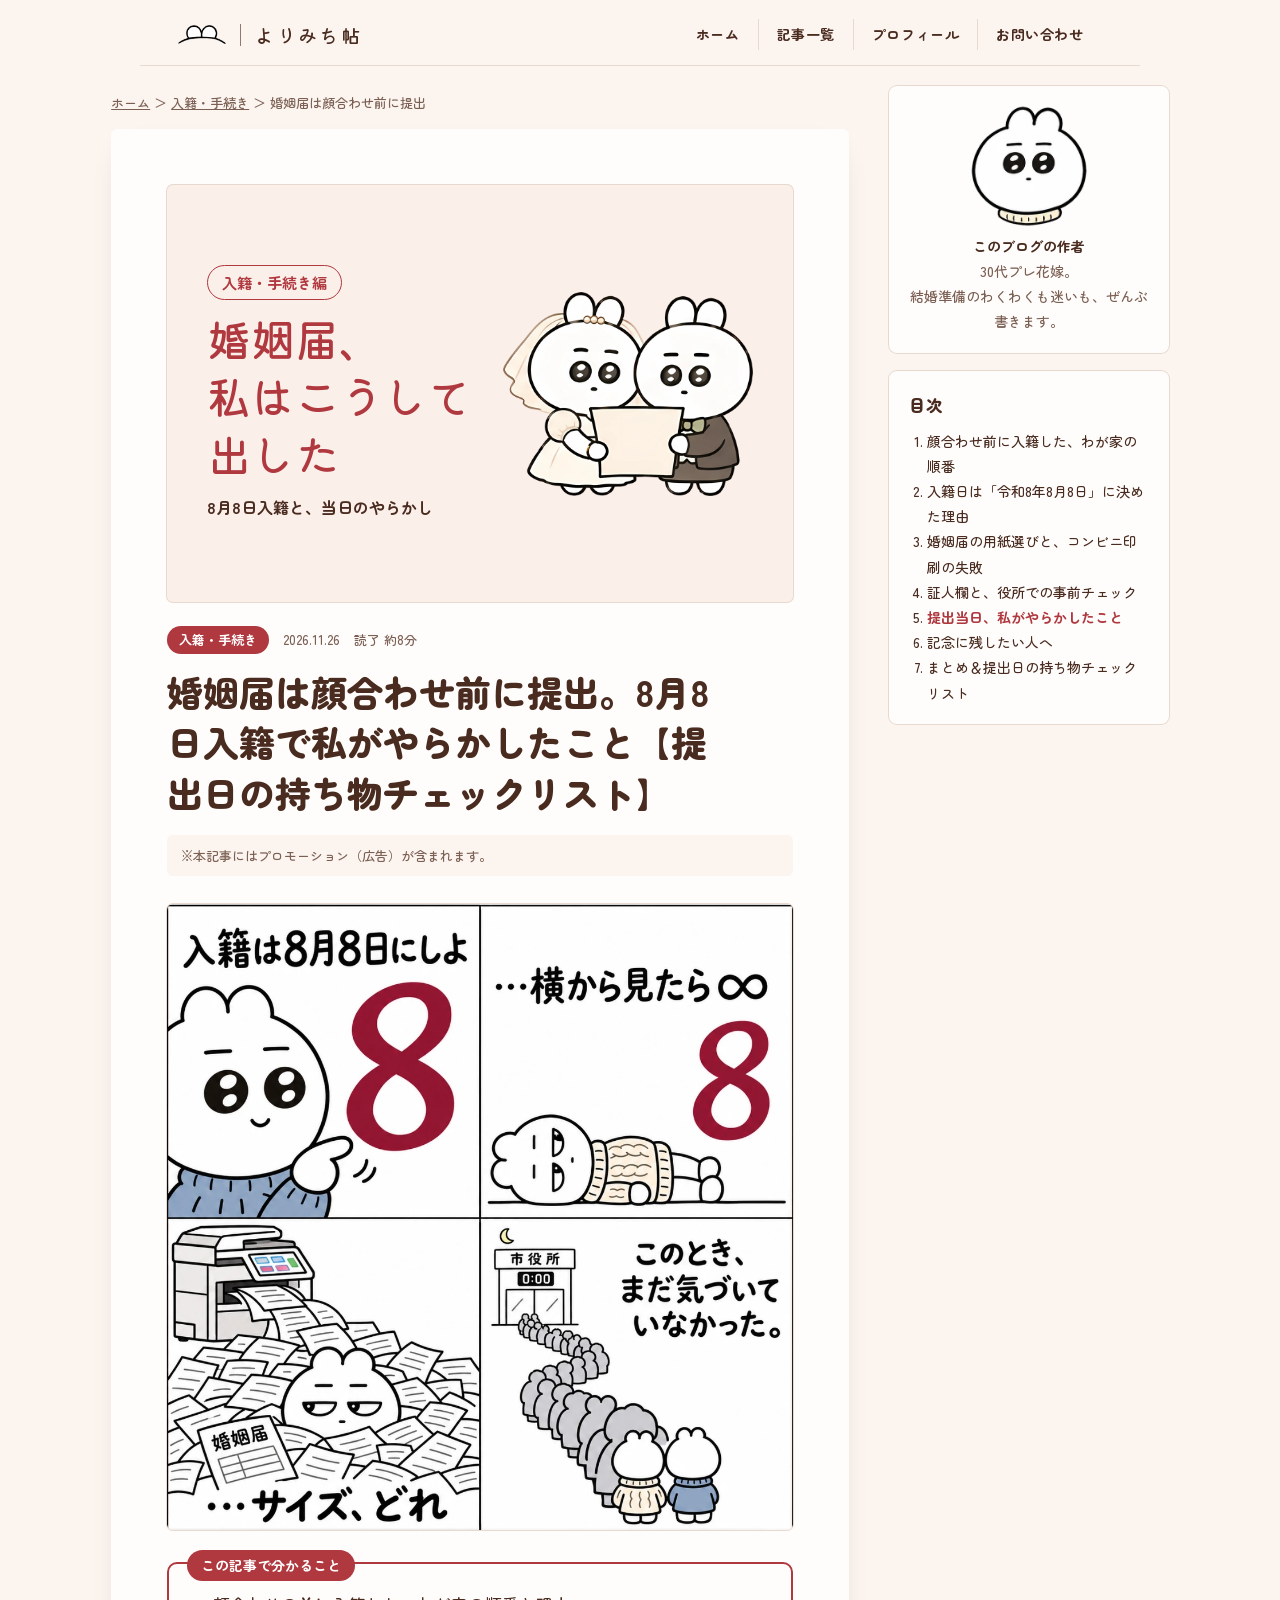
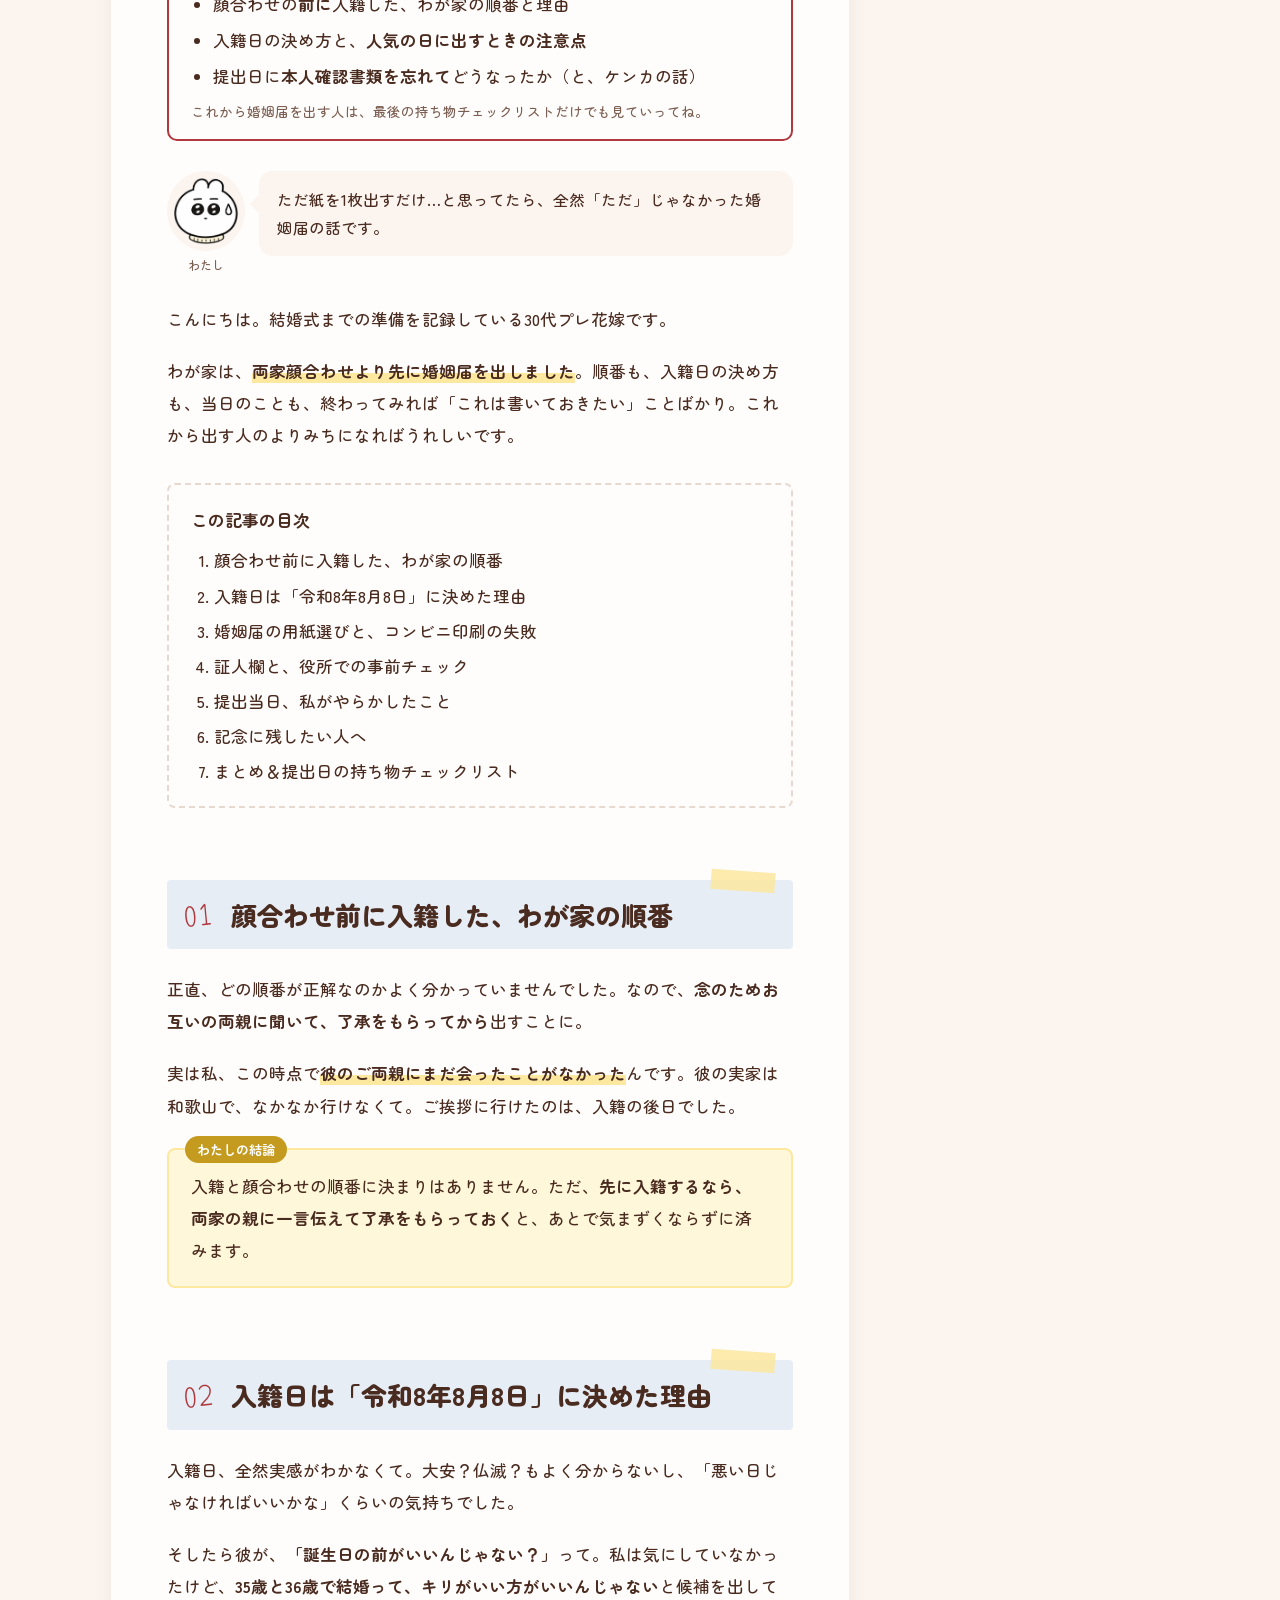
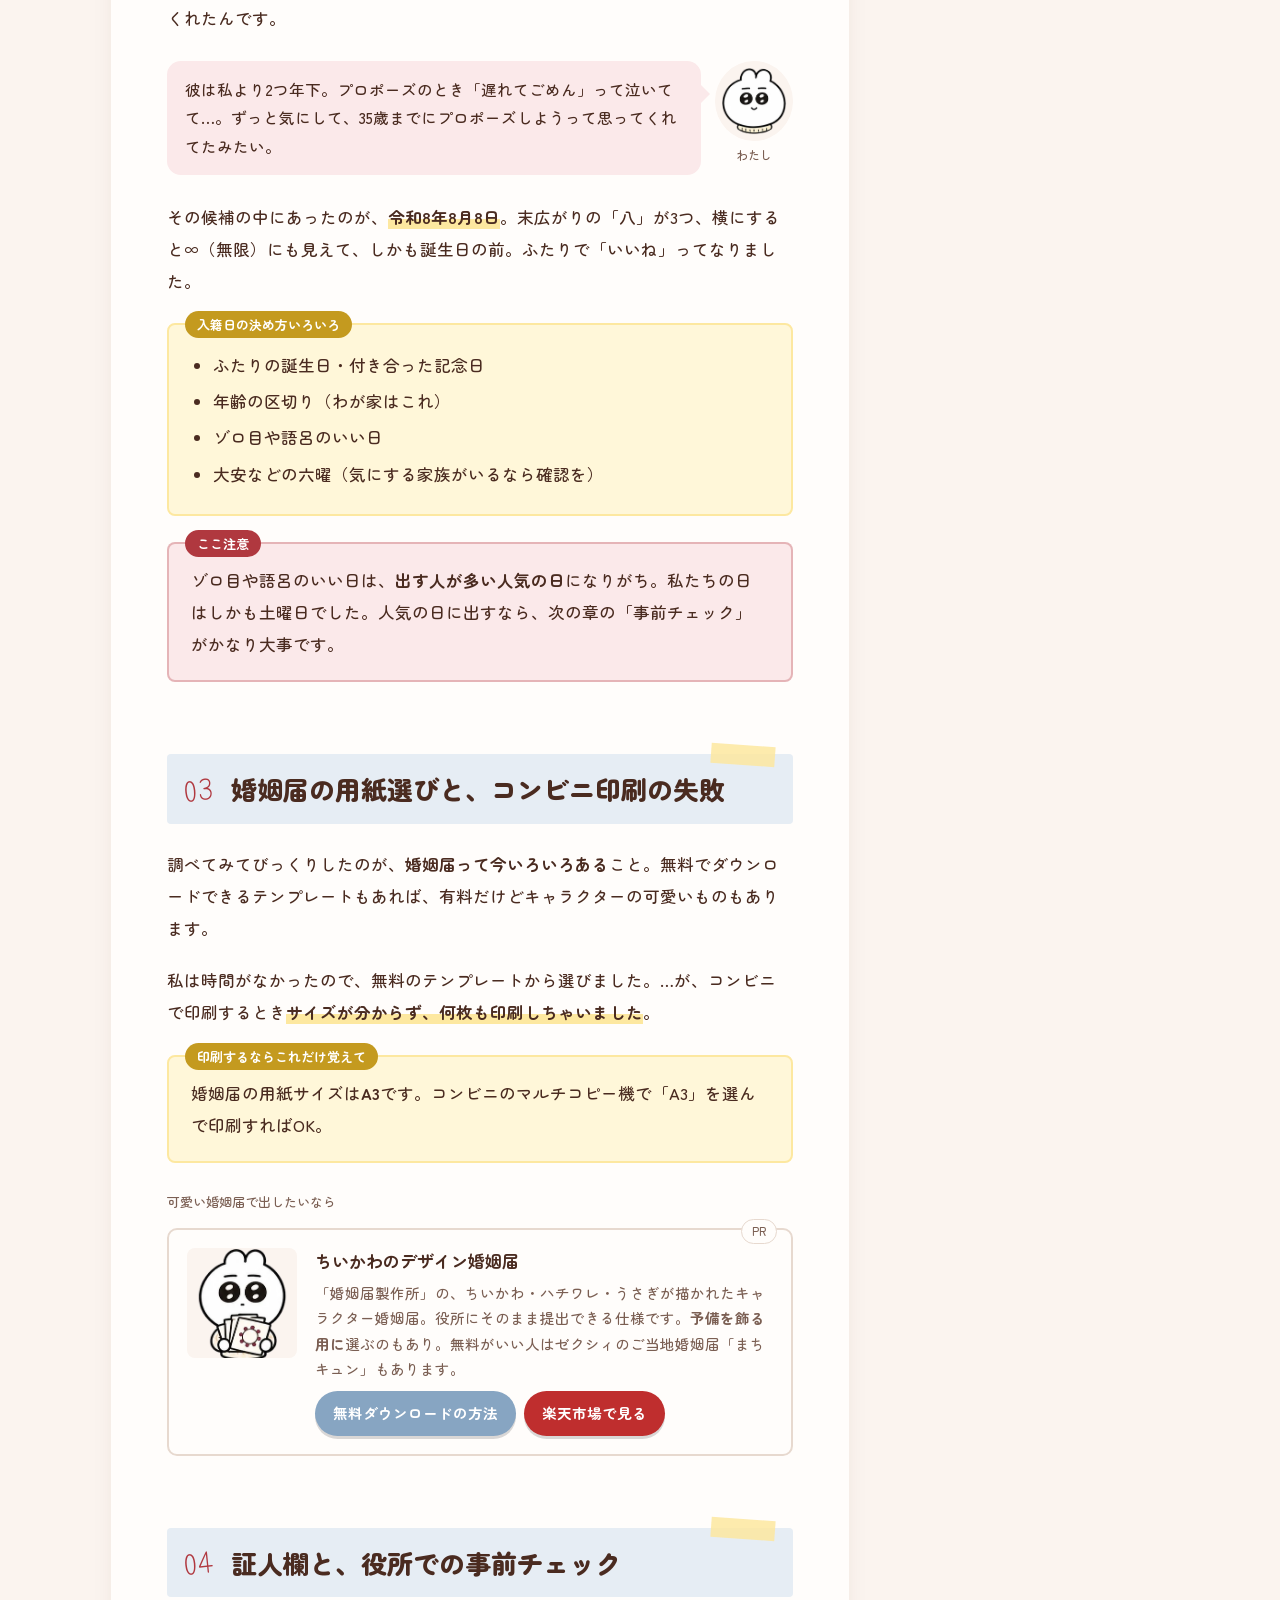
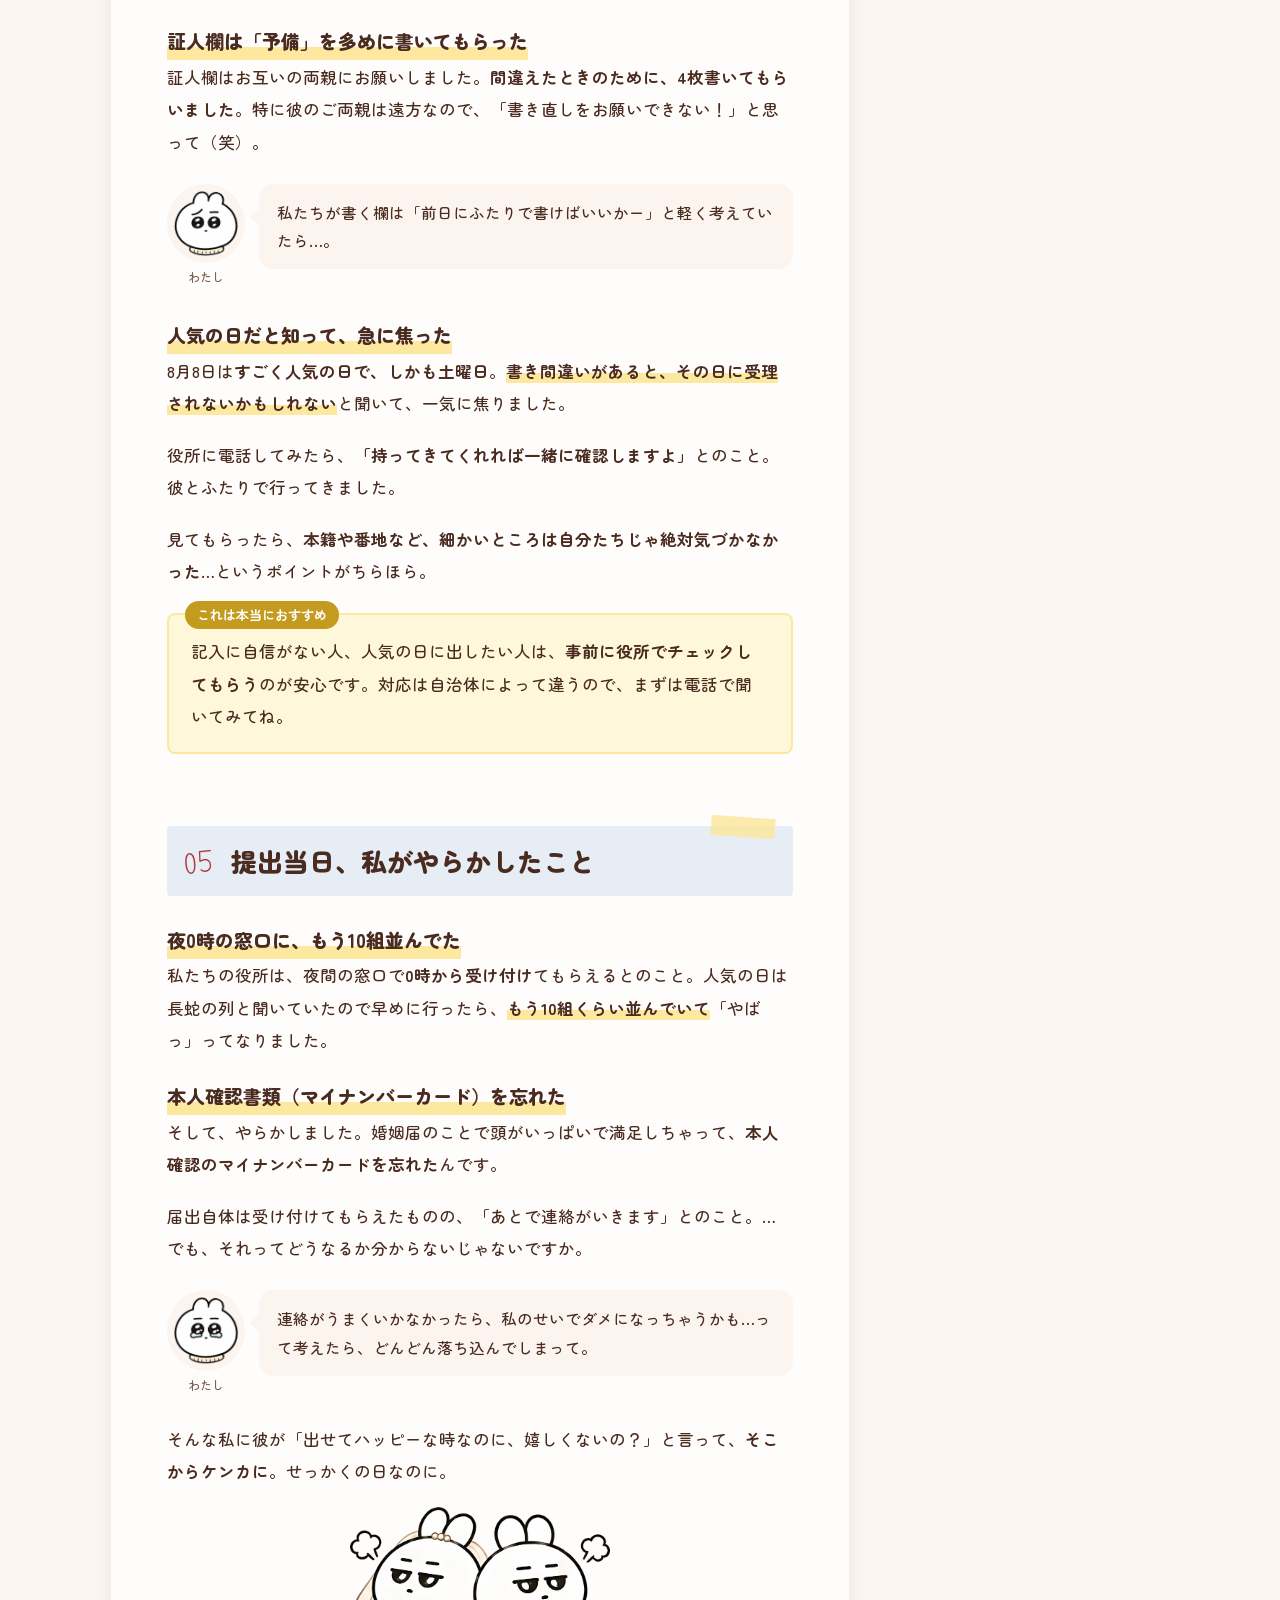
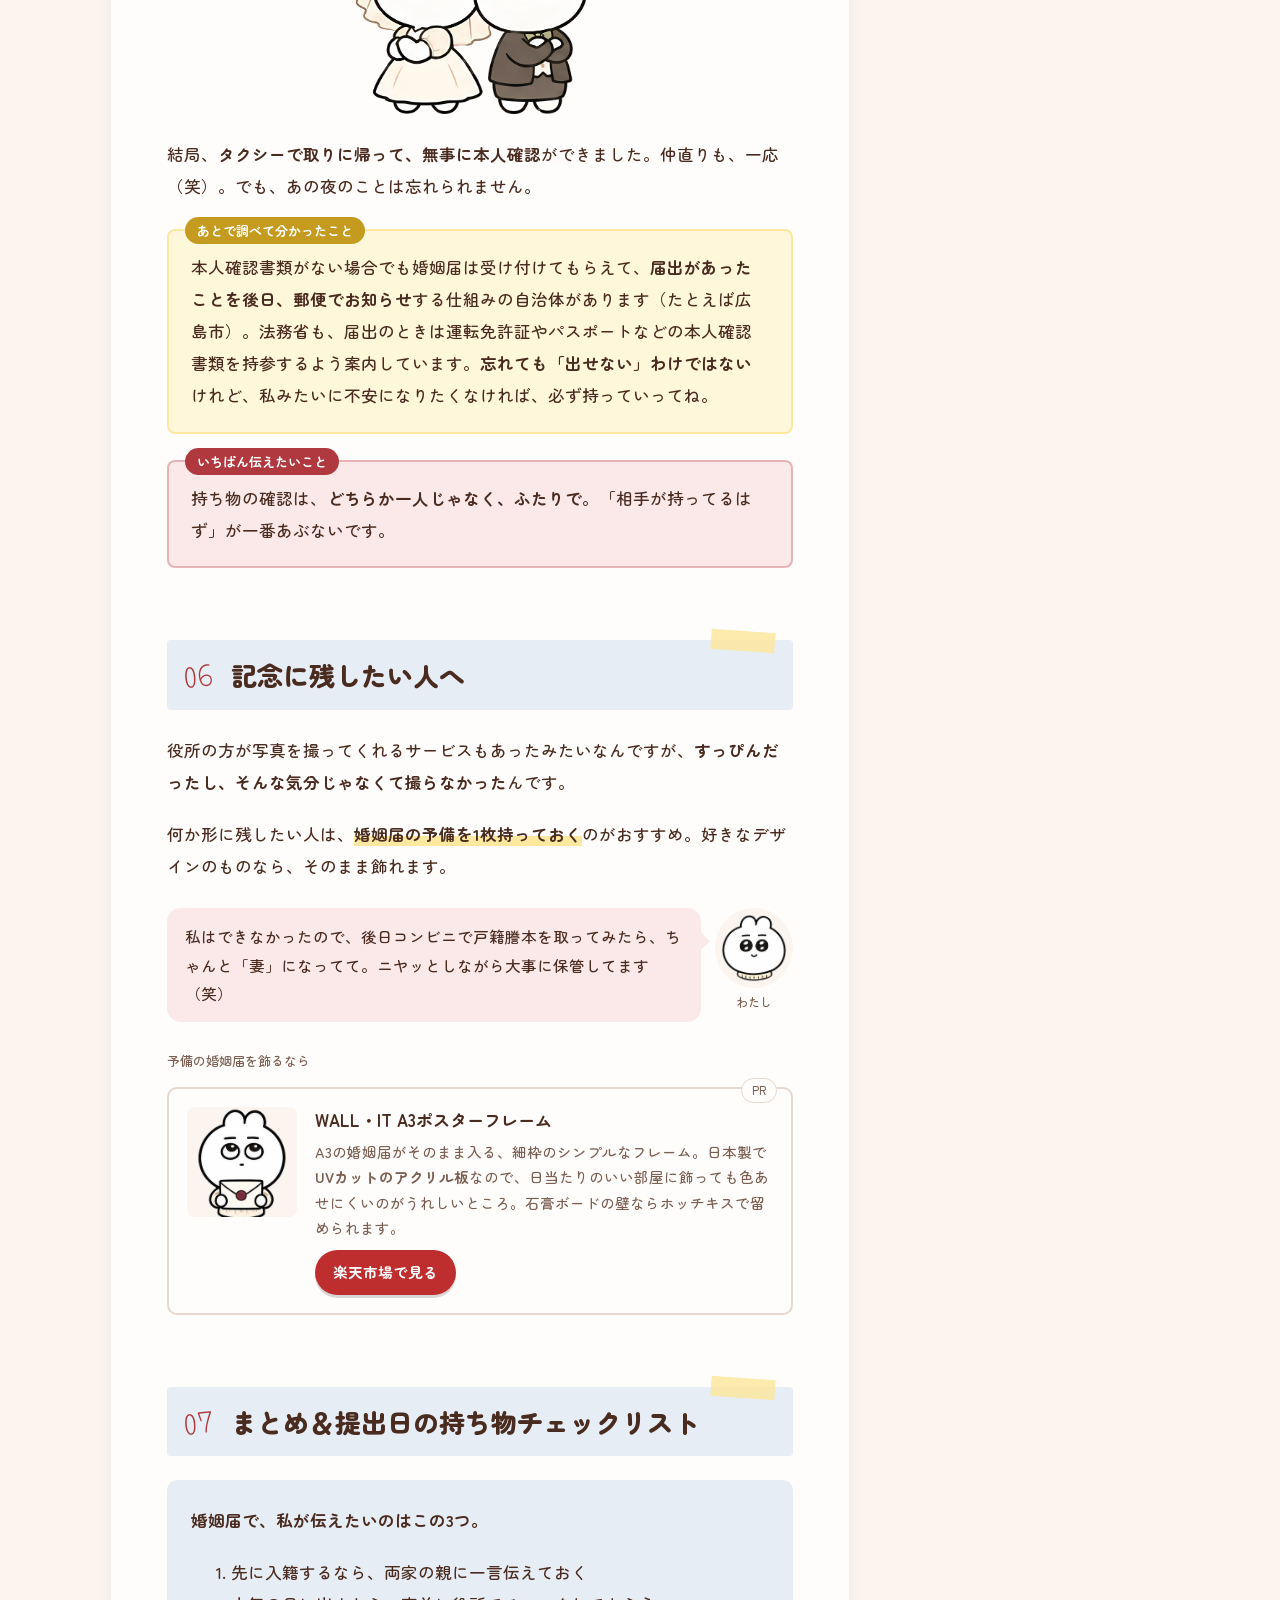
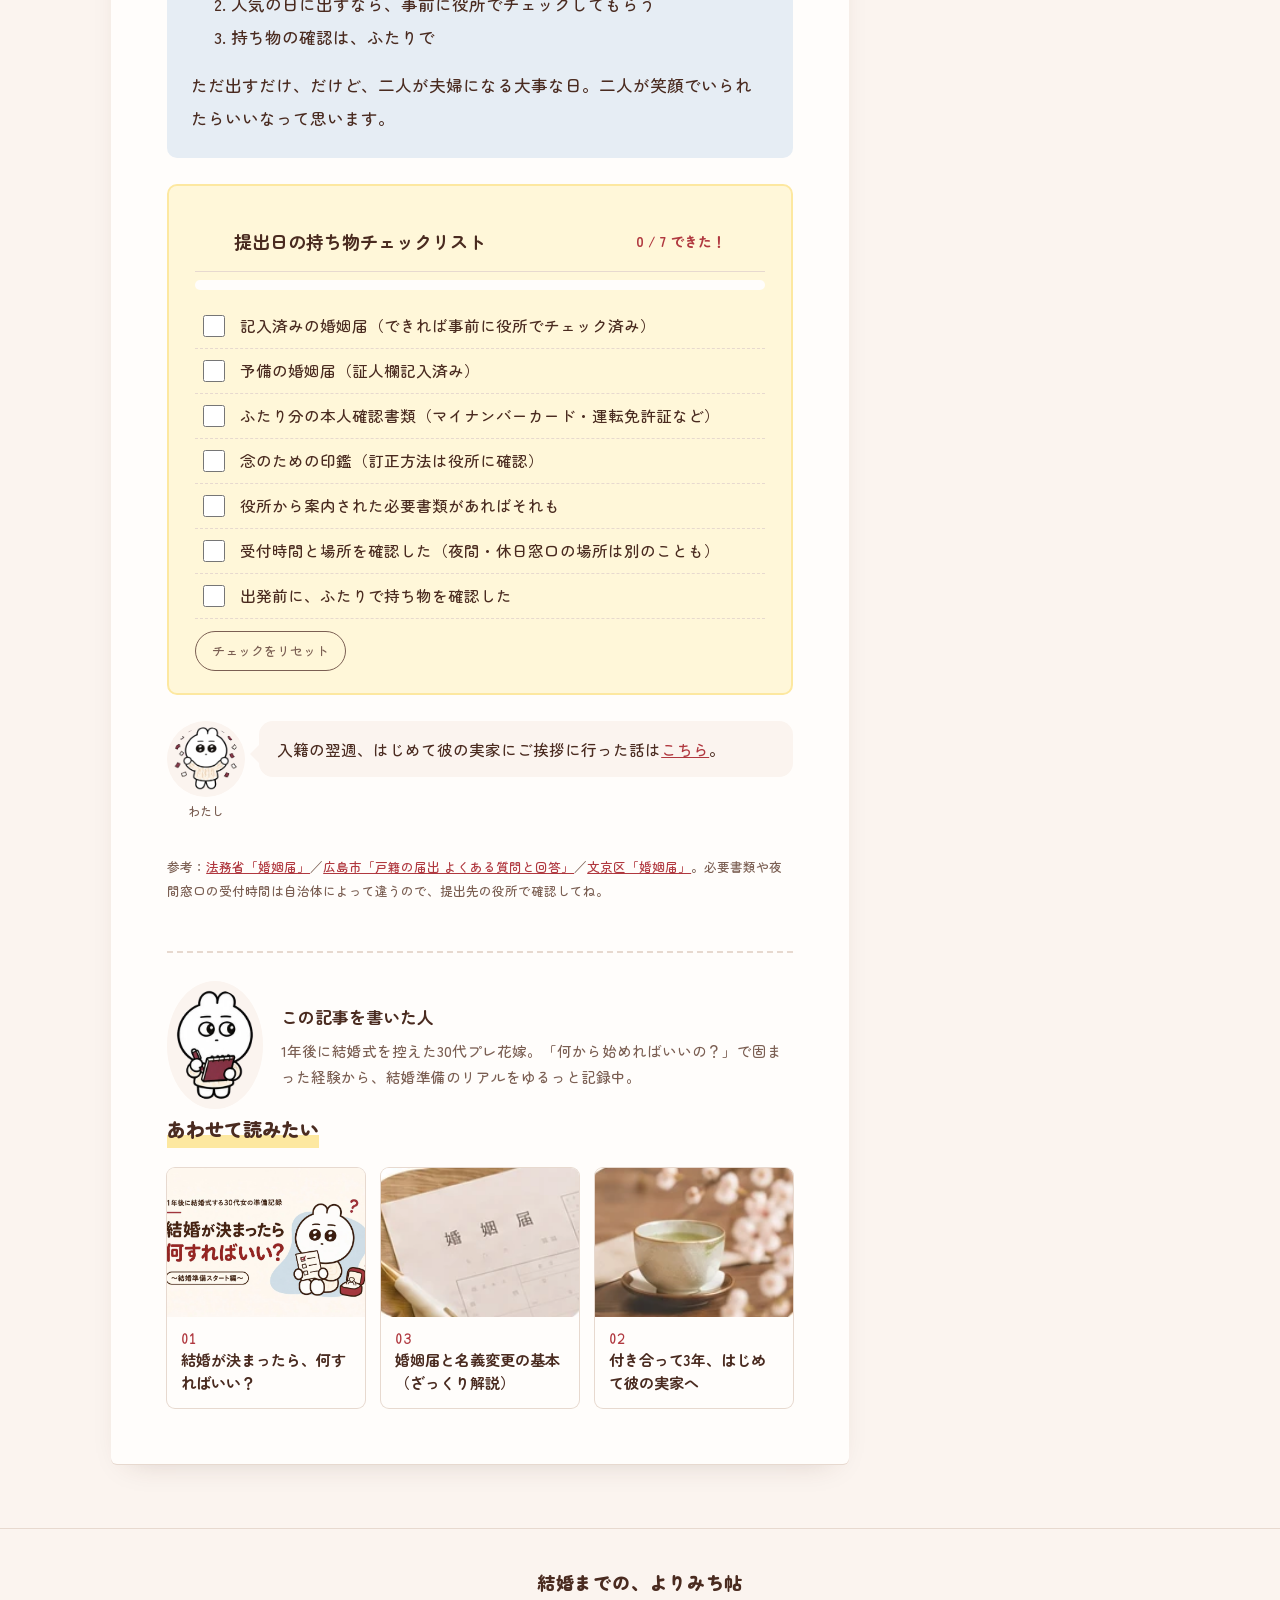
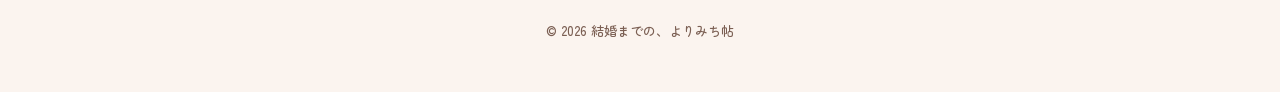
<file: konin.html>
<!DOCTYPE html>
<html lang="ja">
<head>
<meta charset="utf-8">
<meta name="viewport" content="width=device-width, initial-scale=1">
<title>婚姻届は顔合わせ前に提出。8月8日入籍で私がやらかしたこと｜結婚までの、よりみち帖</title>
<meta name="description" content="婚姻届を両家顔合わせの前に出した30代プレ花嫁の体験記。入籍日を8月8日に決めた理由、コンビニ印刷のサイズ、人気の日の事前チェック、提出日に本人確認書類を忘れた話と持ち物チェックリスト。">
<!--
  ▼アフィリエイトリンクの差し替えメモ
  ・Amazon：いまは掲載なし（アソシエイト合格後に追加予定）
  ・楽天：楽天アフィリエイトのリンクに差し替え済み（class="aff-rakuten"）
  ・式場探しサイト：ASP（A8.net等）で提携できたら、そのリンクに差し替えOK
  ※アフィリンクには rel="sponsored" を付けています（Google推奨）
-->
<link rel="preconnect" href="https://fonts.googleapis.com">
<link rel="preconnect" href="https://fonts.gstatic.com" crossorigin>
<link href="https://fonts.googleapis.com/css2?family=Kiwi+Maru:wght@400;500&family=Zen+Maru+Gothic:wght@400;500;700;900&family=Yomogi&display=swap" rel="stylesheet">
<style>
/* VOICE: 30代プレ花嫁の、気さくで丁寧な「先輩のノート」
   IDEA: 結婚準備の手帳。ちぎった紙・付箋・マステ・手書きの赤線
   PICTURE: 添付のアイキャッチ＋うさぎキャラが各章で一緒に悩む
   COLOUR and TYPE: 生成り地・こげ茶・えんじ赤／くすみ青・レモン黄の紙片。Zen Maru Gothic＋手書きYomogi
   LAYOUT: 記事本文720px中心、ヘッダーはデザイン案そのまま、PCは右に目次サイドバー */
:root{color-scheme:light dark;
--bg:light-dark(#fbf4ef,#221a17);--paper:light-dark(#fffdfb,#2d2420);--ink:light-dark(#4a2b20,#f3e6dc);
--sub:light-dark(#7b5f53,#c9b3a6);--red:light-dark(#b0383f,#e8777c);--blue:light-dark(#87a5c2,#5f7c99);
--blue-l:light-dark(#e6edf4,#2b3540);--yel:light-dark(#fde8a0,#5a4b22);--yel-l:light-dark(#fff7d9,#3a3220);
--pink-l:light-dark(#fbe9ea,#3d2629);--line:light-dark(#e7d9cf,#4a3c35)}
:root[data-theme=light]{color-scheme:light}:root[data-theme=dark]{color-scheme:dark}
*{box-sizing:border-box;min-width:0}
html{scroll-behavior:smooth;scroll-padding-top:24px}
body{margin:0;background:var(--bg);color:var(--ink);font:16.5px/1.95 "Zen Maru Gothic",system-ui,sans-serif;overflow-x:clip;font-weight:500}
img{max-width:100%;height:auto;display:block}
a{color:var(--red)}
.hand{font-family:Yomogi,"Zen Maru Gothic",cursive;font-weight:400}

/* header */
.site-h{display:flex;flex-wrap:wrap;gap:12px 32px;align-items:center;justify-content:space-between;padding:22px max(5vw,16px)}
.logo{color:var(--ink);text-decoration:none;font-weight:900;font-size:24px;letter-spacing:.04em;position:relative;padding-bottom:10px}
.logo svg{position:absolute;left:0;bottom:-4px;width:100%;height:14px}
.gnav{display:flex;flex-wrap:wrap;font-size:14px;font-weight:700}
.gnav a{color:var(--ink);text-decoration:none;padding:6px 16px;border-left:1px solid var(--sub)}
.gnav a:first-child{border-left:0}

.wrap{max-width:1160px;margin:0 auto;padding:0 max(4vw,16px) 64px;display:grid;grid-template-columns:minmax(0,1fr);gap:40px}
@media(min-width:1000px){.wrap{grid-template-columns:minmax(0,1fr) 280px}}
.crumb{font-size:13px;color:var(--sub);margin:4px 0 14px}.crumb a{color:var(--sub)}

article{background:var(--paper);border-radius:6px;padding:clamp(20px,4.5vw,56px);box-shadow:0 1px 0 var(--line),0 12px 30px -18px rgba(74,43,32,.25)}
.eye{border-radius:6px;overflow:hidden;margin:0 0 24px;box-shadow:0 0 0 1px var(--line)}
.meta{display:flex;flex-wrap:wrap;gap:8px 14px;font-size:13px;color:var(--sub);align-items:center}
.cat{background:var(--red);color:#fff;border-radius:99px;padding:1px 12px;font-weight:700}
h1{font-size:clamp(25px,4vw,36px);line-height:1.4;margin:12px 0 18px;font-weight:900;text-wrap:balance}
.pr{font-size:13px;color:var(--sub);background:var(--bg);border-radius:6px;padding:8px 14px;margin:0 0 28px}

h2{font-size:clamp(21px,3vw,26px);line-height:1.45;margin:72px 0 24px;font-weight:900;position:relative;padding:16px 20px 16px 64px;background:var(--blue-l);border-radius:4px;text-wrap:balance}
h2 .no{position:absolute;left:16px;top:50%;transform:translateY(-50%) rotate(-6deg);font-family:Yomogi,cursive;color:var(--red);font-size:30px;font-weight:400}
h2::after{content:"";position:absolute;right:18px;top:-9px;width:64px;height:20px;background:color-mix(in srgb,var(--yel) 85%,transparent);transform:rotate(4deg)}
h3{font-size:19px;margin:40px 0 12px;font-weight:900;padding-bottom:6px;background:linear-gradient(transparent 62%,var(--yel) 62%) left bottom/auto no-repeat;display:inline;line-height:2.1}
h3+*{margin-top:14px}
p{margin:0 0 1.2em}
.mk{background:linear-gradient(transparent 60%,var(--yel) 60%);font-weight:700}
.em{color:var(--red);font-weight:700}

/* speech bubble */
.talk{display:flex;gap:14px;align-items:flex-start;margin:26px 0}
.talk img{width:78px;flex:none;border-radius:50%;background:var(--bg);padding:6px}
.talk .b{position:relative;background:var(--bg);border-radius:14px;padding:14px 18px;font-size:15.5px;line-height:1.85;flex:1}
.talk .b::before{content:"";position:absolute;left:-9px;top:24px;border:9px solid transparent;border-left:0;border-right-color:var(--bg)}
.talk .nm{display:block;font-size:12px;color:var(--sub);text-align:center;margin-top:2px}
.talk.r{flex-direction:row-reverse}.talk.r .b{background:var(--pink-l)}
.talk.r .b::before{left:auto;right:-9px;border-right:0;border-left:9px solid var(--pink-l);border-top-color:transparent;border-bottom-color:transparent}

/* toc */
.toc{border:2px dashed var(--line);border-radius:8px;padding:18px 22px 10px;margin:32px 0;background:var(--paper)}
.toc b{font-size:17px}.toc ol{margin:8px 0;padding-left:1.4em}.toc li{margin:3px 0}
.toc a{color:var(--ink);text-decoration:none}.toc a:hover{color:var(--red);text-decoration:underline}

/* boxes */
.box{border-radius:8px;padding:20px 22px;margin:26px 0;position:relative}
.box.point{background:var(--yel-l);border:2px solid var(--yel)}
.box.warn{background:var(--pink-l);border:2px solid color-mix(in srgb,var(--red) 30%,transparent)}
.box .lb{position:absolute;top:-14px;left:16px;background:var(--red);color:#fff;font-size:13px;font-weight:700;padding:1px 12px;border-radius:99px}
.box.point .lb{background:#c49a1f}
.box ul,.box ol{margin:4px 0;padding-left:1.3em}.box li{margin:4px 0}.box p:last-child{margin:0}

/* timeline */
.tl{list-style:none;margin:24px 0;padding:0;position:relative}
.tl::before{content:"";position:absolute;left:66px;top:8px;bottom:8px;border-left:2px dotted var(--red)}
.tl li{display:grid;grid-template-columns:56px minmax(0,1fr);gap:24px;padding:10px 0;position:relative}
.tl li::after{content:"";position:absolute;left:61px;top:22px;width:12px;height:12px;border-radius:50%;background:var(--paper);border:3px solid var(--red)}
.tl .t{font-family:Yomogi,cursive;color:var(--red);font-size:17px;text-align:right;line-height:1.3;padding-top:8px;white-space:nowrap}
.tl .c{background:var(--bg);border-radius:8px;padding:10px 16px}
.tl .c b{display:block;font-size:16px}.tl .c span{font-size:14.5px;color:var(--sub)}

/* talk cards */
.topics{display:grid;grid-template-columns:repeat(auto-fit,minmax(min(100%,260px),1fr));gap:14px;margin:22px 0}
.tp{background:var(--paper);border:1.5px solid var(--line);border-radius:8px;padding:16px 18px;position:relative}
.tp .n{font-family:Yomogi,cursive;color:var(--red);font-size:22px;line-height:1}
.tp b{font-size:16.5px;display:block;margin:4px 0}
.tp p{font-size:14.5px;margin:0;color:var(--sub);line-height:1.75}
.tp .q{display:block;margin-top:8px;font-size:13.5px;background:var(--blue-l);border-radius:6px;padding:6px 10px;color:var(--ink);line-height:1.7}

/* steps */
.steps{counter-reset:s;list-style:none;padding:0;margin:20px 0}
.steps>li{counter-increment:s;position:relative;padding:4px 0 22px 58px}
.steps>li::before{content:counter(s);position:absolute;left:0;top:0;width:40px;height:40px;border-radius:50%;background:var(--red);color:#fff;font-weight:900;display:grid;place-items:center;font-size:18px}
.steps>li::after{content:"";position:absolute;left:19px;top:44px;bottom:4px;border-left:2px solid var(--line)}
.steps>li:last-child::after{display:none}
.steps b{font-size:17px}.steps p{margin:4px 0 0;font-size:15.5px}

/* figures */
.figs{display:grid;grid-template-columns:repeat(auto-fit,minmax(min(100%,180px),1fr));gap:12px;margin:22px 0 8px}
.fg{background:var(--bg);border-radius:8px;padding:14px 16px}
.fg .v{font-size:clamp(26px,4vw,32px);font-weight:900;color:var(--red);line-height:1.2;white-space:nowrap}
.fg .v small{font-size:15px;margin-left:2px}
.fg .k{font-size:13.5px;color:var(--sub);line-height:1.6;margin-top:4px}
.src{font-size:12.5px;color:var(--sub);margin:4px 0 20px}
.bars{margin:18px 0}
.bar{display:grid;grid-template-columns:8.5em minmax(0,1fr) 5.2em;gap:10px;align-items:center;font-size:14px;margin:8px 0}
.bar i{display:block;height:16px;border-radius:3px;background:var(--blue)}
.bar i.r{background:var(--red)}
.bar span:last-child{text-align:right;font-weight:700;white-space:nowrap}

/* tables */
.tbl{width:100%;border-collapse:collapse;font-size:15px;margin:18px 0}
.tbl th,.tbl td{border-bottom:1px solid var(--line);padding:10px 8px;text-align:left;vertical-align:top}
.tbl th{background:var(--blue-l);font-weight:700}
@media(max-width:600px){.stack thead{display:none}.stack tr{display:grid;padding:10px 0;border-bottom:1px solid var(--line)}.stack td{border:0;padding:3px 0 3px 6.5em;display:flow-root}.stack td::before{content:attr(data-l);float:left;width:6em;margin-left:-6.5em;font-weight:700;color:var(--sub);font-size:13px}}

/* product cards */
.free{display:grid;gap:16px;margin:18px 0}
.fr{display:grid;grid-template-columns:96px minmax(0,1fr);gap:18px;border:2.5px solid var(--blue);border-radius:10px;padding:20px 18px 18px;background:var(--blue-l);position:relative}
.fr .fb{position:absolute;top:-13px;left:16px;background:var(--blue);color:#fff;font-weight:900;font-size:13px;padding:1px 14px;border-radius:99px}
.fr .ic{width:96px;height:96px;border-radius:50%;background:var(--paper);display:grid;place-items:center;overflow:hidden}.fr .ic img{width:80px}
.fr>div>b{font-size:17px;display:block}.fr p{font-size:14.5px;margin:6px 0 10px;line-height:1.8}
@media(max-width:520px){.fr{grid-template-columns:1fr}.fr .ic{margin:0 auto}}
.prod{display:grid;grid-template-columns:110px minmax(0,1fr);gap:18px;border:2px solid var(--line);border-radius:10px;padding:18px;margin:22px 0;background:var(--paper);position:relative}
.prod .ic{width:110px;height:110px;border-radius:8px;background:var(--bg);display:grid;place-items:center;overflow:hidden}
.prod .ic img{width:92px}
.prod .tag{position:absolute;top:-11px;right:14px;font-size:11.5px;background:var(--paper);border:1px solid var(--line);color:var(--sub);border-radius:99px;padding:0 10px}
.prod>div>b{font-size:17px;display:block;line-height:1.5}
.prod p{font-size:14.5px;color:var(--sub);margin:6px 0 10px;line-height:1.75}
.btns{display:flex;flex-wrap:wrap;gap:8px}
.btn{display:inline-flex;align-items:center;justify-content:center;min-height:44px;padding:8px 18px;border-radius:99px;font-weight:700;font-size:14.5px;text-decoration:none;color:#fff;box-shadow:0 3px 0 rgba(0,0,0,.15);transition:transform .15s}
.btn:hover{transform:translateY(-2px)}
.btn.amz{background:#e59a2b}.btn.shop{background:#6f8fae}.btn.rkt{background:#bf2e2e}.btn.shop{background:var(--blue);color:#fff}
@media(max-width:520px){.prod{grid-template-columns:1fr}.prod .ic{width:100%;height:120px}}

/* site cards */
.sites{display:grid;grid-template-columns:repeat(auto-fit,minmax(min(100%,200px),1fr));gap:12px;margin:18px 0}
.site{border:1.5px solid var(--line);border-radius:8px;padding:14px 16px;background:var(--paper)}
.site b{font-size:16px}.site p{font-size:13.5px;color:var(--sub);margin:4px 0 10px;line-height:1.7}
.site .btn{min-height:40px;font-size:13.5px;padding:6px 14px}

/* checklist */
.check{background:var(--yel-l);border-radius:10px;padding:22px clamp(16px,3vw,26px);margin:26px 0;border:2px solid var(--yel)}
.check .hd{display:flex;flex-wrap:wrap;justify-content:space-between;align-items:center;gap:8px;margin-bottom:8px}
.check .hd b{font-size:18px}
.prog{font-size:14px;font-weight:700;color:var(--red)}
.meter{height:10px;border-radius:99px;background:var(--paper);overflow:hidden;margin:6px 0 14px}
.meter i{display:block;height:100%;width:0;background:var(--red);transition:width .3s}
.check label{display:flex;gap:12px;align-items:flex-start;padding:8px 4px;border-bottom:1px dashed var(--line);cursor:pointer;font-size:15.5px;line-height:1.7}
.check input{width:22px;height:22px;accent-color:var(--red);flex:none;margin-top:3px}
.check input:checked+span{text-decoration:line-through;color:var(--sub)}
.check input:focus-visible{outline:3px solid var(--blue);outline-offset:2px}
.reset{margin-top:12px;background:none;border:1.5px solid var(--sub);color:var(--sub);border-radius:99px;padding:6px 16px;font:inherit;font-size:13px;cursor:pointer;min-height:40px}

/* faq */
details{border-bottom:1px solid var(--line);padding:6px 0}
summary{cursor:pointer;font-weight:700;padding:10px 0 10px 34px;position:relative;list-style:none}
summary::-webkit-details-marker{display:none}
summary::before{content:"Q";position:absolute;left:0;top:8px;width:24px;height:24px;border-radius:50%;background:var(--red);color:#fff;font-size:13px;display:grid;place-items:center}
details p{padding-left:34px;font-size:15.5px}

/* summary & author */
.matome{background:var(--blue-l);border-radius:10px;padding:24px;margin:24px 0}
.manga{margin:0 0 32px;border-radius:6px;overflow:hidden;box-shadow:0 0 0 1px var(--line)}.manga img{width:100%}
.author{display:grid;grid-template-columns:96px minmax(0,1fr);gap:18px;align-items:center;border-top:2px dashed var(--line);margin-top:48px;padding-top:28px}
.author img{width:96px;border-radius:50%;background:var(--bg);padding:8px}
.author b{font-size:17px}.author p{font-size:14.5px;color:var(--sub);margin:4px 0 0;line-height:1.8}

/* related */
.rel{display:grid;grid-template-columns:repeat(auto-fit,minmax(min(100%,190px),1fr));gap:16px;margin-top:20px}
.rel a{text-decoration:none;color:var(--ink);background:var(--paper);border-radius:8px;overflow:hidden;box-shadow:0 0 0 1px var(--line)}
.rel img{width:100%;aspect-ratio:4/3;object-fit:cover}
.rel span{display:block;padding:10px 14px 14px;font-weight:700;font-size:15px;line-height:1.5}
.rel small{display:block;color:var(--red);font-family:Yomogi,cursive;font-size:15px}

/* sidebar */
aside{display:none}
@media(min-width:1000px){aside{display:block}}
.side{position:sticky;top:20px;display:grid;gap:18px}
.sb{background:var(--paper);border-radius:8px;padding:18px 20px;box-shadow:0 0 0 1px var(--line)}
.sb .tt{font-weight:900;margin-bottom:8px;display:block}
.sb ol{margin:0;padding-left:1.3em;font-size:14px;line-height:1.8}
.sb a{color:var(--ink);text-decoration:none}.sb a:hover{color:var(--red)}
.sb a.on{color:var(--red);font-weight:700}
.prof{text-align:center;font-size:14px;color:var(--sub);line-height:1.8}
.prof img{width:120px;margin:0 auto 6px}

footer{text-align:center;padding:36px 16px 48px;font-size:13px;color:var(--sub);border-top:1px solid var(--line)}
footer .logo{font-size:18px;display:inline-block;margin-bottom:8px}

.fade{opacity:0;transform:translateY(14px);transition:opacity .6s,transform .6s}
.fade.in{opacity:1;transform:none}
@media(prefers-reduced-motion:reduce){.fade{opacity:1;transform:none;transition:none}html{scroll-behavior:auto}.btn{transition:none}}
@media(max-width:600px){body{font-size:16px}.talk img{width:60px}.gnav a{padding:4px 10px}h2{padding-left:52px}h2 .no{left:12px;font-size:25px}.bar{grid-template-columns:6.5em minmax(0,1fr) 4.6em;font-size:13px}}
@media(max-width:640px){.gnav{width:100%;flex-wrap:nowrap;font-size:clamp(11.5px,3.5vw,14px)}.gnav a{flex:1 1 auto;text-align:center;white-space:nowrap;padding:6px 2px!important;letter-spacing:0}.gnav a::after{left:12%!important;right:12%!important}}

.hd{max-width:1000px;margin:0 auto;padding:16px max(3vw,16px) 12px;display:flex;align-items:center;justify-content:space-between;gap:10px 24px;flex-wrap:wrap;border-bottom:1px solid var(--line);margin-bottom:20px}
.nav{display:flex;font-size:14px;font-weight:700;letter-spacing:.04em}
.nav a{text-decoration:none;color:var(--ink);white-space:nowrap;padding:4px 18px;border-left:1px solid var(--line);line-height:1.6}
.nav a:first-child{border-left:0}
.nav a:hover{color:var(--red)}
.brand{display:flex;align-items:center;gap:14px;text-decoration:none;color:var(--ink);font-family:"Kiwi Maru",serif;font-size:19px;letter-spacing:.12em}
.brand img{width:48px}.brand i{width:1px;height:22px;background:var(--ink);opacity:.6}
@media(max-width:760px){.hd{flex-direction:column;align-items:flex-start}.nav{width:100%;font-size:clamp(11.5px,3.5vw,14px);letter-spacing:0}.nav a{flex:1 1 auto;text-align:center;padding:4px 2px}}
.sumbox{border:2px solid var(--red);border-radius:10px;padding:18px 22px 14px;margin:0 0 30px;background:var(--paper);position:relative}
.sumbox .sum-t{position:absolute;top:-14px;left:18px;margin:0;background:var(--red);color:#fff;font-weight:700;font-size:14px;padding:2px 14px;border-radius:99px}
.sumbox ul{margin:6px 0 6px;padding-left:1.3em}.sumbox li{margin:4px 0}
.sumbox .sum-n{margin:0;font-size:13.5px;color:var(--sub)}
.inline-prod{margin:22px 0 8px}
.inline-prod .lbl{font-size:13px;color:var(--sub);margin:0 0 -8px}
.eye-card{display:grid;grid-template-columns:minmax(0,1.15fr) minmax(0,1fr);align-items:center;gap:8px;background:#fbefe9;border-radius:6px;padding:clamp(18px,4vw,40px);aspect-ratio:3/2}
.eye-card img{width:100%;height:auto;border:0}
.ec-txt{display:flex;flex-direction:column;gap:10px}
.ec-k{align-self:flex-start;border:1.5px solid var(--red);color:var(--red);border-radius:99px;padding:2px 14px;font-size:clamp(12px,1.6vw,15px);font-weight:700}
.ec-t{font-family:"Kiwi Maru",serif;font-size:clamp(24px,4.6vw,44px);line-height:1.3;color:var(--red)}
.ec-s{font-size:clamp(12px,1.7vw,16px);color:var(--ink);font-weight:700}
.ill-fig{display:block;width:min(260px,60%);height:auto;margin:8px auto 24px;border:0}
</style>
</head>
<body>

<header class="hd">
  <a class="brand" href="index.html"><img src="img/logo.webp" alt=""><i></i>よりみち帖</a>
  <nav class="nav" aria-label="グローバル"><a href="index.html">ホーム</a><a href="index.html#posts">記事一覧</a><a href="index.html#about">プロフィール</a><a href="index.html#contact">お問い合わせ</a></nav>
</header>

<div class="wrap">
<main>
<div class="crumb"><a href="index.html">ホーム</a> ＞ <a href="index.html#posts">入籍・手続き</a> ＞ 婚姻届は顔合わせ前に提出</div>
<article>
  <div class="eye eye-card" role="img" aria-label="婚姻届は顔合わせ前に提出。8月8日入籍で私がやらかしたこと">
    <div class="ec-txt">
      <span class="ec-k">入籍・手続き編</span>
      <span class="ec-t">婚姻届、<br>私はこうして出した</span>
      <span class="ec-s">8月8日入籍と、当日のやらかし</span>
    </div>
    <img src="img/pr_paper.webp" alt="">
  </div>
  <div class="meta"><span class="cat">入籍・手続き</span><time datetime="2026-11-26">2026.11.26</time><span>読了 約8分</span></div>
  <h1>婚姻届は顔合わせ前に提出。8月8日入籍で私がやらかしたこと【提出日の持ち物チェックリスト】</h1>
  <p class="pr">※本記事にはプロモーション（広告）が含まれます。</p>

  <figure class="manga"><img src="img/manga_konin.webp" width="1092" height="1092" alt="4コマ漫画：彼が空中に「8」を書いて「入籍は8月8日にしよ」。わたしは床に横になって「…横から見たら∞」。コピー機から出てきた婚姻届に埋もれて「…サイズ、どれ」。深夜0時の市役所の長い行列の最後尾に並ぶふたり。このとき、まだ気づいていなかった。"></figure>

  <div class="sumbox">
    <p class="sum-t">この記事で分かること</p>
    <ul>
      <li>顔合わせの<b>前に</b>入籍した、わが家の順番と理由</li>
      <li>入籍日の決め方と、<b>人気の日に出すときの注意点</b></li>
      <li>提出日に<b>本人確認書類を忘れて</b>どうなったか（と、ケンカの話）</li>
    </ul>
    <p class="sum-n">これから婚姻届を出す人は、最後の持ち物チェックリストだけでも見ていってね。</p>
  </div>

  <div class="talk"><div><img src="img/f_sweat.webp" alt=""><span class="nm">わたし</span></div><div class="b">ただ紙を1枚出すだけ…と思ってたら、全然「ただ」じゃなかった婚姻届の話です。</div></div>

  <p>こんにちは。結婚式までの準備を記録している30代プレ花嫁です。</p>
  <p>わが家は、<span class="mk">両家顔合わせより先に婚姻届を出しました</span>。順番も、入籍日の決め方も、当日のことも、終わってみれば「これは書いておきたい」ことばかり。これから出す人のよりみちになればうれしいです。</p>

  <nav class="toc" aria-label="目次"><b>この記事の目次</b>
    <ol>
      <li><a href="#k1">顔合わせ前に入籍した、わが家の順番</a></li>
      <li><a href="#k2">入籍日は「令和8年8月8日」に決めた理由</a></li>
      <li><a href="#k3">婚姻届の用紙選びと、コンビニ印刷の失敗</a></li>
      <li><a href="#k4">証人欄と、役所での事前チェック</a></li>
      <li><a href="#k5">提出当日、私がやらかしたこと</a></li>
      <li><a href="#k6">記念に残したい人へ</a></li>
      <li><a href="#k7">まとめ＆提出日の持ち物チェックリスト</a></li>
    </ol>
  </nav>

  <h2 id="k1" class="fade"><span class="no">01</span>顔合わせ前に入籍した、わが家の順番</h2>
  <p>正直、どの順番が正解なのかよく分かっていませんでした。なので、<b>念のためお互いの両親に聞いて、了承をもらってから</b>出すことに。</p>
  <p>実は私、この時点で<span class="mk">彼のご両親にまだ会ったことがなかった</span>んです。彼の実家は和歌山で、なかなか行けなくて。ご挨拶に行けたのは、入籍の後日でした。</p>
  <div class="box point"><span class="lb">わたしの結論</span>
    <p>入籍と顔合わせの順番に決まりはありません。ただ、<b>先に入籍するなら、両家の親に一言伝えて了承をもらっておく</b>と、あとで気まずくならずに済みます。</p>
  </div>

  <h2 id="k2" class="fade"><span class="no">02</span>入籍日は「令和8年8月8日」に決めた理由</h2>
  <p>入籍日、全然実感がわかなくて。大安？仏滅？もよく分からないし、「悪い日じゃなければいいかな」くらいの気持ちでした。</p>
  <p>そしたら彼が、<b>「誕生日の前がいいんじゃない？」</b>って。私は気にしていなかったけど、<b>35歳と36歳で結婚って、キリがいい方がいいんじゃない</b>と候補を出してくれたんです。</p>
  <div class="talk r"><div><img src="img/f_smile.webp" alt=""><span class="nm">わたし</span></div><div class="b">彼は私より2つ年下。プロポーズのとき「遅れてごめん」って泣いてて…。ずっと気にして、35歳までにプロポーズしようって思ってくれてたみたい。</div></div>
  <p>その候補の中にあったのが、<span class="mk">令和8年8月8日</span>。末広がりの「八」が3つ、横にすると∞（無限）にも見えて、しかも誕生日の前。ふたりで「いいね」ってなりました。</p>
  <div class="box point"><span class="lb">入籍日の決め方いろいろ</span>
    <ul>
      <li>ふたりの誕生日・付き合った記念日</li>
      <li>年齢の区切り（わが家はこれ）</li>
      <li>ゾロ目や語呂のいい日</li>
      <li>大安などの六曜（気にする家族がいるなら確認を）</li>
    </ul>
  </div>
  <div class="box warn"><span class="lb">ここ注意</span><p>ゾロ目や語呂のいい日は、<b>出す人が多い人気の日</b>になりがち。私たちの日はしかも土曜日でした。人気の日に出すなら、次の章の「事前チェック」がかなり大事です。</p></div>

  <h2 id="k3" class="fade"><span class="no">03</span>婚姻届の用紙選びと、コンビニ印刷の失敗</h2>
  <p>調べてみてびっくりしたのが、<b>婚姻届って今いろいろある</b>こと。無料でダウンロードできるテンプレートもあれば、有料だけどキャラクターの可愛いものもあります。</p>
  <p>私は時間がなかったので、無料のテンプレートから選びました。…が、コンビニで印刷するとき<span class="mk">サイズが分からず、何枚も印刷しちゃいました</span>。</p>
  <div class="box point"><span class="lb">印刷するならこれだけ覚えて</span><p>婚姻届の用紙サイズは<b>A3</b>です。コンビニのマルチコピー機で「A3」を選んで印刷すればOK。</p></div>

  <div class="inline-prod"><p class="lbl">可愛い婚姻届で出したいなら</p>
  <div class="prod"><span class="tag">PR</span><div class="ic"><img src="img/invite.webp" alt=""></div><div>
    <b>ちいかわのデザイン婚姻届</b>
    <p>「婚姻届製作所」の、ちいかわ・ハチワレ・うさぎが描かれたキャラクター婚姻届。役所にそのまま提出できる仕様です。<b>予備を飾る用に</b>選ぶのもあり。無料がいい人はゼクシィのご当地婚姻届「まちキュン」もあります。</p>
    <div class="btns"><a class="btn shop" href="https://zexy.net/article/app002102018/" target="_blank" rel="noopener">無料ダウンロードの方法</a><a class="btn rkt aff-rakuten" href="https://hb.afl.rakuten.co.jp/hgc/1247e6c6.291c6618.1247e6c7.bfaca5d7/?pc=https%3A%2F%2Fitem.rakuten.co.jp%2Fkonin-todoke%2F10000160%2F&amp;link_type=text" target="_blank" rel="sponsored noopener">楽天市場で見る</a></div>
  </div></div>
  </div>

  <h2 id="k4" class="fade"><span class="no">04</span>証人欄と、役所での事前チェック</h2>
  <h3>証人欄は「予備」を多めに書いてもらった</h3>
  <p>証人欄はお互いの両親にお願いしました。<b>間違えたときのために、4枚書いてもらいました</b>。特に彼のご両親は遠方なので、「書き直しをお願いできない！」と思って（笑）。</p>
  <div class="talk"><div><img src="img/f_worry.webp" alt=""><span class="nm">わたし</span></div><div class="b">私たちが書く欄は「前日にふたりで書けばいいかー」と軽く考えていたら…。</div></div>
  <h3>人気の日だと知って、急に焦った</h3>
  <p>8月8日は<b>すごく人気の日で、しかも土曜日</b>。<span class="mk">書き間違いがあると、その日に受理されないかもしれない</span>と聞いて、一気に焦りました。</p>
  <p>役所に電話してみたら、<b>「持ってきてくれれば一緒に確認しますよ」</b>とのこと。彼とふたりで行ってきました。</p>
  <p>見てもらったら、<b>本籍や番地など、細かいところは自分たちじゃ絶対気づかなかった</b>…というポイントがちらほら。</p>
  <div class="box point"><span class="lb">これは本当におすすめ</span><p>記入に自信がない人、人気の日に出したい人は、<b>事前に役所でチェックしてもらう</b>のが安心です。対応は自治体によって違うので、まずは電話で聞いてみてね。</p></div>

  <h2 id="k5" class="fade"><span class="no">05</span>提出当日、私がやらかしたこと</h2>
  <h3>夜0時の窓口に、もう10組並んでた</h3>
  <p>私たちの役所は、夜間の窓口で<b>0時から受け付け</b>てもらえるとのこと。人気の日は長蛇の列と聞いていたので早めに行ったら、<span class="mk">もう10組くらい並んでいて</span>「やばっ」ってなりました。</p>
  <h3>本人確認書類（マイナンバーカード）を忘れた</h3>
  <p>そして、やらかしました。婚姻届のことで頭がいっぱいで満足しちゃって、<b>本人確認のマイナンバーカードを忘れた</b>んです。</p>
  <p>届出自体は受け付けてもらえたものの、「あとで連絡がいきます」とのこと。…でも、それってどうなるか分からないじゃないですか。</p>
  <div class="talk"><div><img src="img/f_cry.webp" alt=""><span class="nm">わたし</span></div><div class="b">連絡がうまくいかなかったら、私のせいでダメになっちゃうかも…って考えたら、どんどん落ち込んでしまって。</div></div>
  <p>そんな私に彼が「出せてハッピーな時なのに、嬉しくないの？」と言って、<b>そこからケンカに</b>。せっかくの日なのに。</p>
  <img class="ill-fig" src="img/pr_pout.webp" alt="ケンカしてむくれるふたり">
  <p>結局、<b>タクシーで取りに帰って、無事に本人確認</b>ができました。仲直りも、一応（笑）。でも、あの夜のことは忘れられません。</p>
  <div class="box point"><span class="lb">あとで調べて分かったこと</span>
    <p>本人確認書類がない場合でも婚姻届は受け付けてもらえて、<b>届出があったことを後日、郵便でお知らせ</b>する仕組みの自治体があります（たとえば広島市）。法務省も、届出のときは運転免許証やパスポートなどの本人確認書類を持参するよう案内しています。<b>忘れても「出せない」わけではない</b>けれど、私みたいに不安になりたくなければ、必ず持っていってね。</p>
  </div>
  <div class="box warn"><span class="lb">いちばん伝えたいこと</span><p>持ち物の確認は、<b>どちらか一人じゃなく、ふたりで</b>。「相手が持ってるはず」が一番あぶないです。</p></div>

  <h2 id="k6" class="fade"><span class="no">06</span>記念に残したい人へ</h2>
  <p>役所の方が写真を撮ってくれるサービスもあったみたいなんですが、<b>すっぴんだったし、そんな気分じゃなくて撮らなかった</b>んです。</p>
  <p>何か形に残したい人は、<span class="mk">婚姻届の予備を1枚持っておく</span>のがおすすめ。好きなデザインのものなら、そのまま飾れます。</p>
  <div class="talk r"><div><img src="img/f_smile.webp" alt=""><span class="nm">わたし</span></div><div class="b">私はできなかったので、後日コンビニで戸籍謄本を取ってみたら、ちゃんと「妻」になってて。ニヤッとしながら大事に保管してます（笑）</div></div>

  <div class="inline-prod"><p class="lbl">予備の婚姻届を飾るなら</p>
  <div class="prod"><span class="tag">PR</span><div class="ic"><img src="img/letter.webp" alt=""></div><div>
    <b>WALL・IT A3ポスターフレーム</b>
    <p>A3の婚姻届がそのまま入る、細枠のシンプルなフレーム。日本製で<b>UVカットのアクリル板</b>なので、日当たりのいい部屋に飾っても色あせにくいのがうれしいところ。石膏ボードの壁ならホッチキスで留められます。</p>
    <div class="btns"><a class="btn rkt aff-rakuten" href="https://hb.afl.rakuten.co.jp/hgc/1247e6c6.291c6618.1247e6c7.bfaca5d7/?pc=https%3A%2F%2Fitem.rakuten.co.jp%2Fsemi-style%2Fsm-wig-gak-a3u0n%2F&amp;link_type=text" target="_blank" rel="sponsored noopener">楽天市場で見る</a></div>
  </div></div>
  </div>

  <h2 id="k7" class="fade"><span class="no">07</span>まとめ＆提出日の持ち物チェックリスト</h2>
  <div class="matome">
    <p><b>婚姻届で、私が伝えたいのはこの3つ。</b></p>
    <ol>
      <li>先に入籍するなら、両家の親に一言伝えておく</li>
      <li>人気の日に出すなら、事前に役所でチェックしてもらう</li>
      <li>持ち物の確認は、ふたりで</li>
    </ol>
    <p style="margin:0">ただ出すだけ、だけど、二人が夫婦になる大事な日。二人が笑顔でいられたらいいなって思います。</p>
  </div>

  <div class="check" id="checklist">
    <div class="hd"><b>提出日の持ち物チェックリスト</b><span class="prog" id="prog">0 / 0</span></div>
    <div class="meter"><i id="meter"></i></div>
    <div id="items"></div>
    <button class="reset" type="button" id="reset">チェックをリセット</button>
  </div>

  <div class="talk"><div><img src="img/yay.webp" alt=""><span class="nm">わたし</span></div><div class="b">入籍の翌週、はじめて彼の実家にご挨拶に行った話は<a href="aisatsu.html">こちら</a>。</div></div>

  <p class="src" style="margin-top:32px">参考：<a href="https://www.moj.go.jp/ONLINE/FAMILYREGISTER/5-2" target="_blank" rel="noopener">法務省「婚姻届」</a>／<a href="https://www.city.hiroshima.lg.jp/site/faq/15040.html" target="_blank" rel="noopener">広島市「戸籍の届出 よくある質問と回答」</a>／<a href="https://www.city.bunkyo.lg.jp/tetsuzuki/koseki/kosekitodoke/marriage.html" target="_blank" rel="noopener">文京区「婚姻届」</a>。必要書類や夜間窓口の受付時間は自治体によって違うので、提出先の役所で確認してね。</p>

  <div class="author">
    <img src="img/memo.webp" alt="">
    <div><b>この記事を書いた人</b>
      <p>1年後に結婚式を控えた30代プレ花嫁。「何から始めればいいの？」で固まった経験から、結婚準備のリアルをゆるっと記録中。</p></div>
  </div>

  <h3 style="margin-top:48px">あわせて読みたい</h3>
  <div class="rel">
    <a href="article.html"><img src="img/eyecatch.webp" alt=""><span><small>01</small>結婚が決まったら、何すればいい？</span></a>
    <a href="article.html#s6"><img src="img/pc_kon.webp" alt=""><span><small>03</small>婚姻届と名義変更の基本（ざっくり解説）</span></a>
    <a href="aisatsu.html"><img src="img/pc_kao.webp" alt=""><span><small>02</small>付き合って3年、はじめて彼の実家へ</span></a>
  </div>
</article>

</main>

<aside>
  <div class="side">
    <div class="sb prof"><img src="img/f_normal.webp" alt=""><b style="color:var(--ink)">このブログの作者</b><br>30代プレ花嫁。<br>結婚準備のわくわくも迷いも、ぜんぶ書きます。</div>
    <nav class="sb" aria-label="目次（サイド）"><span class="tt">目次</span><ol id="sidetoc"></ol></nav>
  </div>
</aside>
</div>

<footer><a class="logo" href="index.html">結婚までの、よりみち帖</a><br>© 2026 結婚までの、よりみち帖</footer>

<script>
{
  const list=[
    '記入済みの婚姻届（できれば事前に役所でチェック済み）',
    '予備の婚姻届（証人欄記入済み）',
    'ふたり分の本人確認書類（マイナンバーカード・運転免許証など）',
    '念のための印鑑（訂正方法は役所に確認）',
    '役所から案内された必要書類があればそれも',
    '受付時間と場所を確認した（夜間・休日窓口の場所は別のことも）',
    '出発前に、ふたりで持ち物を確認した'
  ];
  const KEY='yorimichi-konin-check';
  let saved=[];
  try{saved=JSON.parse(localStorage.getItem(KEY)||'[]')}catch(e){saved=[]}
  const box=document.getElementById('items');
  box.innerHTML=list.map((t,i)=>`<label><input type="checkbox" id="ck${i}" ${saved.includes(i)?'checked':''}><span>${t}</span></label>`).join('');
  const upd=()=>{
    const on=[...box.querySelectorAll('input')].map((c,i)=>c.checked?i:-1).filter(i=>i>=0);
    document.getElementById('prog').textContent=on.length+' / '+list.length+' できた！';
    document.getElementById('meter').style.width=(on.length/list.length*100)+'%';
    try{localStorage.setItem(KEY,JSON.stringify(on))}catch(e){}
  };
  box.addEventListener('change',upd);
  document.getElementById('reset').addEventListener('click',()=>{box.querySelectorAll('input').forEach(c=>c.checked=false);upd()});
  upd();

  const hs=[...document.querySelectorAll('article h2')];
  const st=document.getElementById('sidetoc');
  st.innerHTML=hs.map(h=>`<li><a href="#${h.id}">${h.lastChild.textContent.trim()}</a></li>`).join('');
  const links=[...st.querySelectorAll('a')];
  const io=new IntersectionObserver(es=>{es.forEach(e=>{if(e.isIntersecting){links.forEach(a=>a.classList.toggle('on',a.getAttribute('href')==='#'+e.target.id))}})},{rootMargin:'0px 0px -70% 0px'});
  hs.forEach(h=>io.observe(h));

  const fo=new IntersectionObserver(es=>es.forEach(e=>{if(e.isIntersecting){e.target.classList.add('in');fo.unobserve(e.target)}}),{threshold:.1});
  document.querySelectorAll('.fade').forEach(el=>fo.observe(el));
}
</script>
</body>
</html>
</file>
